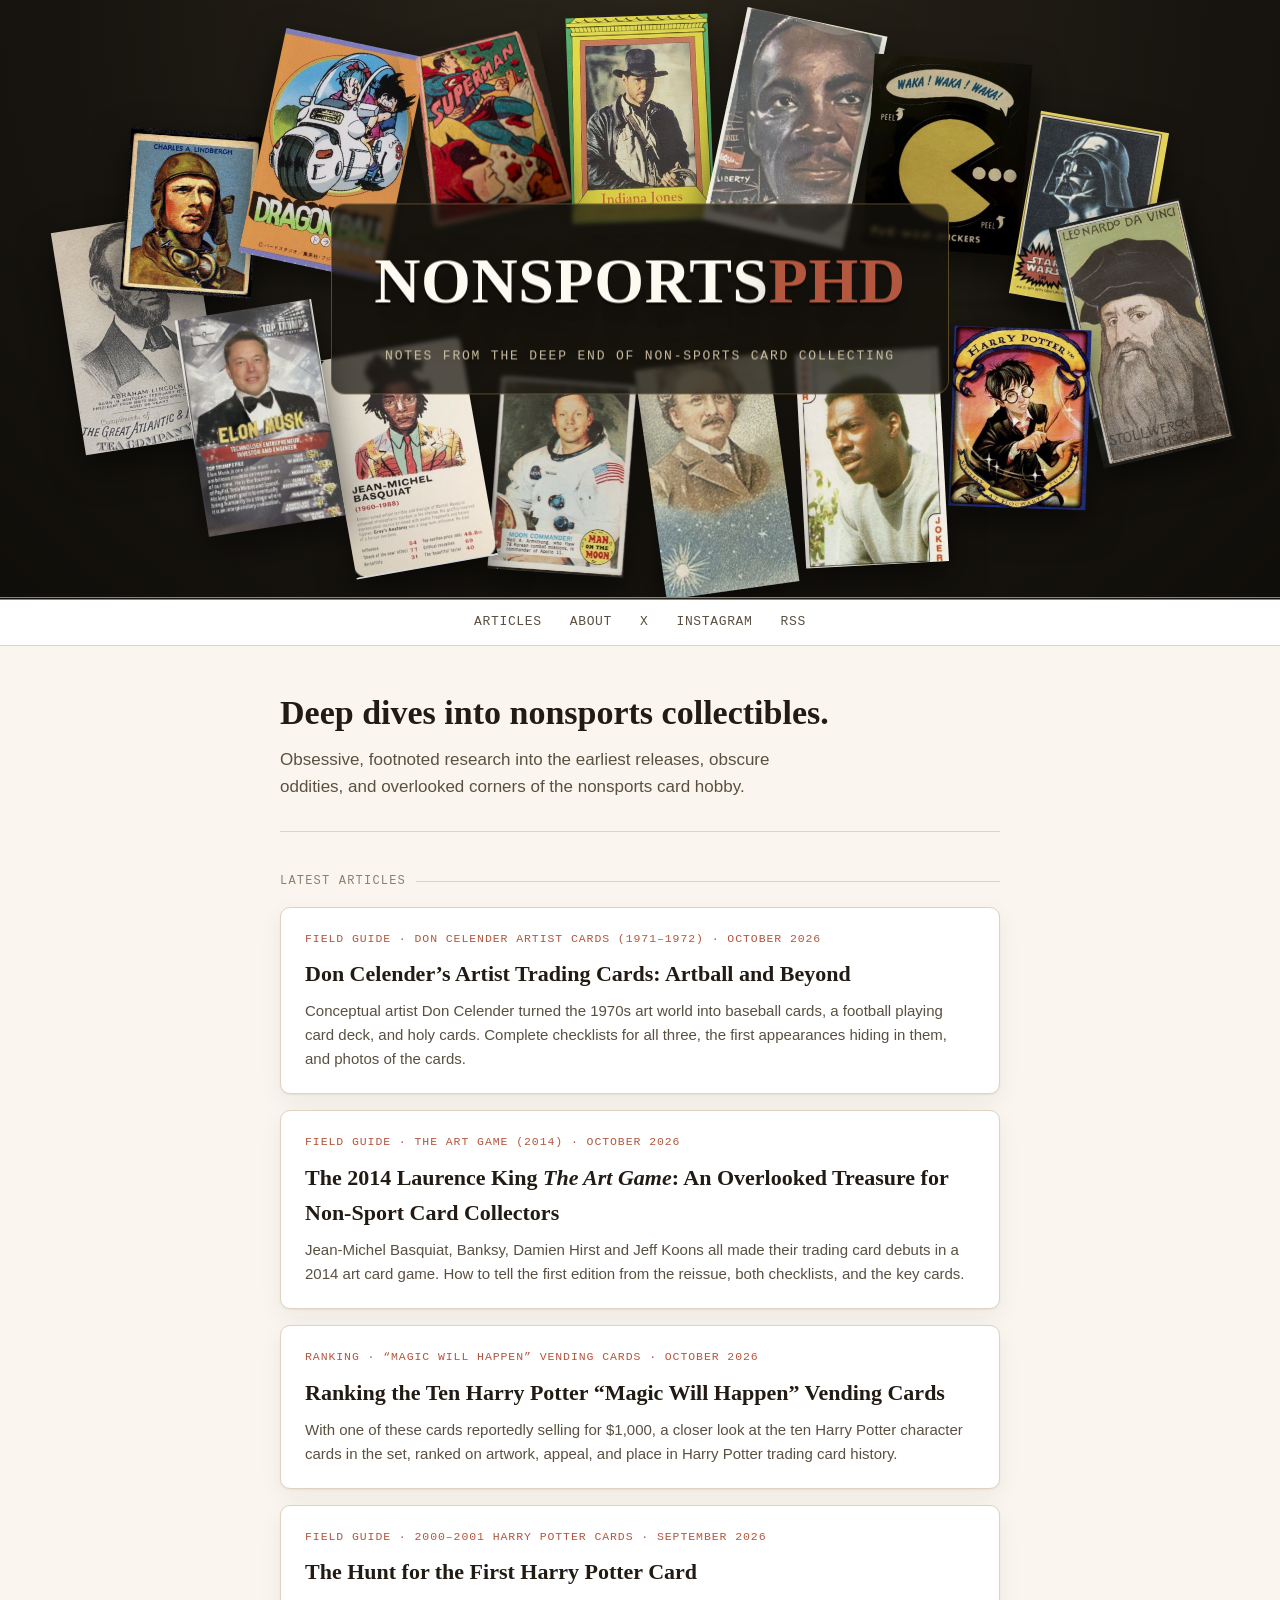
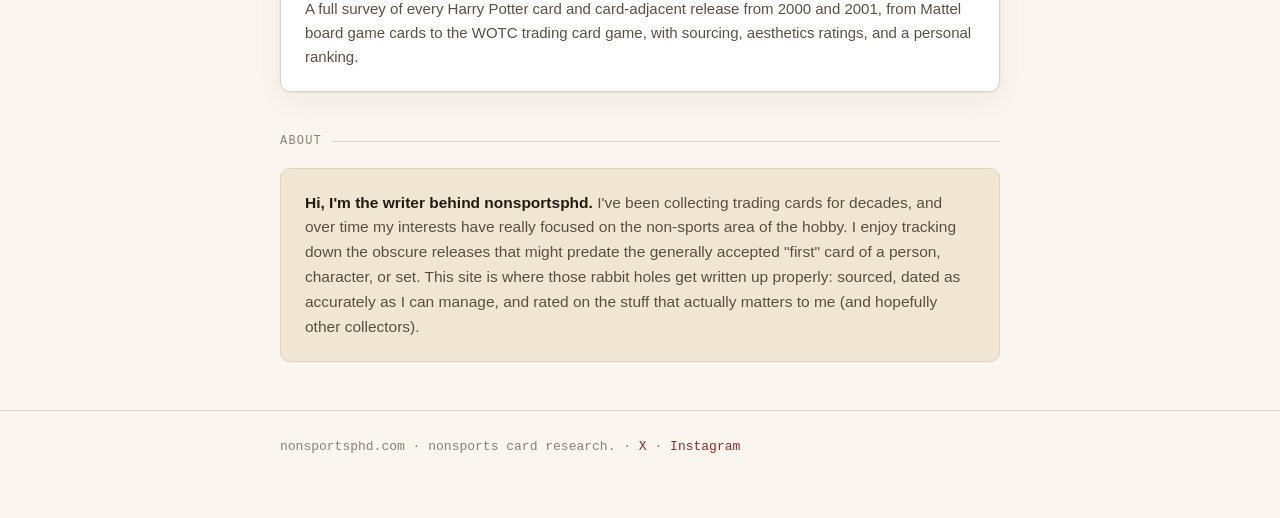
<file: index.html>
<!DOCTYPE html>
<html lang="en">
<head>
<meta charset="UTF-8">
<meta name="viewport" content="width=device-width, initial-scale=1.0">
<title>nonsportsphd &mdash; deep dives into nonsports collectibles</title>
<meta name="description" content="Obsessively researched deep dives into nonsports trading cards and collectibles: first appearances, obscure releases, and the stories behind them.">
<link rel="canonical" href="https://nonsportsphd.com/">
<meta name="robots" content="index, follow">
<link rel="alternate" type="application/rss+xml" title="nonsportsphd" href="/feed.xml">

<meta property="og:type" content="website">
<meta property="og:site_name" content="nonsportsphd">
<meta property="og:title" content="nonsportsphd &mdash; deep dives into nonsports collectibles">
<meta property="og:description" content="Obsessively researched deep dives into nonsports trading cards and collectibles: first appearances, obscure releases, and the stories behind them.">
<meta property="og:url" content="https://nonsportsphd.com/">
<meta property="og:image" content="https://nonsportsphd.com/images/og-image.jpg">
<meta property="og:image:width" content="1200">
<meta property="og:image:height" content="630">

<meta name="twitter:card" content="summary_large_image">
<meta name="twitter:site" content="@nonsportsphd">
<meta name="twitter:title" content="nonsportsphd &mdash; deep dives into nonsports collectibles">
<meta name="twitter:description" content="Obsessively researched deep dives into nonsports trading cards and collectibles: first appearances, obscure releases, and the stories behind them.">
<meta name="twitter:image" content="https://nonsportsphd.com/images/og-image.jpg">

<link rel="icon" href="data:image/svg+xml,<svg xmlns=%22http://www.w3.org/2000/svg%22 viewBox=%220 0 100 100%22><rect width=%22100%22 height=%22100%22 rx=%2218%22 fill=%22%238a2f2f%22/><text x=%2250%22 y=%2266%22 font-size=%2255%22 text-anchor=%22middle%22 fill=%22%23faf6ef%22 font-family=%22Georgia,serif%22>N</text></svg>">
<link rel="stylesheet" href="css/style.css">

<script type="application/ld+json">
{
  "@context": "https://schema.org",
  "@type": "WebSite",
  "name": "nonsportsphd",
  "url": "https://nonsportsphd.com/",
  "description": "Obsessively researched deep dives into nonsports trading cards and collectibles: first appearances, obscure releases, and the stories behind them.",
  "sameAs": [
    "https://x.com/nonsportsphd",
    "https://instagram.com/nonsportsphd"
  ]
}
</script>
</head>
<body>

<header class="collage-hero">
  <div class="cards">
    <img class="card-1" src="images/hero/indiana-jones.jpg" alt="Indiana Jones freelance adventurer card">
    <img class="card-2" src="images/hero/mlk.jpg" alt="Martin Luther King Jr. card">
    <img class="card-3" src="images/hero/pacman-sticker.jpg" alt="Pac-Man waka waka waka sticker">
    <img class="card-4" src="images/hero/vader.jpg" alt="Star Wars Lord Darth Vader card">
    <img class="card-5" src="images/hero/davinci.jpg" alt="Leonardo da Vinci Stollwerck chocolate card">
    <img class="card-6" src="images/hero/mystery-hogwarts.jpg" alt="Harry Potter Mystery at Hogwarts suspect card">
    <img class="card-7" src="images/hero/eddie-murphy.jpg" alt="Eddie Murphy joker playing card">
    <img class="card-8" src="images/hero/einstein.jpg" alt="Professor Albert Einstein card">
    <img class="card-9" src="images/hero/armstrong.jpg" alt="Neil Armstrong Man on the Moon card">
    <img class="card-10" src="images/hero/basquiat.jpg" alt="Jean-Michel Basquiat card">
    <img class="card-11" src="images/hero/musk.jpg" alt="Elon Musk Top Trumps card">
    <img class="card-12" src="images/hero/lincoln.jpg" alt="Abraham Lincoln tea company card">
    <img class="card-13" src="images/hero/lindbergh.jpg" alt="Charles A. Lindbergh card">
    <img class="card-14" src="images/hero/dragonball.jpg" alt="Dragon Ball card">
    <img class="card-15" src="images/hero/superman.png" alt="Superman comic card">
  </div>
  <div class="hero-copy">
    <div class="hero-plate">
      <h1 class="site-title">NONSPORTS<span>PHD</span></h1>
      <div class="hero-tagline">Notes from the deep end of non-sports card collecting</div>
    </div>
  </div>
</header>

<nav class="site-nav-secondary">
  <div class="wrap">
    <a href="index.html">Articles</a>
    <a href="index.html#about">About</a>
    <a href="https://x.com/nonsportsphd" target="_blank" rel="noopener">X</a>
    <a href="https://instagram.com/nonsportsphd" target="_blank" rel="noopener">Instagram</a>
    <a href="feed.xml">RSS</a>
  </div>
</nav>

<div class="wrap">

  <section class="hero">
    <h1>Deep dives into nonsports collectibles.</h1>
    <p>Obsessive, footnoted research into the earliest releases, obscure oddities, and overlooked corners of the nonsports card hobby.</p>
  </section>

  <div class="section-label">Latest articles</div>

  <ul class="post-list">
    <li>
      <a class="post-card" href="articles/don-celender-artball-artist-trading-cards.html">
        <div class="post-kicker">Field Guide &middot; Don Celender Artist Cards (1971&ndash;1972) &middot; October 2026</div>
        <h3>Don Celender&rsquo;s Artist Trading Cards: Artball and Beyond</h3>
        <p>Conceptual artist Don Celender turned the 1970s art world into baseball cards, a football playing card deck, and holy cards. Complete checklists for all three, the first appearances hiding in them, and photos of the cards.</p>
      </a>
    </li>
    <li>
      <a class="post-card" href="articles/the-art-game-2014-first-appearances.html">
        <div class="post-kicker">Field Guide &middot; The Art Game (2014) &middot; October 2026</div>
        <h3>The 2014 Laurence King <em>The Art Game</em>: An Overlooked Treasure for Non-Sport Card Collectors</h3>
        <p>Jean-Michel Basquiat, Banksy, Damien Hirst and Jeff Koons all made their trading card debuts in a 2014 art card game. How to tell the first edition from the reissue, both checklists, and the key cards.</p>
      </a>
    </li>
    <li>
      <a class="post-card" href="articles/ranking-magic-will-happen-harry-cards.html">
        <div class="post-kicker">Ranking &middot; &ldquo;Magic Will Happen&rdquo; Vending Cards &middot; October 2026</div>
        <h3>Ranking the Ten Harry Potter &ldquo;Magic Will Happen&rdquo; Vending Cards</h3>
        <p>With one of these cards reportedly selling for $1,000, a closer look at the ten Harry Potter character cards in the set, ranked on artwork, appeal, and place in Harry Potter trading card history.</p>
      </a>
    </li>
    <li>
      <a class="post-card" href="articles/first-harry-potter-cards-2000-2001.html">
        <div class="post-kicker">Field Guide &middot; 2000&ndash;2001 Harry Potter Cards &middot; September 2026</div>
        <h3>The Hunt for the First Harry Potter Card</h3>
        <p>A full survey of every Harry Potter card and card-adjacent release from 2000 and 2001, from Mattel board game cards to the WOTC trading card game, with sourcing, aesthetics ratings, and a personal ranking.</p>
      </a>
    </li>
  </ul>

  <div class="section-label" id="about">About</div>
  <div class="about-box">
    <strong>Hi, I'm the writer behind nonsportsphd.</strong> I've been collecting trading cards for decades, and over time my interests have really focused on the non-sports area of the hobby. I enjoy tracking down the obscure releases that might predate the generally accepted "first" card of a person, character, or set. This site is where those rabbit holes get written up properly: sourced, dated as accurately as I can manage, and rated on the stuff that actually matters to me (and hopefully other collectors).
  </div>

</div>

<footer class="site-footer">
  <div class="wrap">
    nonsportsphd.com &middot; nonsports card research. &middot; <a href="https://x.com/nonsportsphd" target="_blank" rel="noopener">X</a> &middot; <a href="https://instagram.com/nonsportsphd" target="_blank" rel="noopener">Instagram</a>
  </div>
</footer>

</body>
</html>
</file>
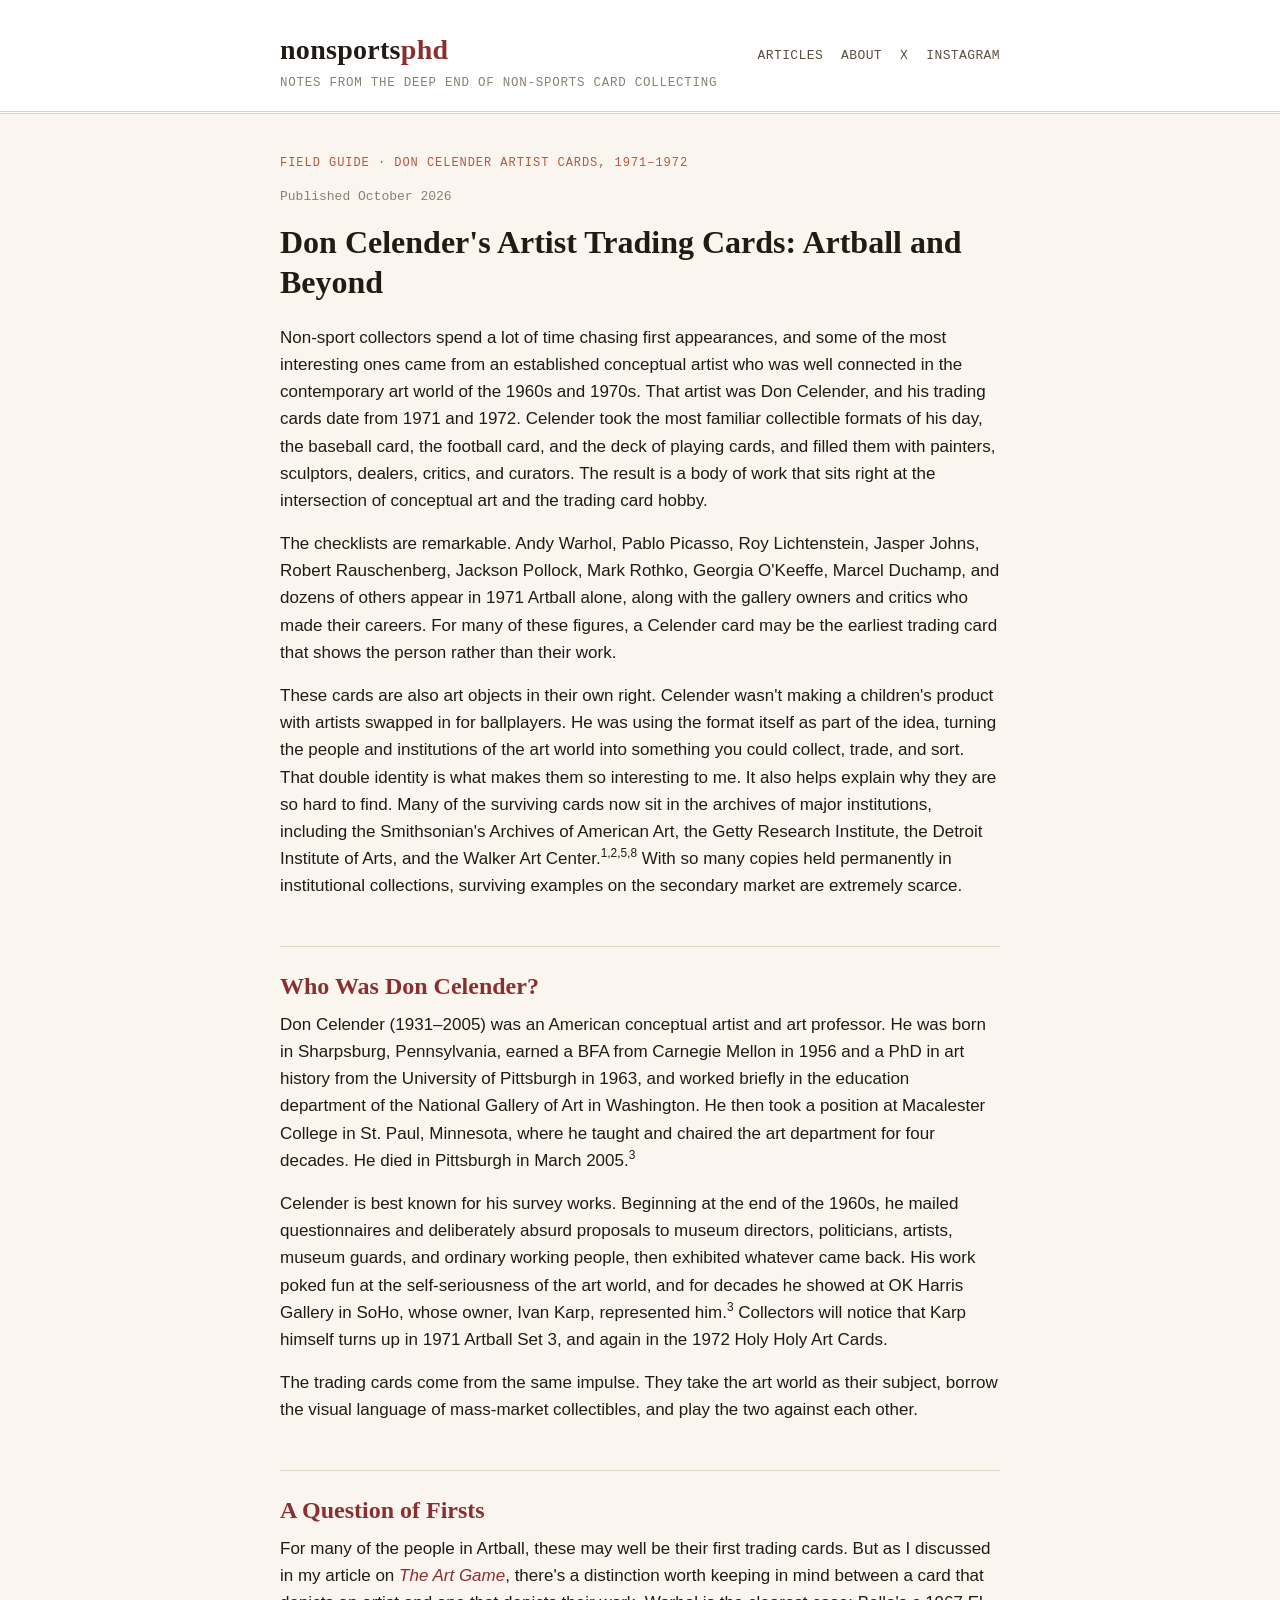
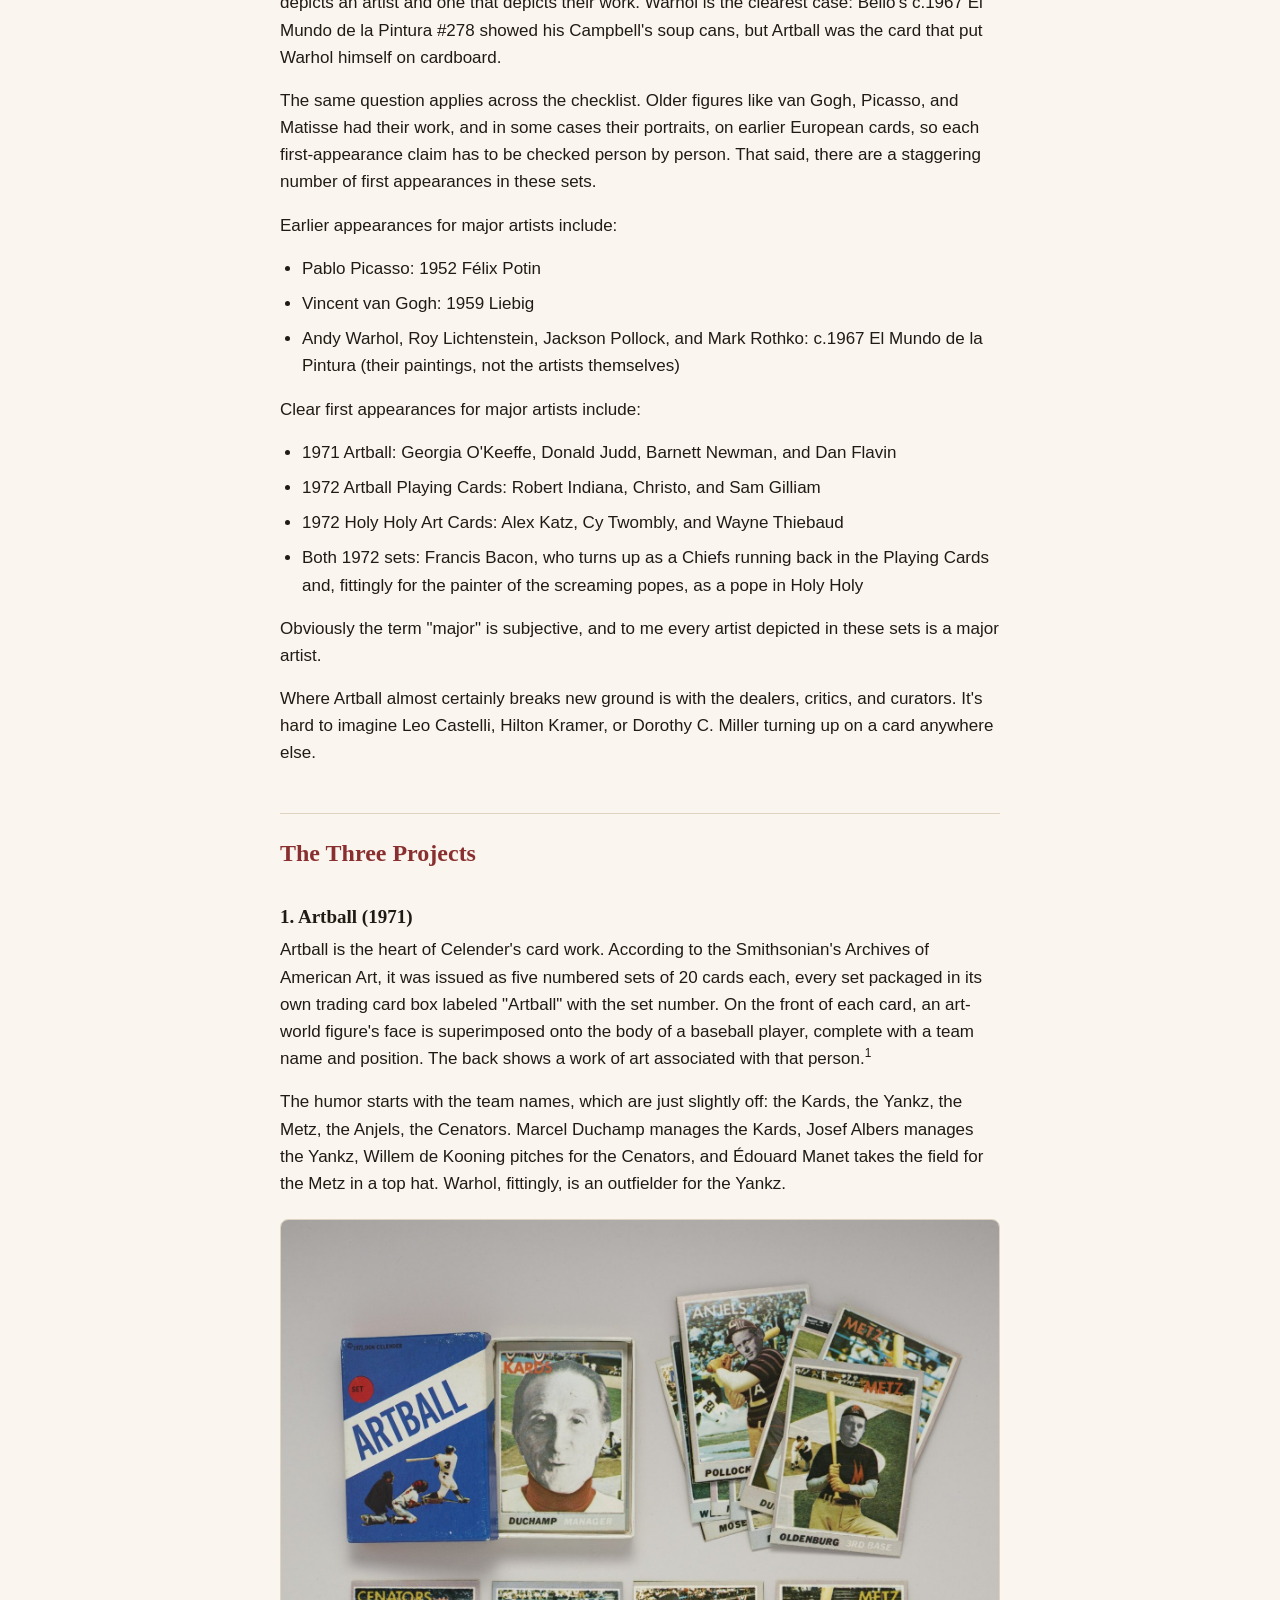
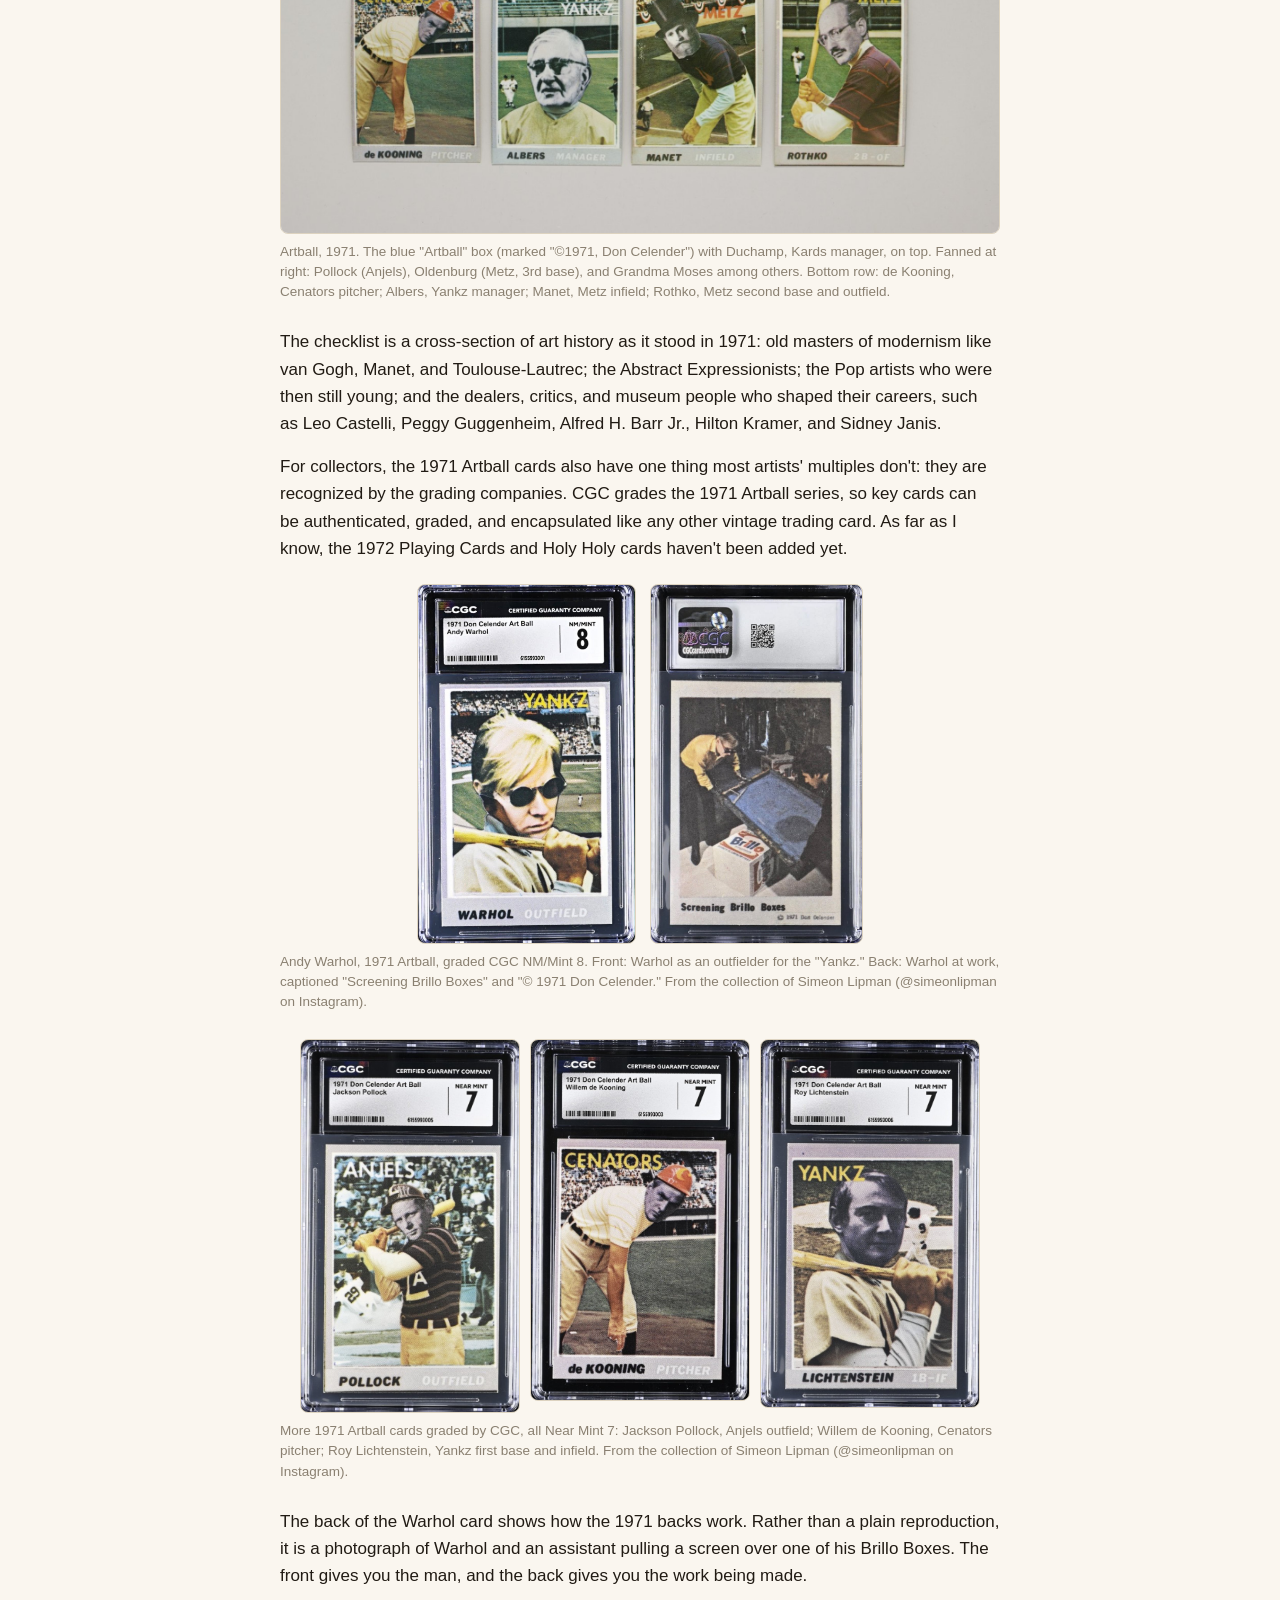
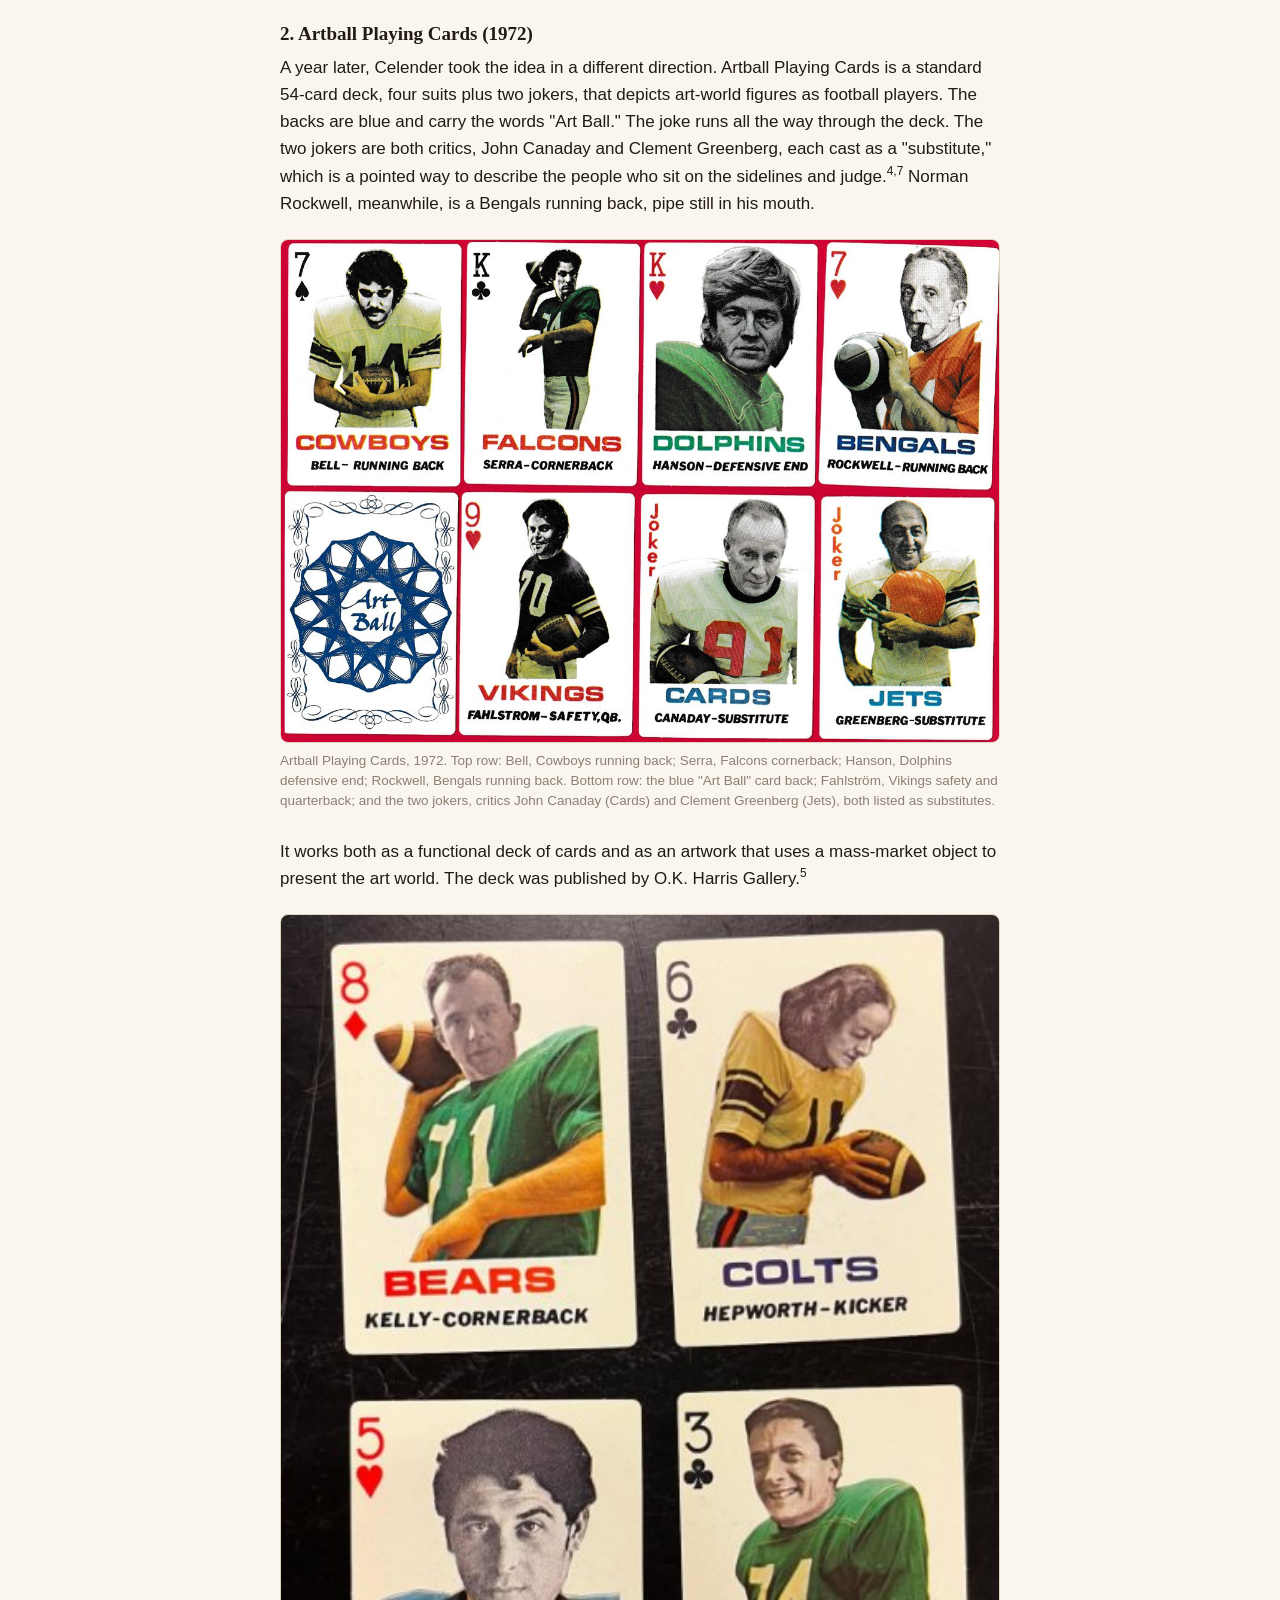
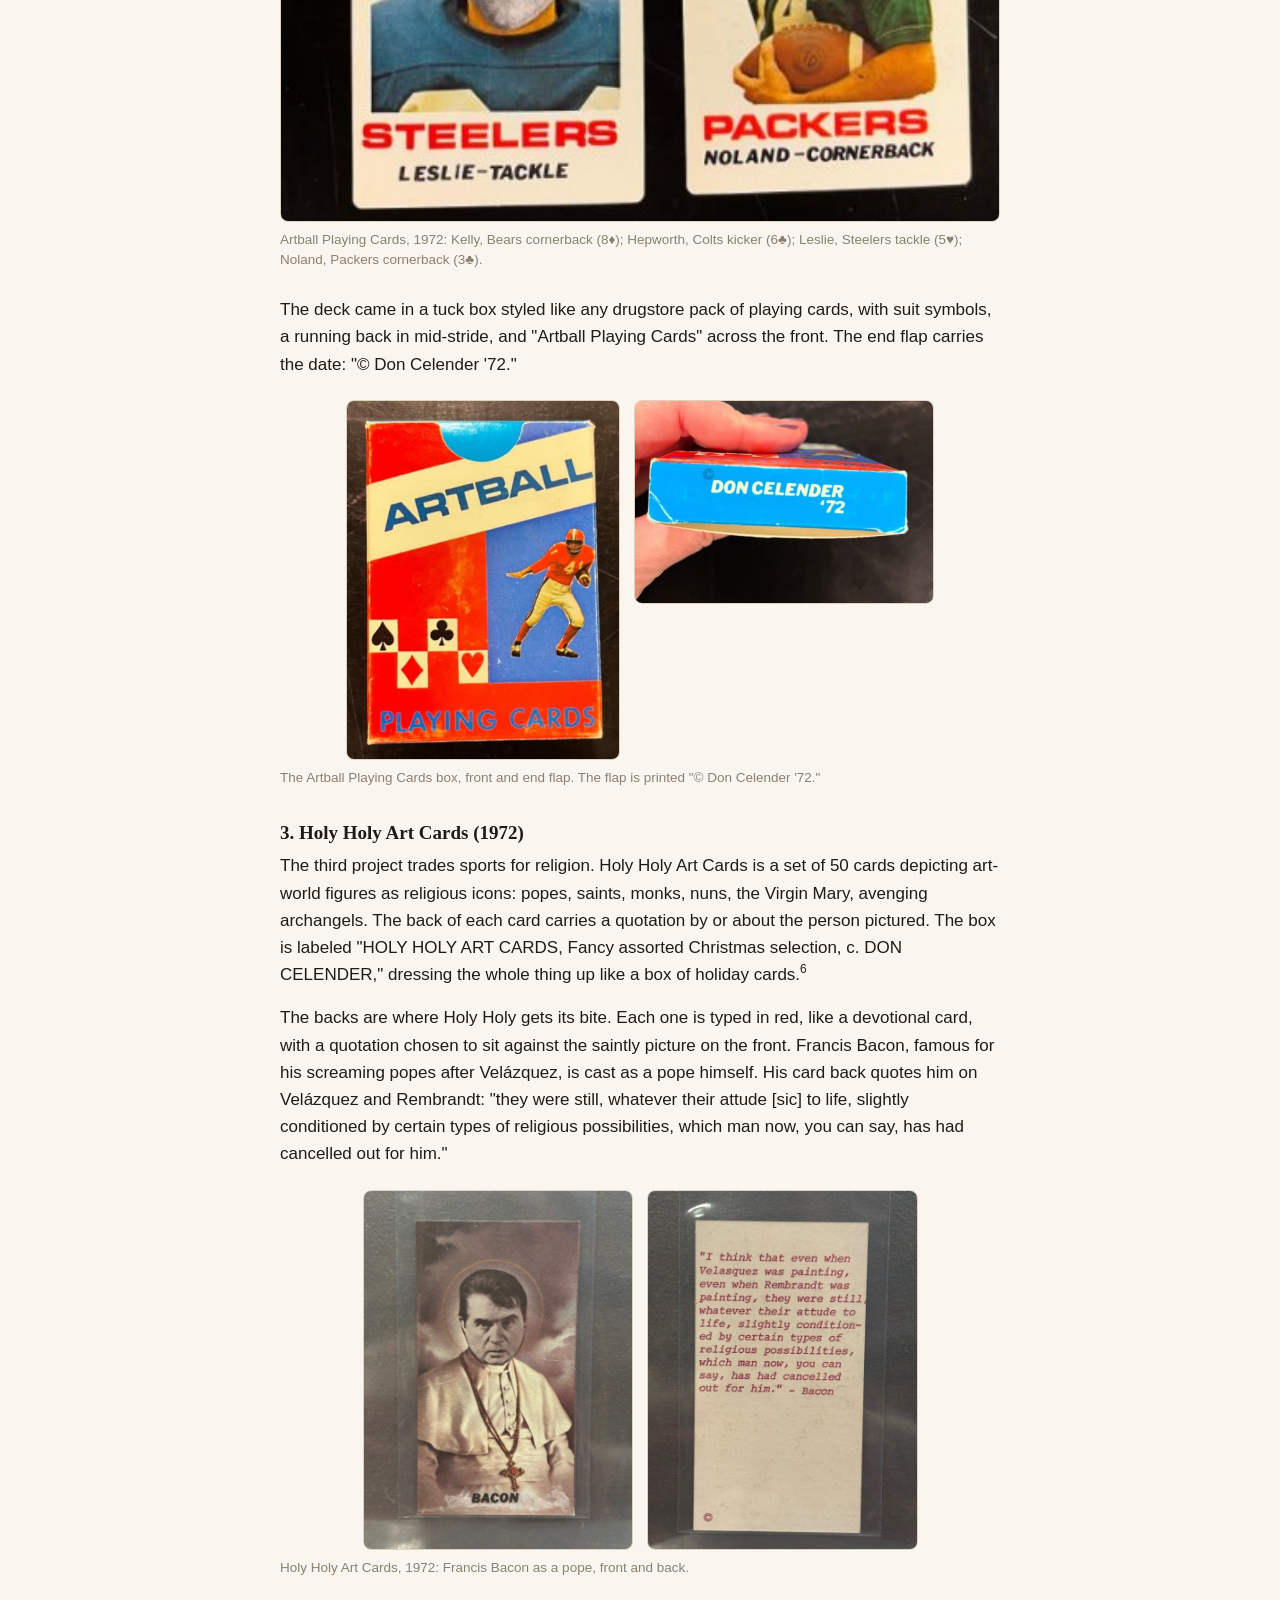
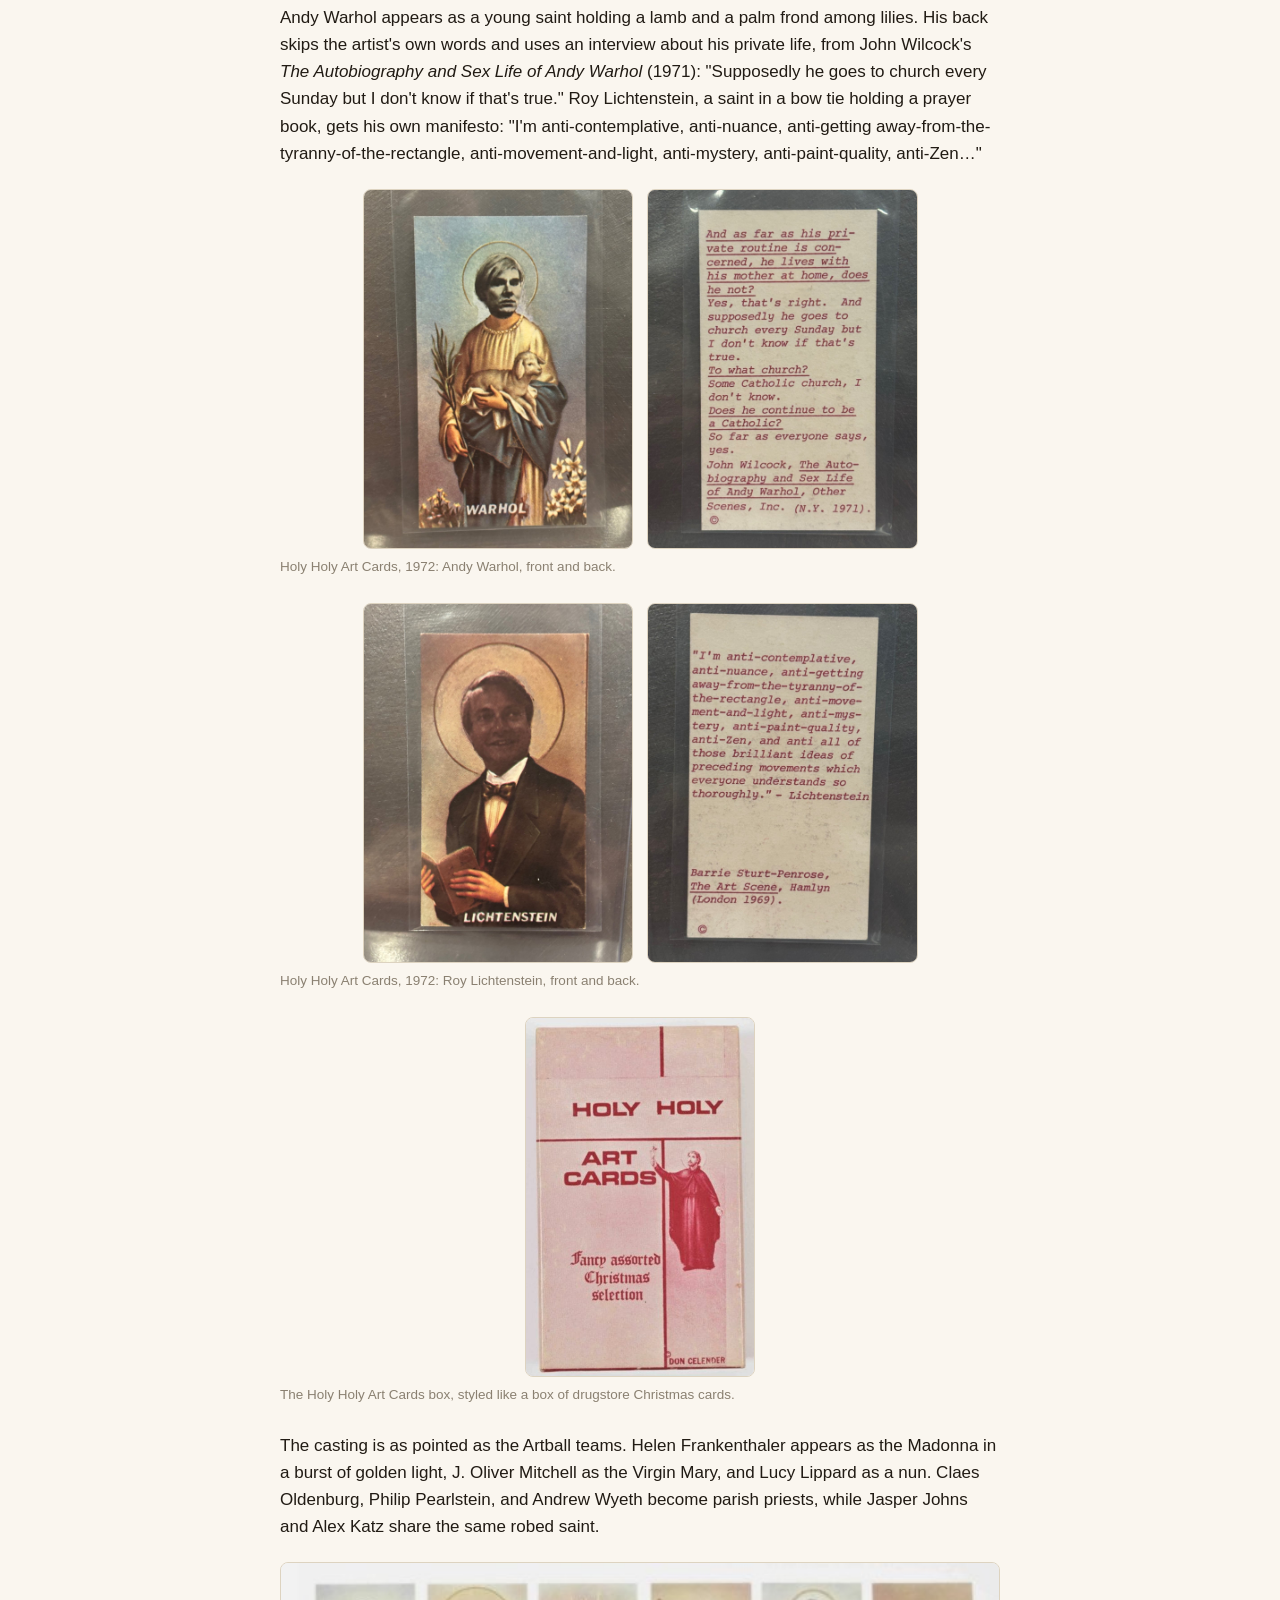
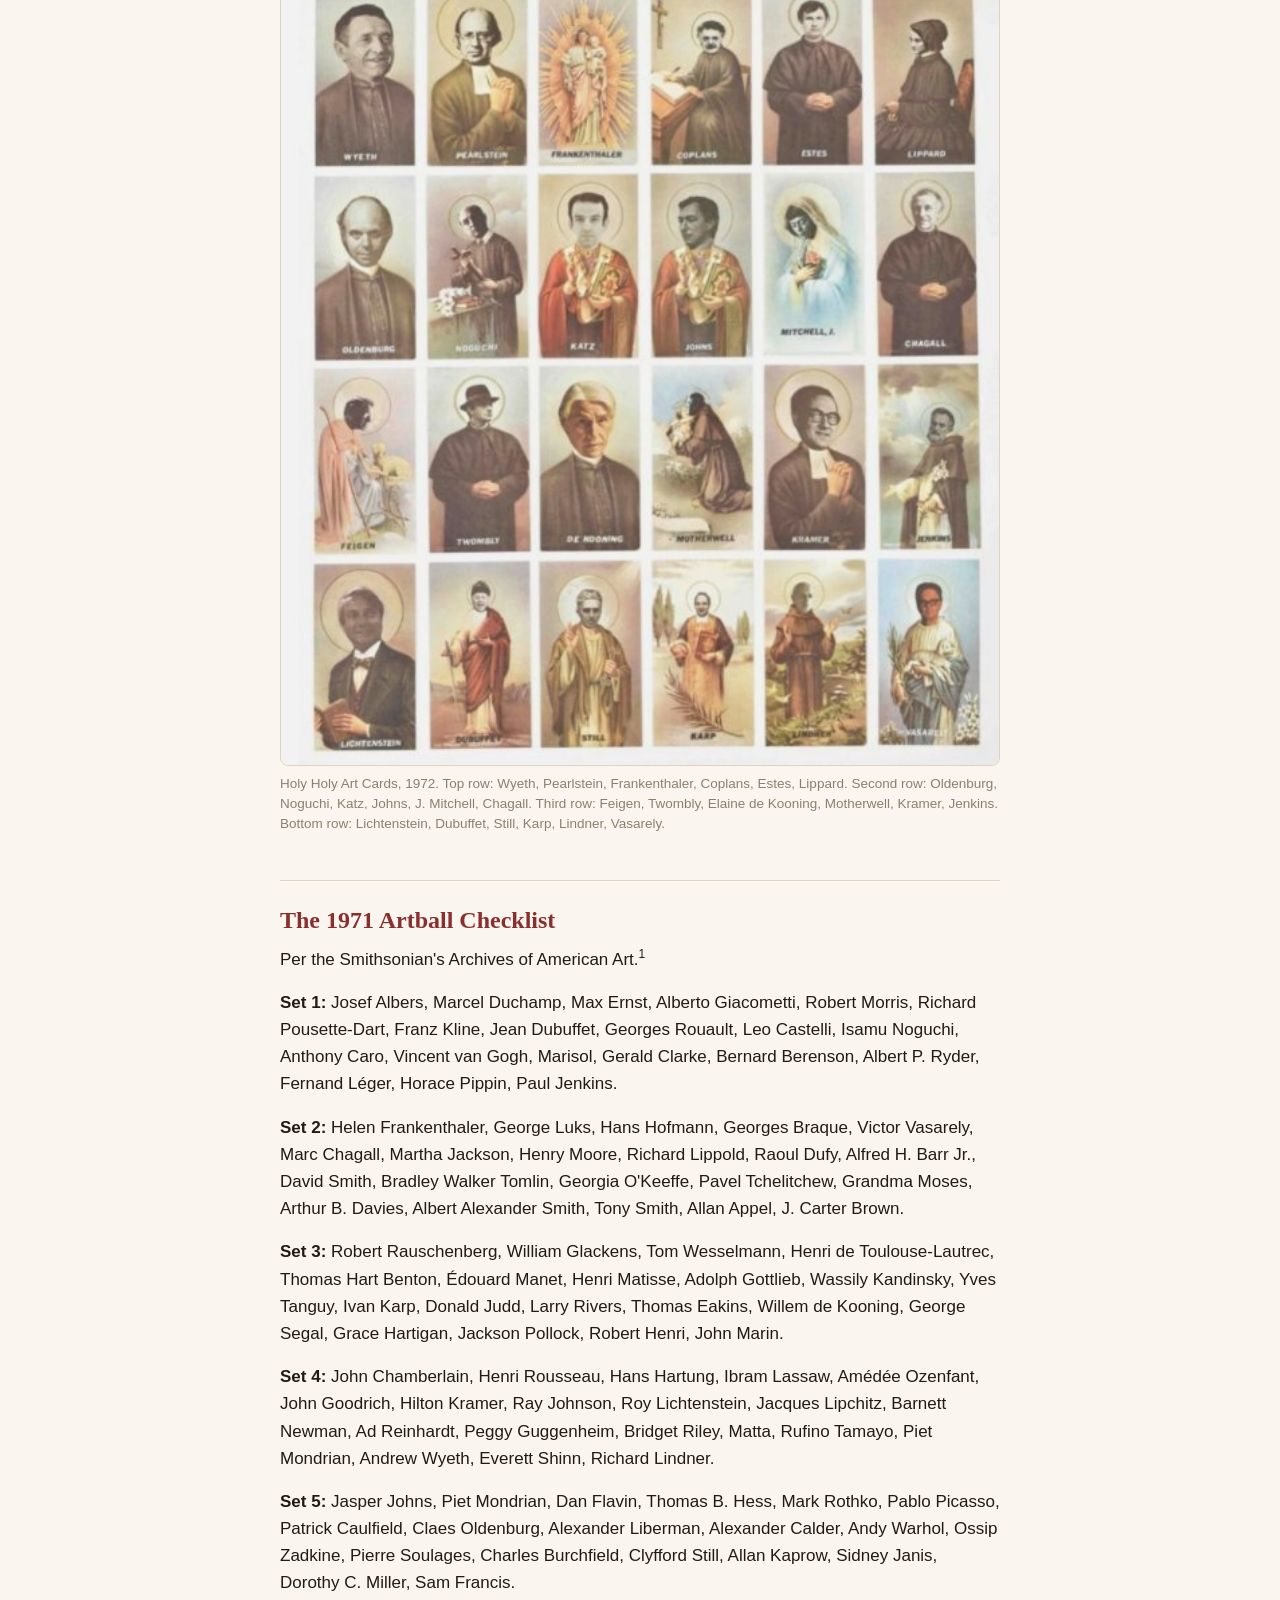
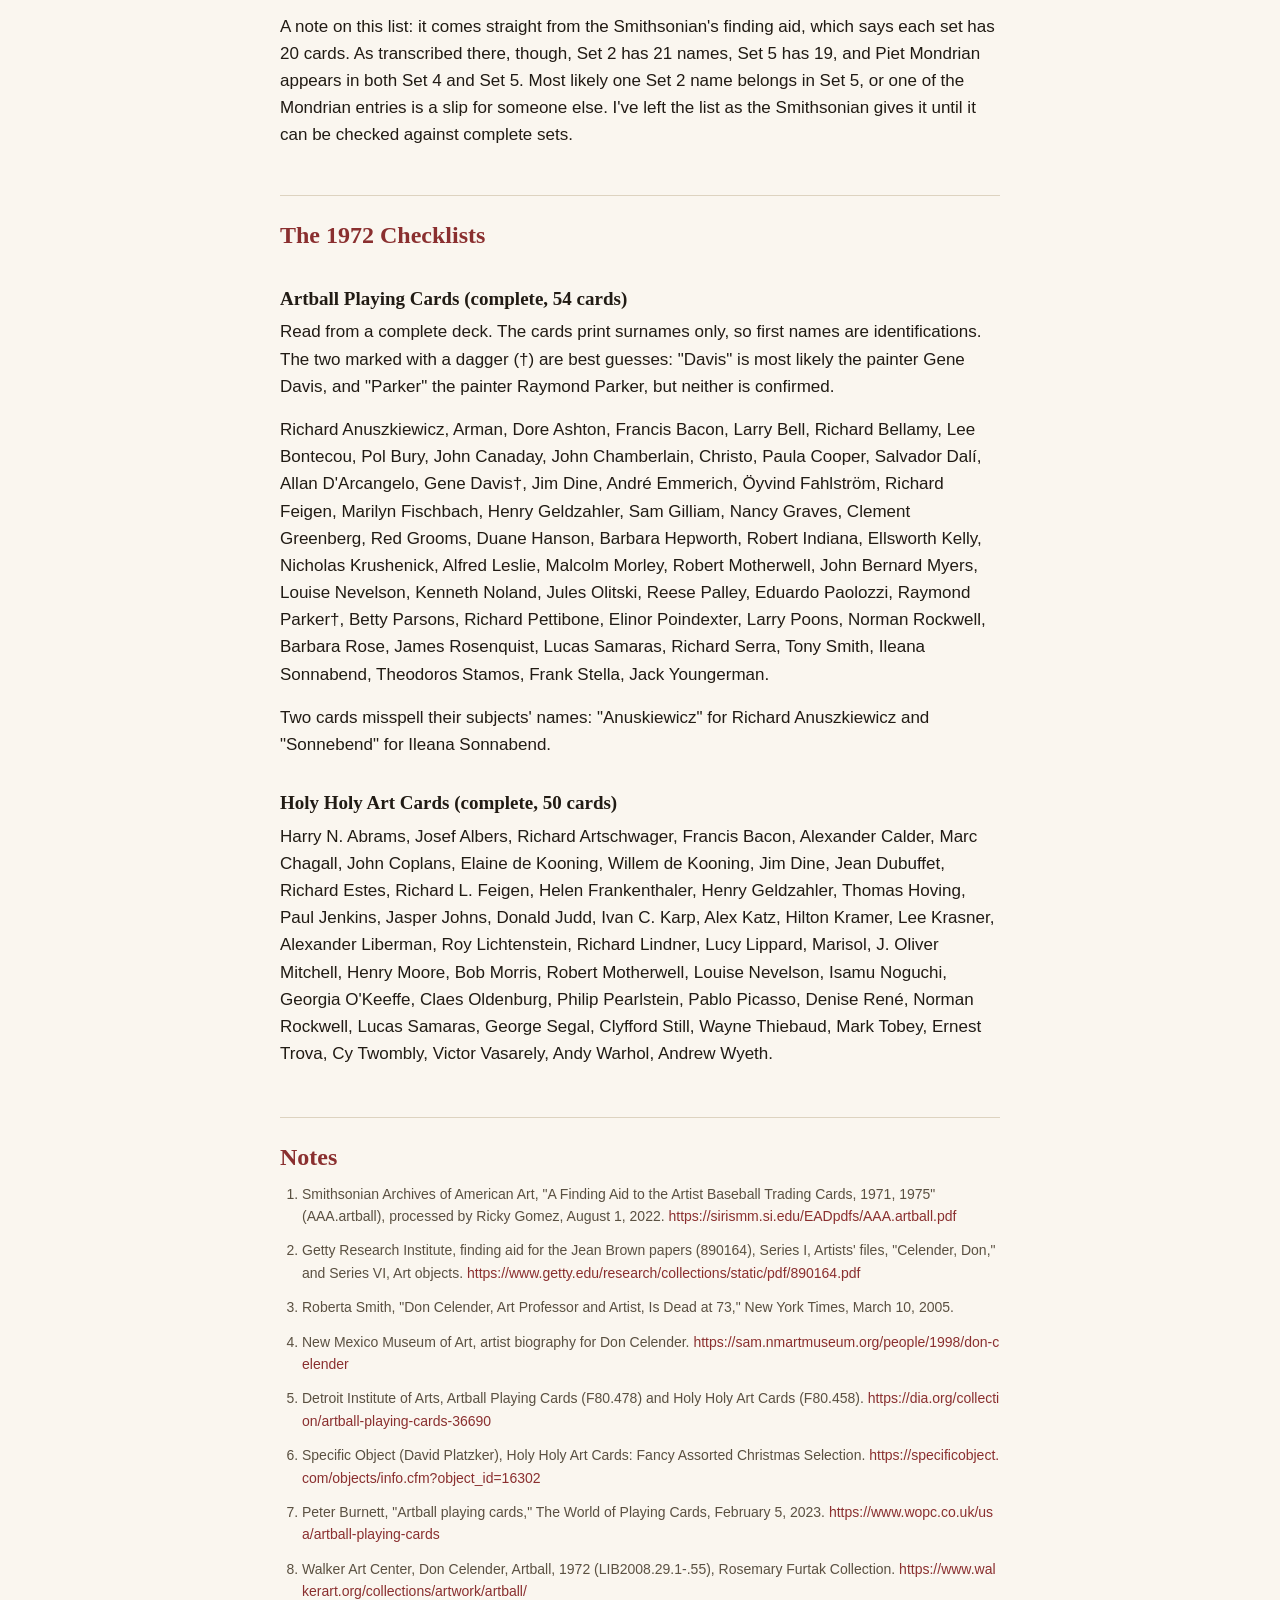
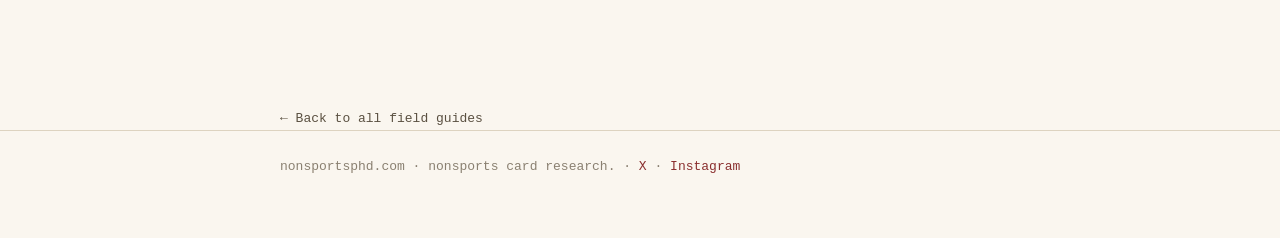
<file: articles/don-celender-artball-artist-trading-cards.html>
<!DOCTYPE html>
<html lang="en">
<head>
<meta charset="UTF-8">
<meta name="viewport" content="width=device-width, initial-scale=1.0">
<title>Don Celender's Artist Trading Cards: Artball and Beyond &mdash; nonsportsphd</title>
<meta name="description" content="Don Celender's 1971 Artball baseball cards, 1972 Artball football playing cards, and 1972 Holy Holy Art Cards: complete checklists, first appearances, and photos.">
<link rel="canonical" href="https://nonsportsphd.com/articles/don-celender-artball-artist-trading-cards.html">
<meta name="robots" content="index, follow">

<meta property="og:type" content="article">
<meta property="og:site_name" content="nonsportsphd">
<meta property="og:title" content="Don Celender's Artist Trading Cards: Artball and Beyond">
<meta property="og:description" content="Don Celender's 1971 Artball baseball cards, 1972 Artball football playing cards, and 1972 Holy Holy Art Cards: complete checklists, first appearances, and photos.">
<meta property="og:url" content="https://nonsportsphd.com/articles/don-celender-artball-artist-trading-cards.html">
<meta property="og:image" content="https://nonsportsphd.com/images/og-image.jpg">
<meta property="og:image:width" content="1200">
<meta property="og:image:height" content="630">

<meta name="twitter:card" content="summary_large_image">
<meta name="twitter:site" content="@nonsportsphd">
<meta name="twitter:title" content="Don Celender's Artist Trading Cards: Artball and Beyond">
<meta name="twitter:description" content="Don Celender's 1971 Artball baseball cards, 1972 Artball football playing cards, and 1972 Holy Holy Art Cards: complete checklists, first appearances, and photos.">
<meta name="twitter:image" content="https://nonsportsphd.com/images/og-image.jpg">

<link rel="icon" href="data:image/svg+xml,<svg xmlns=%22http://www.w3.org/2000/svg%22 viewBox=%220 0 100 100%22><rect width=%22100%22 height=%22100%22 rx=%2218%22 fill=%22%238a2f2f%22/><text x=%2250%22 y=%2266%22 font-size=%2255%22 text-anchor=%22middle%22 fill=%22%23faf6ef%22 font-family=%22Georgia,serif%22>N</text></svg>">
<link rel="alternate" type="application/rss+xml" title="nonsportsphd" href="/feed.xml">
<link rel="stylesheet" href="../css/style.css">
<style>
article.post-body figure{margin:22px 0 26px;text-align:center}
article.post-body img.img-full{max-width:100%;max-height:none;width:100%}
article.post-body .pair{display:flex;gap:14px;justify-content:center;flex-wrap:wrap;align-items:flex-start}
article.post-body .pair img{margin:0 auto}
article.post-body .trio{gap:10px}
article.post-body .trio img{max-width:220px;max-height:none}
@media (max-width:600px){article.post-body .trio img{max-width:160px}}
article.post-body figcaption{font-size:13.5px;line-height:1.5;color:var(--ink-faint);margin-top:8px;text-align:left}
article.post-body i{font-style:italic}
article.post-body sup{font-size:.7em;line-height:0}
article.post-body h2#notes ~ ol a{word-break:break-all}
</style>

<script type="application/ld+json">
{
  "@context": "https://schema.org",
  "@type": "Article",
  "headline": "Don Celender's Artist Trading Cards: Artball and Beyond",
  "description": "Don Celender's 1971 Artball baseball cards, 1972 Artball football playing cards, and 1972 Holy Holy Art Cards: complete checklists, first appearances, and photos.",
  "author": {"@type": "Person", "name": "nonsportsphd"},
  "publisher": {"@type": "Organization", "name": "nonsportsphd"},
  "mainEntityOfPage": "https://nonsportsphd.com/articles/don-celender-artball-artist-trading-cards.html",
  "image": "https://nonsportsphd.com/images/og-image.jpg",
  "datePublished": "2026-10-21"
}
</script>
</head>
<body>

<header class="masthead">
  <div class="wrap">
    <div>
      <div class="wordmark"><a href="../index.html">nonsports<span>phd</span></a></div>
      <div class="tagline">Notes from the deep end of non-sports card collecting</div>
    </div>
    <nav class="site-nav">
      <a href="../index.html">Articles</a>
      <a href="../index.html#about">About</a>
      <a href="https://x.com/nonsportsphd" target="_blank" rel="noopener">X</a>
      <a href="https://instagram.com/nonsportsphd" target="_blank" rel="noopener">Instagram</a>
    </nav>
  </div>
</header>

<div class="wrap">

  <div class="article-header">
    <div class="article-kicker">Field Guide &middot; Don Celender Artist Cards, 1971&ndash;1972</div>
    <div class="article-meta">Published October 2026</div>
  </div>

  <article class="post-body">
<h1>Don Celender's Artist Trading Cards: Artball and Beyond</h1>
<p>Non-sport collectors spend a lot of time chasing first appearances, and some of the most interesting ones came from an established conceptual artist who was well connected in the contemporary art world of the 1960s and 1970s. That artist was Don Celender, and his trading cards date from 1971 and 1972. Celender took the most familiar collectible formats of his day, the baseball card, the football card, and the deck of playing cards, and filled them with painters, sculptors, dealers, critics, and curators. The result is a body of work that sits right at the intersection of conceptual art and the trading card hobby.</p>
<p>The checklists are remarkable. Andy Warhol, Pablo Picasso, Roy Lichtenstein, Jasper Johns, Robert Rauschenberg, Jackson Pollock, Mark Rothko, Georgia O'Keeffe, Marcel Duchamp, and dozens of others appear in 1971 Artball alone, along with the gallery owners and critics who made their careers. For many of these figures, a Celender card may be the earliest trading card that shows the person rather than their work.</p>
<p>These cards are also art objects in their own right. Celender wasn't making a children's product with artists swapped in for ballplayers. He was using the format itself as part of the idea, turning the people and institutions of the art world into something you could collect, trade, and sort. That double identity is what makes them so interesting to me. It also helps explain why they are so hard to find. Many of the surviving cards now sit in the archives of major institutions, including the Smithsonian's Archives of American Art, the Getty Research Institute, the Detroit Institute of Arts, and the Walker Art Center.<sup>1,2,5,8</sup> With so many copies held permanently in institutional collections, surviving examples on the secondary market are extremely scarce.</p>
<h2 id="who-was-don-celender">Who Was Don Celender?</h2>
<p>Don Celender (1931–2005) was an American conceptual artist and art professor. He was born in Sharpsburg, Pennsylvania, earned a BFA from Carnegie Mellon in 1956 and a PhD in art history from the University of Pittsburgh in 1963, and worked briefly in the education department of the National Gallery of Art in Washington. He then took a position at Macalester College in St. Paul, Minnesota, where he taught and chaired the art department for four decades. He died in Pittsburgh in March 2005.<sup>3</sup></p>
<p>Celender is best known for his survey works. Beginning at the end of the 1960s, he mailed questionnaires and deliberately absurd proposals to museum directors, politicians, artists, museum guards, and ordinary working people, then exhibited whatever came back. His work poked fun at the self-seriousness of the art world, and for decades he showed at OK Harris Gallery in SoHo, whose owner, Ivan Karp, represented him.<sup>3</sup> Collectors will notice that Karp himself turns up in 1971 Artball Set 3, and again in the 1972 Holy Holy Art Cards.</p>
<p>The trading cards come from the same impulse. They take the art world as their subject, borrow the visual language of mass-market collectibles, and play the two against each other.</p>
<h2 id="a-question-of-firsts">A Question of Firsts</h2>
<p>For many of the people in Artball, these may well be their first trading cards. But as I discussed in my article on <a href="the-art-game-2014-first-appearances.html"><i>The Art Game</i></a>, there's a distinction worth keeping in mind between a card that depicts an artist and one that depicts their work. Warhol is the clearest case: Bello's c.1967 El Mundo de la Pintura #278 showed his Campbell's soup cans, but Artball was the card that put Warhol himself on cardboard.</p>
<p>The same question applies across the checklist. Older figures like van Gogh, Picasso, and Matisse had their work, and in some cases their portraits, on earlier European cards, so each first-appearance claim has to be checked person by person. That said, there are a staggering number of first appearances in these sets.</p>
<p>Earlier appearances for major artists include:</p>
<ul>
<li>Pablo Picasso: 1952 Félix Potin</li>
<li>Vincent van Gogh: 1959 Liebig</li>
<li>Andy Warhol, Roy Lichtenstein, Jackson Pollock, and Mark Rothko: c.1967 El Mundo de la Pintura (their paintings, not the artists themselves)</li>
</ul>
<p>Clear first appearances for major artists include:</p>
<ul>
<li>1971 Artball: Georgia O'Keeffe, Donald Judd, Barnett Newman, and Dan Flavin</li>
<li>1972 Artball Playing Cards: Robert Indiana, Christo, and Sam Gilliam</li>
<li>1972 Holy Holy Art Cards: Alex Katz, Cy Twombly, and Wayne Thiebaud</li>
<li>Both 1972 sets: Francis Bacon, who turns up as a Chiefs running back in the Playing Cards and, fittingly for the painter of the screaming popes, as a pope in Holy Holy</li>
</ul>
<p>Obviously the term "major" is subjective, and to me every artist depicted in these sets is a major artist.</p>
<p>Where Artball almost certainly breaks new ground is with the dealers, critics, and curators. It's hard to imagine Leo Castelli, Hilton Kramer, or Dorothy C. Miller turning up on a card anywhere else.</p>
<h2 id="the-three-projects">The Three Projects</h2>
<h3 id="1-artball-1971">1. Artball (1971)</h3>
<p>Artball is the heart of Celender's card work. According to the Smithsonian's Archives of American Art, it was issued as five numbered sets of 20 cards each, every set packaged in its own trading card box labeled "Artball" with the set number. On the front of each card, an art-world figure's face is superimposed onto the body of a baseball player, complete with a team name and position. The back shows a work of art associated with that person.<sup>1</sup></p>
<p>The humor starts with the team names, which are just slightly off: the Kards, the Yankz, the Metz, the Anjels, the Cenators. Marcel Duchamp manages the Kards, Josef Albers manages the Yankz, Willem de Kooning pitches for the Cenators, and Édouard Manet takes the field for the Metz in a top hat. Warhol, fittingly, is an outfielder for the Yankz.</p>
<figure><img class="img-full" src="./images/artball-1971-box-and-cards.jpg" alt="The 1971 Artball box, marked &quot;©1971, Don Celender,&quot; with cards including Duchamp, Pollock, Oldenburg, de Kooning, Albers, Manet, and Rothko." loading="lazy" /><figcaption>Artball, 1971. The blue "Artball" box (marked "©1971, Don Celender") with Duchamp, Kards manager, on top. Fanned at right: Pollock (Anjels), Oldenburg (Metz, 3rd base), and Grandma Moses among others. Bottom row: de Kooning, Cenators pitcher; Albers, Yankz manager; Manet, Metz infield; Rothko, Metz second base and outfield.</figcaption></figure>
<p>The checklist is a cross-section of art history as it stood in 1971: old masters of modernism like van Gogh, Manet, and Toulouse-Lautrec; the Abstract Expressionists; the Pop artists who were then still young; and the dealers, critics, and museum people who shaped their careers, such as Leo Castelli, Peggy Guggenheim, Alfred H. Barr Jr., Hilton Kramer, and Sidney Janis.</p>
<p>For collectors, the 1971 Artball cards also have one thing most artists' multiples don't: they are recognized by the grading companies. CGC grades the 1971 Artball series, so key cards can be authenticated, graded, and encapsulated like any other vintage trading card. As far as I know, the 1972 Playing Cards and Holy Holy cards haven't been added yet.</p>
<figure><div class="pair"><div><img class="img-lg" src="./images/artball-1971-warhol-cgc8-front.jpg" alt="Andy Warhol 1971 Artball card graded CGC NM/Mint 8: Warhol in dark glasses holding a bat, &quot;YANKZ&quot; across the top, &quot;WARHOL OUTFIELD&quot; at the bottom." loading="lazy" /></div><div><img class="img-lg" src="./images/artball-1971-warhol-cgc8-back.jpg" alt="Back of the CGC-graded Warhol Artball card: a photo of Warhol at work, captioned &quot;Screening Brillo Boxes, © 1971 Don Celender.&quot;" loading="lazy" /></div></div><figcaption>Andy Warhol, 1971 Artball, graded CGC NM/Mint 8. Front: Warhol as an outfielder for the "Yankz." Back: Warhol at work, captioned "Screening Brillo Boxes" and "© 1971 Don Celender." From the collection of Simeon Lipman (@simeonlipman on Instagram).</figcaption></figure>
<figure><div class="pair trio"><div><img class="img-lg" src="./images/artball-1971-pollock-cgc7.jpg" alt="Jackson Pollock 1971 Artball card graded CGC Near Mint 7: Pollock batting for the &quot;Anjels,&quot; &quot;POLLOCK OUTFIELD&quot; at the bottom." loading="lazy" /></div><div><img class="img-lg" src="./images/artball-1971-dekooning-cgc7.jpg" alt="Willem de Kooning 1971 Artball card graded CGC Near Mint 7: de Kooning in a batting helmet for the &quot;Cenators,&quot; &quot;de KOONING PITCHER&quot; at the bottom." loading="lazy" /></div><div><img class="img-lg" src="./images/artball-1971-lichtenstein-cgc7.jpg" alt="Roy Lichtenstein 1971 Artball card graded CGC Near Mint 7: Lichtenstein with a bat for the &quot;Yankz,&quot; &quot;LICHTENSTEIN 1B-IF&quot; at the bottom." loading="lazy" /></div></div><figcaption>More 1971 Artball cards graded by CGC, all Near Mint 7: Jackson Pollock, Anjels outfield; Willem de Kooning, Cenators pitcher; Roy Lichtenstein, Yankz first base and infield. From the collection of Simeon Lipman (@simeonlipman on Instagram).</figcaption></figure>
<p>The back of the Warhol card shows how the 1971 backs work. Rather than a plain reproduction, it is a photograph of Warhol and an assistant pulling a screen over one of his Brillo Boxes. The front gives you the man, and the back gives you the work being made.</p>
<h3 id="2-artball-playing-cards-1972">2. Artball Playing Cards (1972)</h3>
<p>A year later, Celender took the idea in a different direction. Artball Playing Cards is a standard 54-card deck, four suits plus two jokers, that depicts art-world figures as football players. The backs are blue and carry the words "Art Ball." The joke runs all the way through the deck. The two jokers are both critics, John Canaday and Clement Greenberg, each cast as a "substitute," which is a pointed way to describe the people who sit on the sidelines and judge.<sup>4,7</sup> Norman Rockwell, meanwhile, is a Bengals running back, pipe still in his mouth.</p>
<figure><img class="img-full" src="./images/artball-1972-jokers-and-back.jpg" alt="Seven Artball Playing Cards and the blue &quot;Art Ball&quot; card back: Bell (Cowboys), Serra (Falcons), Hanson (Dolphins), Rockwell (Bengals), Fahlström (Vikings), and the two jokers, Canaday (Cards) and Greenberg (Jets)." loading="lazy" /><figcaption>Artball Playing Cards, 1972. Top row: Bell, Cowboys running back; Serra, Falcons cornerback; Hanson, Dolphins defensive end; Rockwell, Bengals running back. Bottom row: the blue "Art Ball" card back; Fahlström, Vikings safety and quarterback; and the two jokers, critics John Canaday (Cards) and Clement Greenberg (Jets), both listed as substitutes.</figcaption></figure>
<p>It works both as a functional deck of cards and as an artwork that uses a mass-market object to present the art world. The deck was published by O.K. Harris Gallery.<sup>5</sup></p>
<figure><img class="img-full" src="./images/artball-1972-kelly-hepworth-leslie-noland.jpg" alt="Four Artball Playing Cards: Kelly (Bears), Hepworth (Colts), Leslie (Steelers), and Noland (Packers)." loading="lazy" /><figcaption>Artball Playing Cards, 1972: Kelly, Bears cornerback (8♦); Hepworth, Colts kicker (6♣); Leslie, Steelers tackle (5♥); Noland, Packers cornerback (3♣).</figcaption></figure>
<p>The deck came in a tuck box styled like any drugstore pack of playing cards, with suit symbols, a running back in mid-stride, and "Artball Playing Cards" across the front. The end flap carries the date: "© Don Celender '72."</p>
<figure><div class="pair"><div><img class="img-lg" src="./images/artball-1972-box-front.jpg" alt="Front of the Artball Playing Cards box: &quot;ARTBALL&quot; across a white band, four suit symbols, a football player in a red uniform, and &quot;PLAYING CARDS&quot; at the bottom." loading="lazy" /></div><div><img class="img-lg" src="./images/artball-1972-box-side.jpg" alt="End of the Artball Playing Cards box, printed &quot;© DON CELENDER '72.&quot;" loading="lazy" /></div></div><figcaption>The Artball Playing Cards box, front and end flap. The flap is printed "© Don Celender '72."</figcaption></figure>
<h3 id="3-holy-holy-art-cards-1972">3. Holy Holy Art Cards (1972)</h3>
<p>The third project trades sports for religion. Holy Holy Art Cards is a set of 50 cards depicting art-world figures as religious icons: popes, saints, monks, nuns, the Virgin Mary, avenging archangels. The back of each card carries a quotation by or about the person pictured. The box is labeled "HOLY HOLY ART CARDS, Fancy assorted Christmas selection, c. DON CELENDER," dressing the whole thing up like a box of holiday cards.<sup>6</sup></p>
<p>The backs are where Holy Holy gets its bite. Each one is typed in red, like a devotional card, with a quotation chosen to sit against the saintly picture on the front. Francis Bacon, famous for his screaming popes after Velázquez, is cast as a pope himself. His card back quotes him on Velázquez and Rembrandt: "they were still, whatever their attude [sic] to life, slightly conditioned by certain types of religious possibilities, which man now, you can say, has had cancelled out for him."</p>
<figure><div class="pair"><div><img class="img-lg" src="./images/holy-holy-bacon-front.jpg" alt="Holy Holy Art Card of Francis Bacon as a pope, with a gold halo and pectoral cross, captioned &quot;BACON.&quot;" loading="lazy" /></div><div><img class="img-lg" src="./images/holy-holy-bacon-back.jpg" alt="Back of the Bacon card: a typed red quotation from Bacon about Velázquez, Rembrandt, and &quot;religious possibilities.&quot;" loading="lazy" /></div></div><figcaption>Holy Holy Art Cards, 1972: Francis Bacon as a pope, front and back.</figcaption></figure>
<p>Andy Warhol appears as a young saint holding a lamb and a palm frond among lilies. His back skips the artist's own words and uses an interview about his private life, from John Wilcock's <i>The Autobiography and Sex Life of Andy Warhol</i> (1971): "Supposedly he goes to church every Sunday but I don't know if that's true." Roy Lichtenstein, a saint in a bow tie holding a prayer book, gets his own manifesto: "I'm anti-contemplative, anti-nuance, anti-getting away-from-the-tyranny-of-the-rectangle, anti-movement-and-light, anti-mystery, anti-paint-quality, anti-Zen…"</p>
<figure><div class="pair"><div><img class="img-lg" src="./images/holy-holy-warhol-front.jpg" alt="Holy Holy Art Card of Andy Warhol as a haloed young saint holding a lamb and a palm frond, captioned &quot;WARHOL.&quot;" loading="lazy" /></div><div><img class="img-lg" src="./images/holy-holy-warhol-back.jpg" alt="Back of the Warhol card: a typed red interview excerpt about Warhol living with his mother and going to church, credited to John Wilcock, The Autobiography and Sex Life of Andy Warhol, Other Scenes, 1971." loading="lazy" /></div></div><figcaption>Holy Holy Art Cards, 1972: Andy Warhol, front and back.</figcaption></figure>
<figure><div class="pair"><div><img class="img-lg" src="./images/holy-holy-lichtenstein-front.jpg" alt="Holy Holy Art Card of Roy Lichtenstein as a haloed saint in a bow tie holding a book, captioned &quot;LICHTENSTEIN.&quot;" loading="lazy" /></div><div><img class="img-lg" src="./images/holy-holy-lichtenstein-back.jpg" alt="Back of the Lichtenstein card: his typed &quot;I'm anti-contemplative…&quot; quotation, credited to Barrie Sturt-Penrose, The Art Scene, Hamlyn, London 1969." loading="lazy" /></div></div><figcaption>Holy Holy Art Cards, 1972: Roy Lichtenstein, front and back.</figcaption></figure>
<figure><img class="img-lg" src="./images/holy-holy-box.jpg" alt="The Holy Holy Art Cards box: &quot;HOLY HOLY ART CARDS, Fancy assorted Christmas selection,&quot; with a red-tinted saint and &quot;© Don Celender.&quot;" loading="lazy" /><figcaption>The Holy Holy Art Cards box, styled like a box of drugstore Christmas cards.</figcaption></figure>
<p>The casting is as pointed as the Artball teams. Helen Frankenthaler appears as the Madonna in a burst of golden light, J. Oliver Mitchell as the Virgin Mary, and Lucy Lippard as a nun. Claes Oldenburg, Philip Pearlstein, and Andrew Wyeth become parish priests, while Jasper Johns and Alex Katz share the same robed saint.</p>
<figure><img class="img-full" src="./images/holy-holy-cards.jpg" alt="Twenty-four Holy Holy Art Cards showing art-world figures as saints, priests, nuns, and the Madonna." loading="lazy" /><figcaption>Holy Holy Art Cards, 1972. Top row: Wyeth, Pearlstein, Frankenthaler, Coplans, Estes, Lippard. Second row: Oldenburg, Noguchi, Katz, Johns, J. Mitchell, Chagall. Third row: Feigen, Twombly, Elaine de Kooning, Motherwell, Kramer, Jenkins. Bottom row: Lichtenstein, Dubuffet, Still, Karp, Lindner, Vasarely.</figcaption></figure>
<h2 id="the-1971-artball-checklist">The 1971 Artball Checklist</h2>
<p>Per the Smithsonian's Archives of American Art.<sup>1</sup></p>
<p><strong>Set 1:</strong> Josef Albers, Marcel Duchamp, Max Ernst, Alberto Giacometti, Robert Morris, Richard Pousette-Dart, Franz Kline, Jean Dubuffet, Georges Rouault, Leo Castelli, Isamu Noguchi, Anthony Caro, Vincent van Gogh, Marisol, Gerald Clarke, Bernard Berenson, Albert P. Ryder, Fernand Léger, Horace Pippin, Paul Jenkins.</p>
<p><strong>Set 2:</strong> Helen Frankenthaler, George Luks, Hans Hofmann, Georges Braque, Victor Vasarely, Marc Chagall, Martha Jackson, Henry Moore, Richard Lippold, Raoul Dufy, Alfred H. Barr Jr., David Smith, Bradley Walker Tomlin, Georgia O'Keeffe, Pavel Tchelitchew, Grandma Moses, Arthur B. Davies, Albert Alexander Smith, Tony Smith, Allan Appel, J. Carter Brown.</p>
<p><strong>Set 3:</strong> Robert Rauschenberg, William Glackens, Tom Wesselmann, Henri de Toulouse-Lautrec, Thomas Hart Benton, Édouard Manet, Henri Matisse, Adolph Gottlieb, Wassily Kandinsky, Yves Tanguy, Ivan Karp, Donald Judd, Larry Rivers, Thomas Eakins, Willem de Kooning, George Segal, Grace Hartigan, Jackson Pollock, Robert Henri, John Marin.</p>
<p><strong>Set 4:</strong> John Chamberlain, Henri Rousseau, Hans Hartung, Ibram Lassaw, Amédée Ozenfant, John Goodrich, Hilton Kramer, Ray Johnson, Roy Lichtenstein, Jacques Lipchitz, Barnett Newman, Ad Reinhardt, Peggy Guggenheim, Bridget Riley, Matta, Rufino Tamayo, Piet Mondrian, Andrew Wyeth, Everett Shinn, Richard Lindner.</p>
<p><strong>Set 5:</strong> Jasper Johns, Piet Mondrian, Dan Flavin, Thomas B. Hess, Mark Rothko, Pablo Picasso, Patrick Caulfield, Claes Oldenburg, Alexander Liberman, Alexander Calder, Andy Warhol, Ossip Zadkine, Pierre Soulages, Charles Burchfield, Clyfford Still, Allan Kaprow, Sidney Janis, Dorothy C. Miller, Sam Francis.</p>
<p>A note on this list: it comes straight from the Smithsonian's finding aid, which says each set has 20 cards. As transcribed there, though, Set 2 has 21 names, Set 5 has 19, and Piet Mondrian appears in both Set 4 and Set 5. Most likely one Set 2 name belongs in Set 5, or one of the Mondrian entries is a slip for someone else. I've left the list as the Smithsonian gives it until it can be checked against complete sets.</p>
<h2 id="the-1972-checklists">The 1972 Checklists</h2>
<h3 id="artball-playing-cards-complete-54-cards">Artball Playing Cards (complete, 54 cards)</h3>
<p>Read from a complete deck. The cards print surnames only, so first names are identifications. The two marked with a dagger (†) are best guesses: "Davis" is most likely the painter Gene Davis, and "Parker" the painter Raymond Parker, but neither is confirmed.</p>
<p>Richard Anuszkiewicz, Arman, Dore Ashton, Francis Bacon, Larry Bell, Richard Bellamy, Lee Bontecou, Pol Bury, John Canaday, John Chamberlain, Christo, Paula Cooper, Salvador Dalí, Allan D'Arcangelo, Gene Davis†, Jim Dine, André Emmerich, Öyvind Fahlström, Richard Feigen, Marilyn Fischbach, Henry Geldzahler, Sam Gilliam, Nancy Graves, Clement Greenberg, Red Grooms, Duane Hanson, Barbara Hepworth, Robert Indiana, Ellsworth Kelly, Nicholas Krushenick, Alfred Leslie, Malcolm Morley, Robert Motherwell, John Bernard Myers, Louise Nevelson, Kenneth Noland, Jules Olitski, Reese Palley, Eduardo Paolozzi, Raymond Parker†, Betty Parsons, Richard Pettibone, Elinor Poindexter, Larry Poons, Norman Rockwell, Barbara Rose, James Rosenquist, Lucas Samaras, Richard Serra, Tony Smith, Ileana Sonnabend, Theodoros Stamos, Frank Stella, Jack Youngerman.</p>
<p>Two cards misspell their subjects' names: "Anuskiewicz" for Richard Anuszkiewicz and "Sonnebend" for Ileana Sonnabend.</p>
<h3 id="holy-holy-art-cards-complete-50-cards">Holy Holy Art Cards (complete, 50 cards)</h3>
<p>Harry N. Abrams, Josef Albers, Richard Artschwager, Francis Bacon, Alexander Calder, Marc Chagall, John Coplans, Elaine de Kooning, Willem de Kooning, Jim Dine, Jean Dubuffet, Richard Estes, Richard L. Feigen, Helen Frankenthaler, Henry Geldzahler, Thomas Hoving, Paul Jenkins, Jasper Johns, Donald Judd, Ivan C. Karp, Alex Katz, Hilton Kramer, Lee Krasner, Alexander Liberman, Roy Lichtenstein, Richard Lindner, Lucy Lippard, Marisol, J. Oliver Mitchell, Henry Moore, Bob Morris, Robert Motherwell, Louise Nevelson, Isamu Noguchi, Georgia O'Keeffe, Claes Oldenburg, Philip Pearlstein, Pablo Picasso, Denise René, Norman Rockwell, Lucas Samaras, George Segal, Clyfford Still, Wayne Thiebaud, Mark Tobey, Ernest Trova, Cy Twombly, Victor Vasarely, Andy Warhol, Andrew Wyeth.</p>
<h2 id="notes">Notes</h2>
<ol>
<li>Smithsonian Archives of American Art, "A Finding Aid to the Artist Baseball Trading Cards, 1971, 1975" (AAA.artball), processed by Ricky Gomez, August 1, 2022. <a href="https://sirismm.si.edu/EADpdfs/AAA.artball.pdf" target="_blank" rel="noopener">https://sirismm.si.edu/EADpdfs/AAA.artball.pdf</a></li>
<li>Getty Research Institute, finding aid for the Jean Brown papers (890164), Series I, Artists' files, "Celender, Don," and Series VI, Art objects. <a href="https://www.getty.edu/research/collections/static/pdf/890164.pdf" target="_blank" rel="noopener">https://www.getty.edu/research/collections/static/pdf/890164.pdf</a></li>
<li>Roberta Smith, "Don Celender, Art Professor and Artist, Is Dead at 73," New York Times, March 10, 2005.</li>
<li>New Mexico Museum of Art, artist biography for Don Celender. <a href="https://sam.nmartmuseum.org/people/1998/don-celender" target="_blank" rel="noopener">https://sam.nmartmuseum.org/people/1998/don-celender</a></li>
<li>Detroit Institute of Arts, Artball Playing Cards (F80.478) and Holy Holy Art Cards (F80.458). <a href="https://dia.org/collection/artball-playing-cards-36690" target="_blank" rel="noopener">https://dia.org/collection/artball-playing-cards-36690</a></li>
<li>Specific Object (David Platzker), Holy Holy Art Cards: Fancy Assorted Christmas Selection. <a href="https://specificobject.com/objects/info.cfm?object_id=16302" target="_blank" rel="noopener">https://specificobject.com/objects/info.cfm?object_id=16302</a></li>
<li>Peter Burnett, "Artball playing cards," The World of Playing Cards, February 5, 2023. <a href="https://www.wopc.co.uk/usa/artball-playing-cards" target="_blank" rel="noopener">https://www.wopc.co.uk/usa/artball-playing-cards</a></li>
<li>Walker Art Center, Don Celender, Artball, 1972 (LIB2008.29.1-.55), Rosemary Furtak Collection. <a href="https://www.walkerart.org/collections/artwork/artball/" target="_blank" rel="noopener">https://www.walkerart.org/collections/artwork/artball/</a></li>
</ol>
  </article>

  <a class="back-link" href="../index.html">&larr; Back to all field guides</a>

</div>

<footer class="site-footer">
  <div class="wrap">
    nonsportsphd.com &middot; nonsports card research. &middot; <a href="https://x.com/nonsportsphd" target="_blank" rel="noopener">X</a> &middot; <a href="https://instagram.com/nonsportsphd" target="_blank" rel="noopener">Instagram</a>
  </div>
</footer>

</body>
</html>
</file>
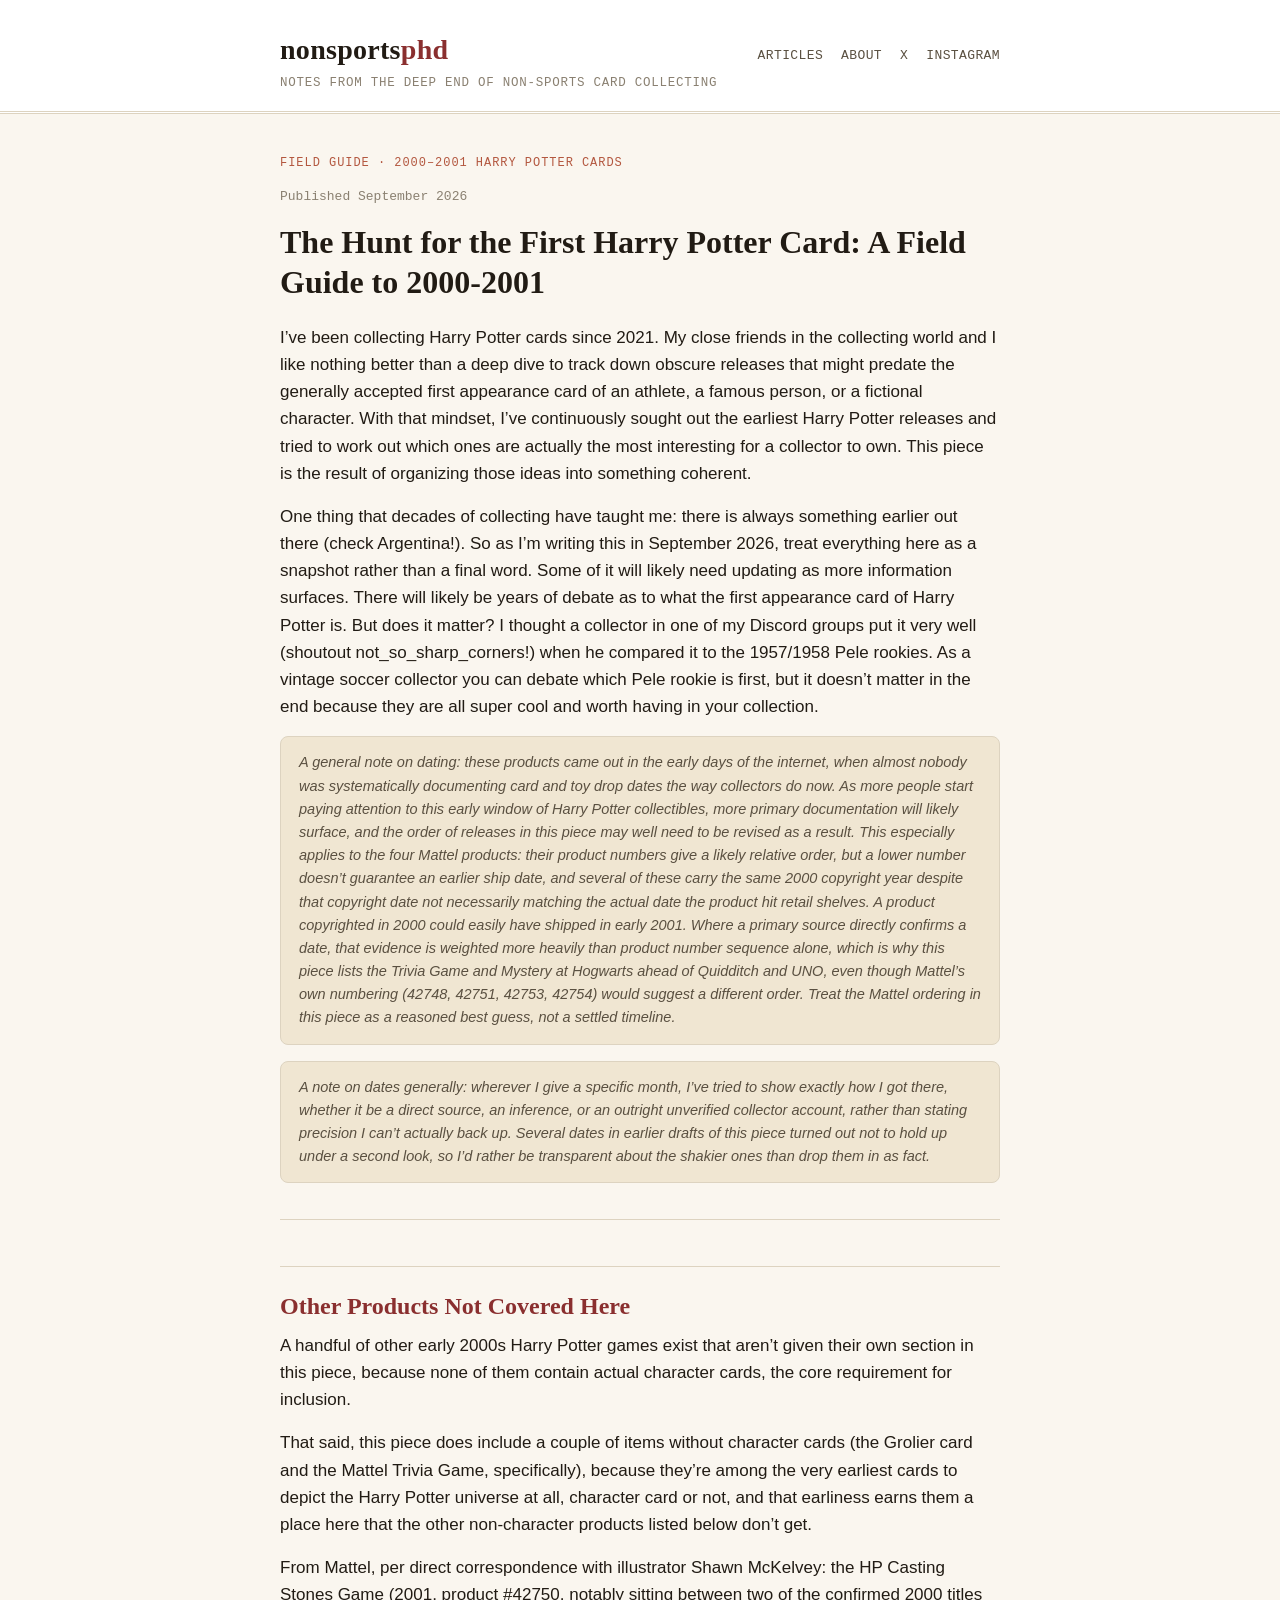
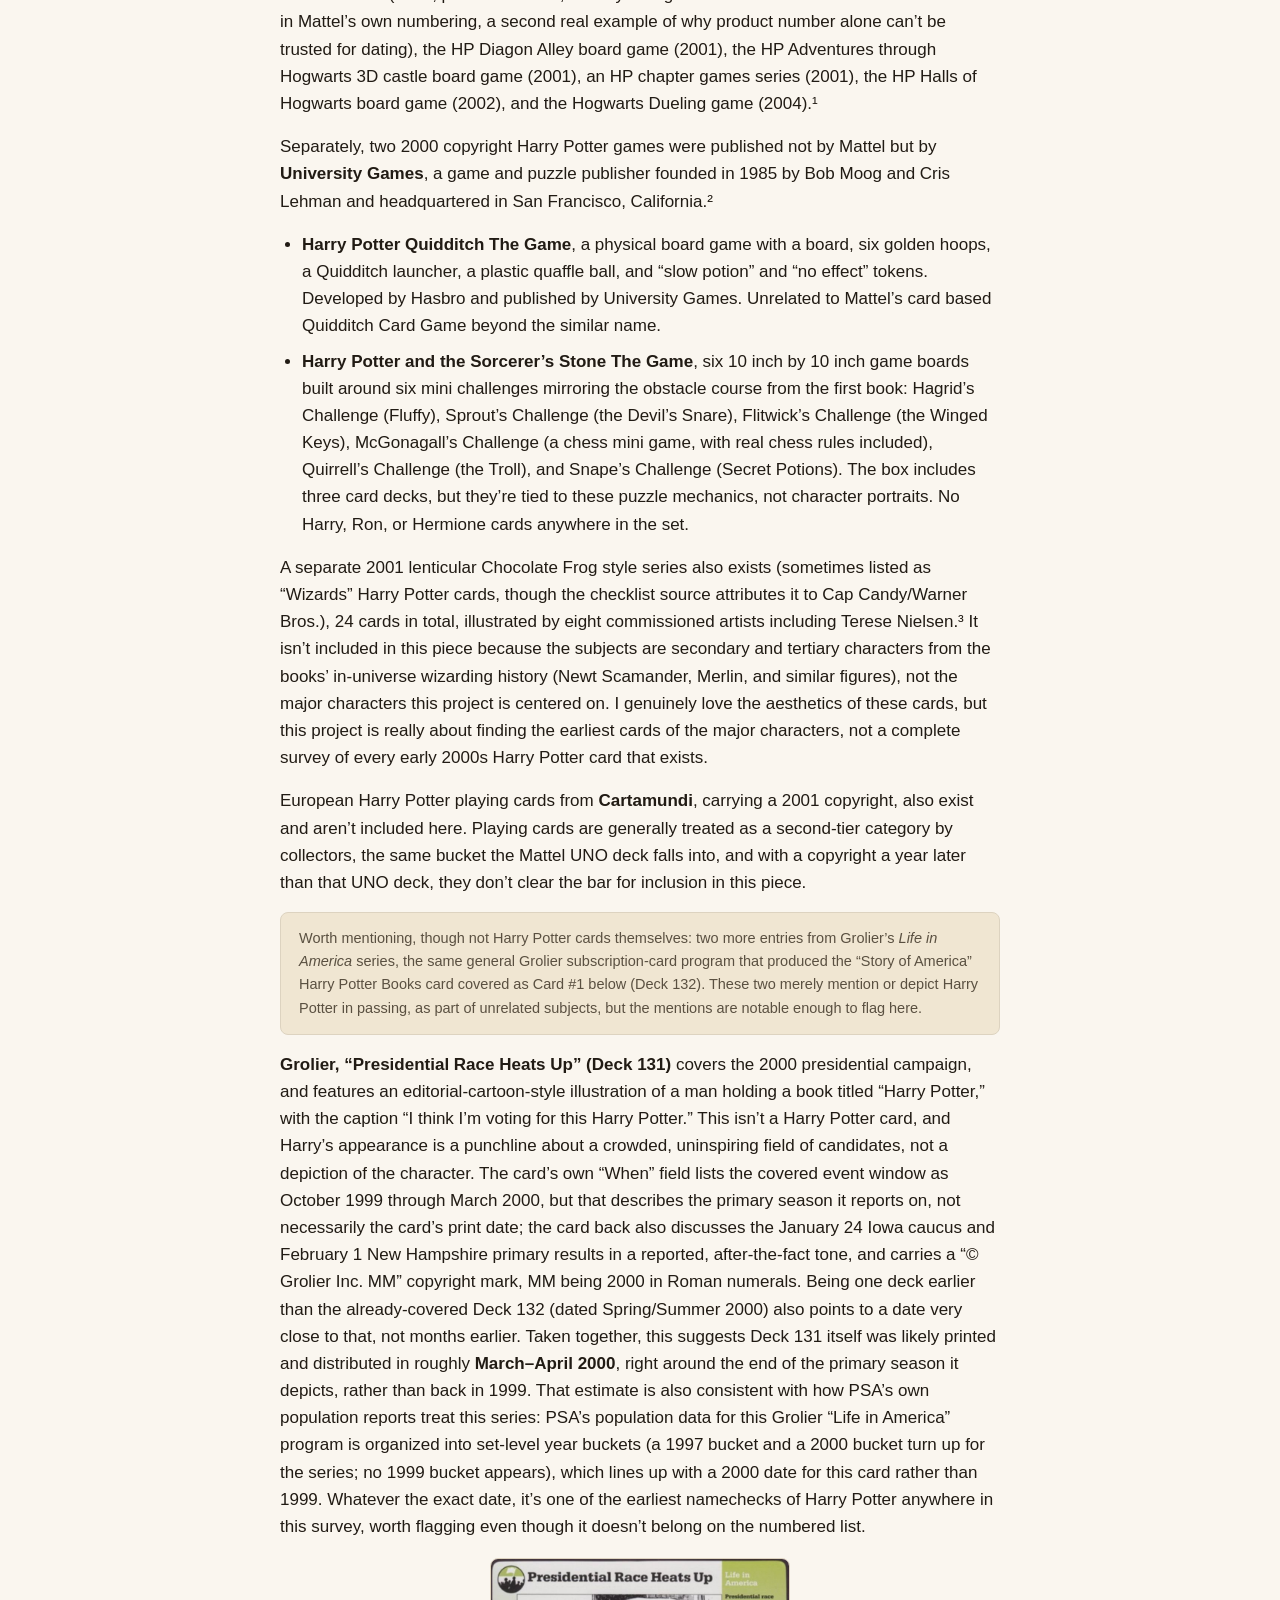
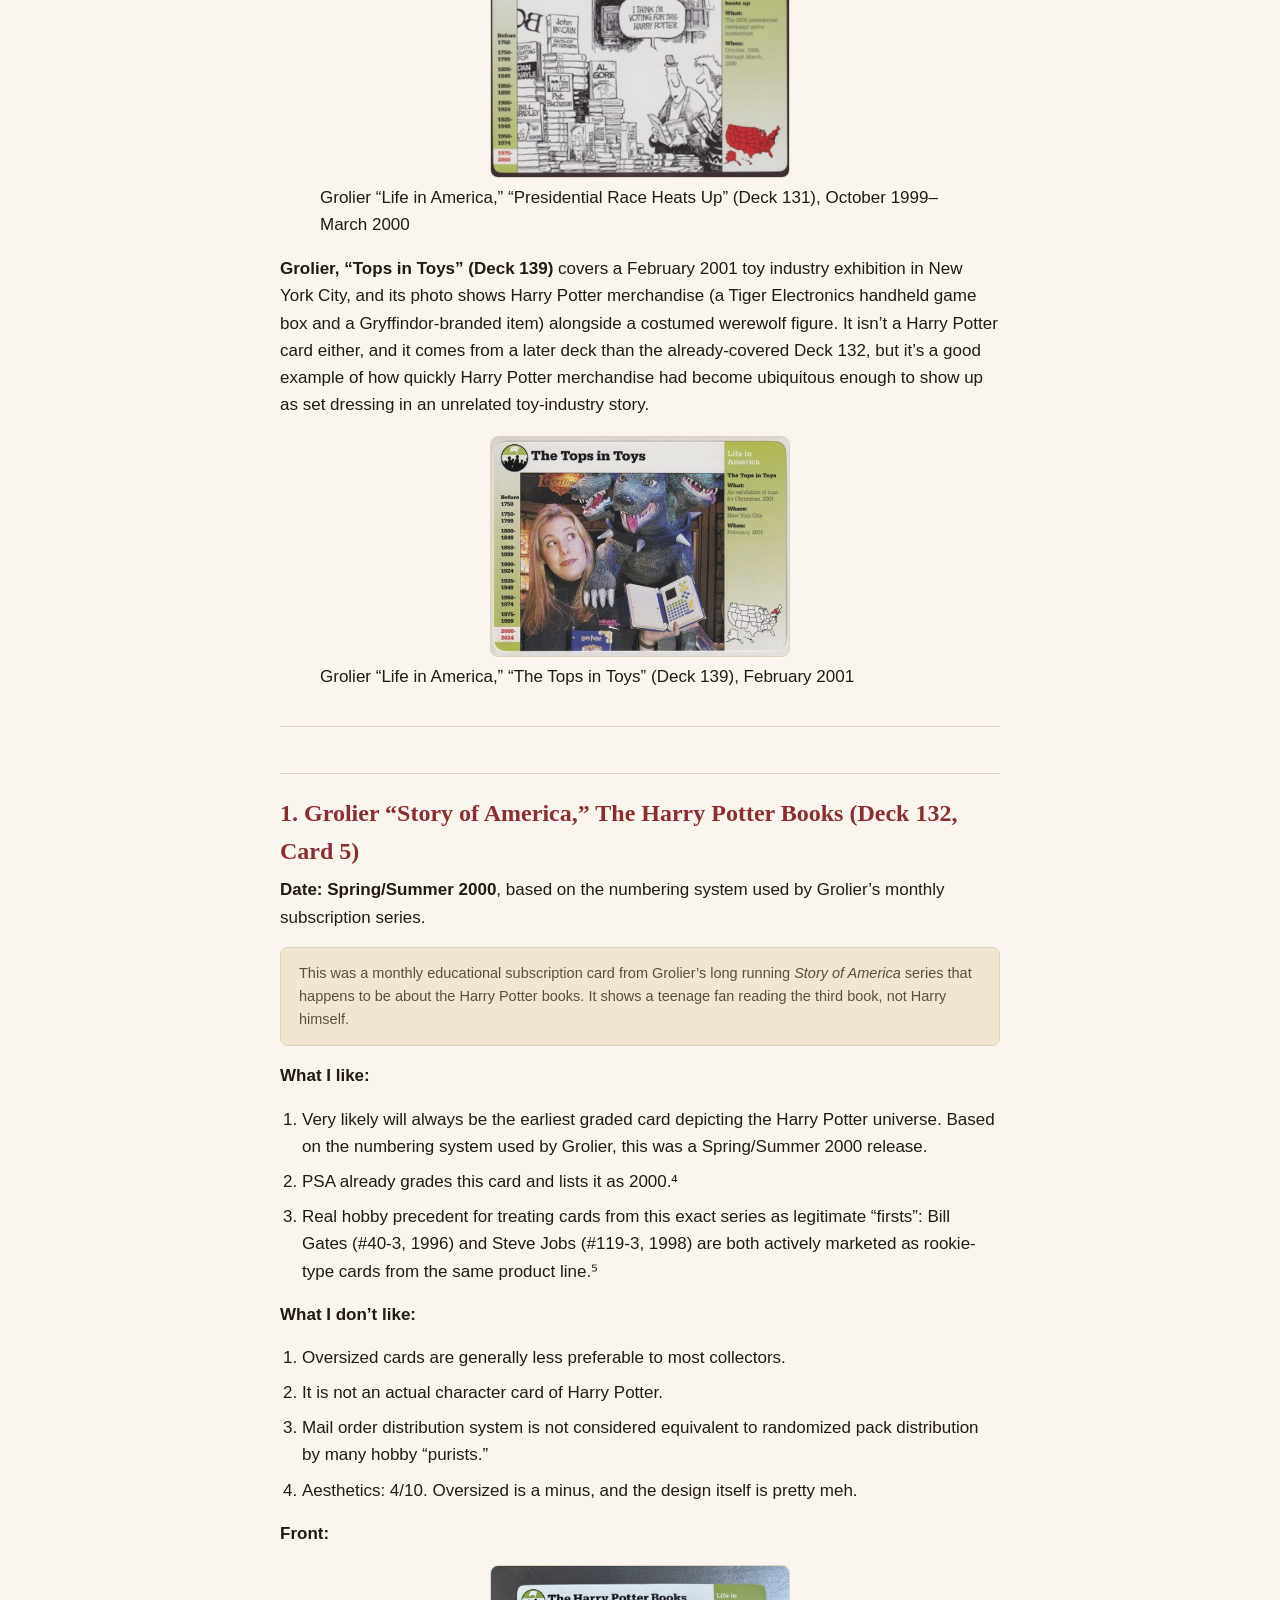
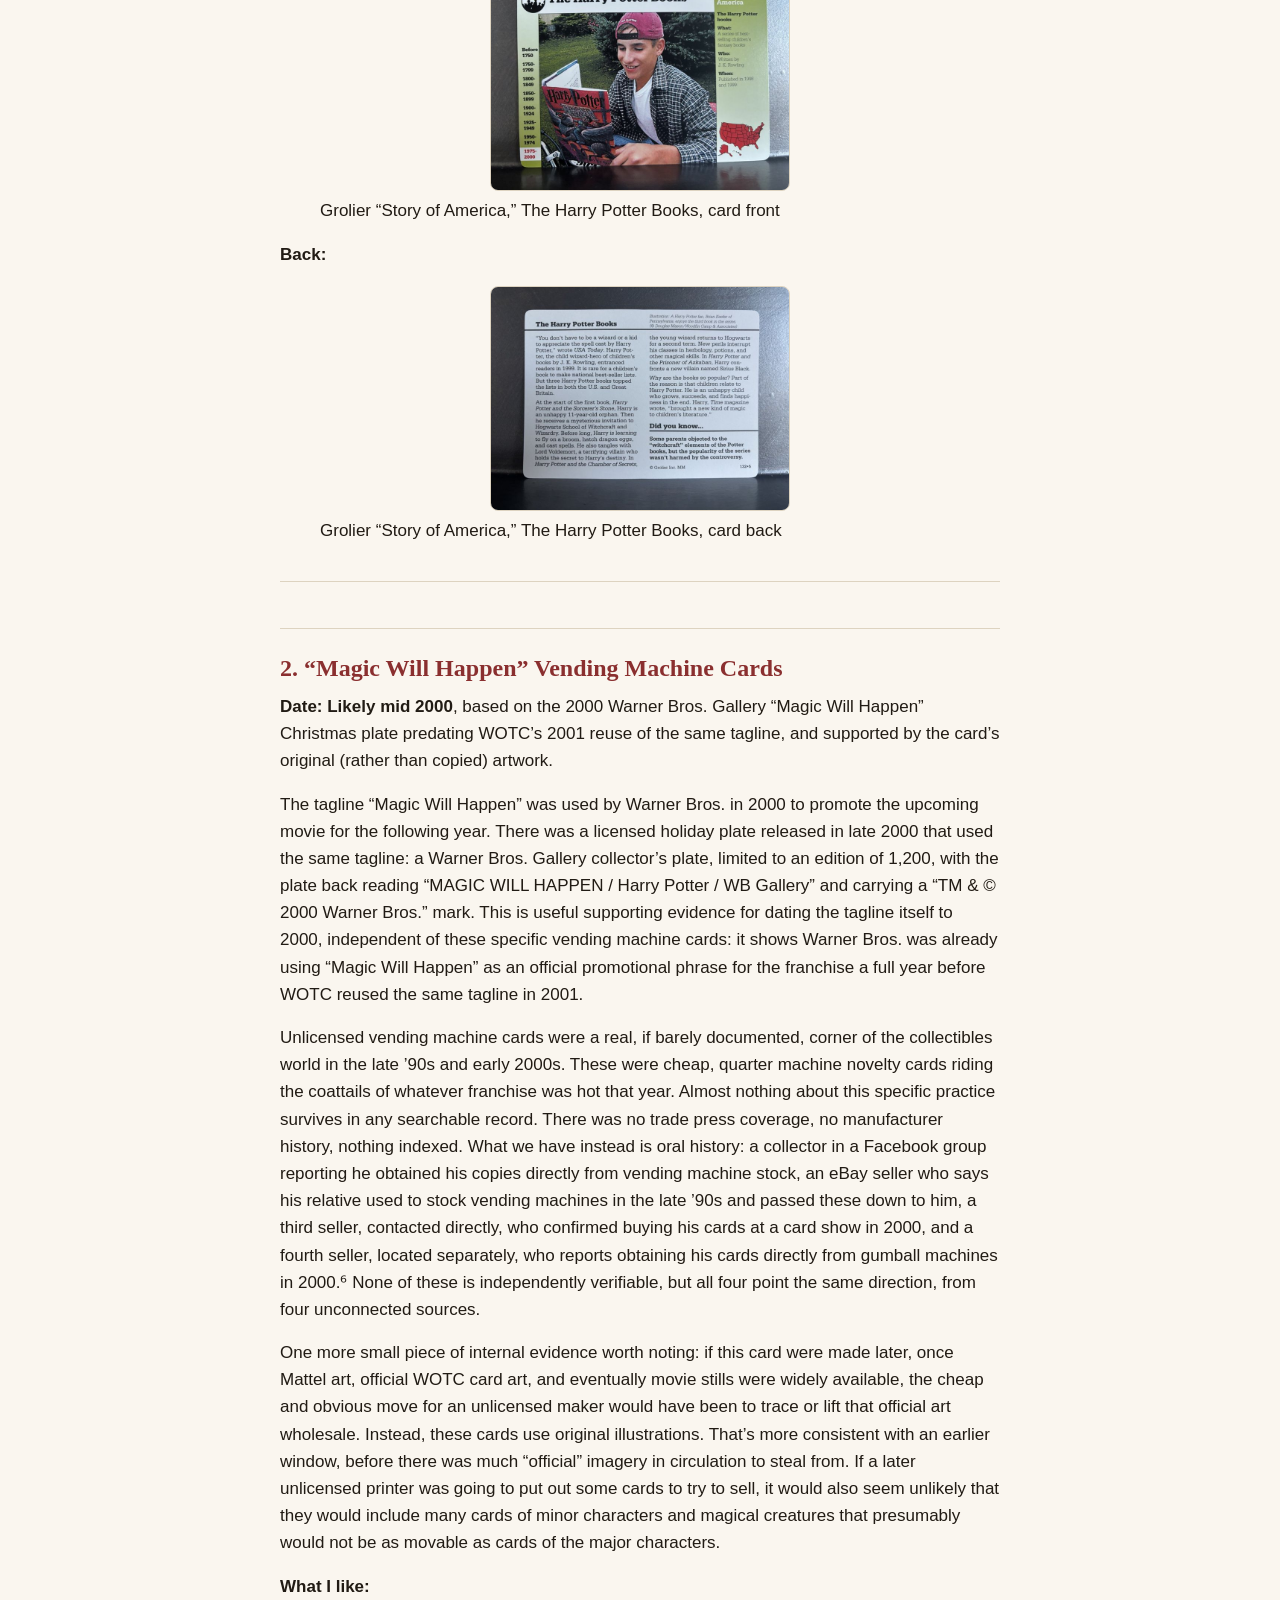
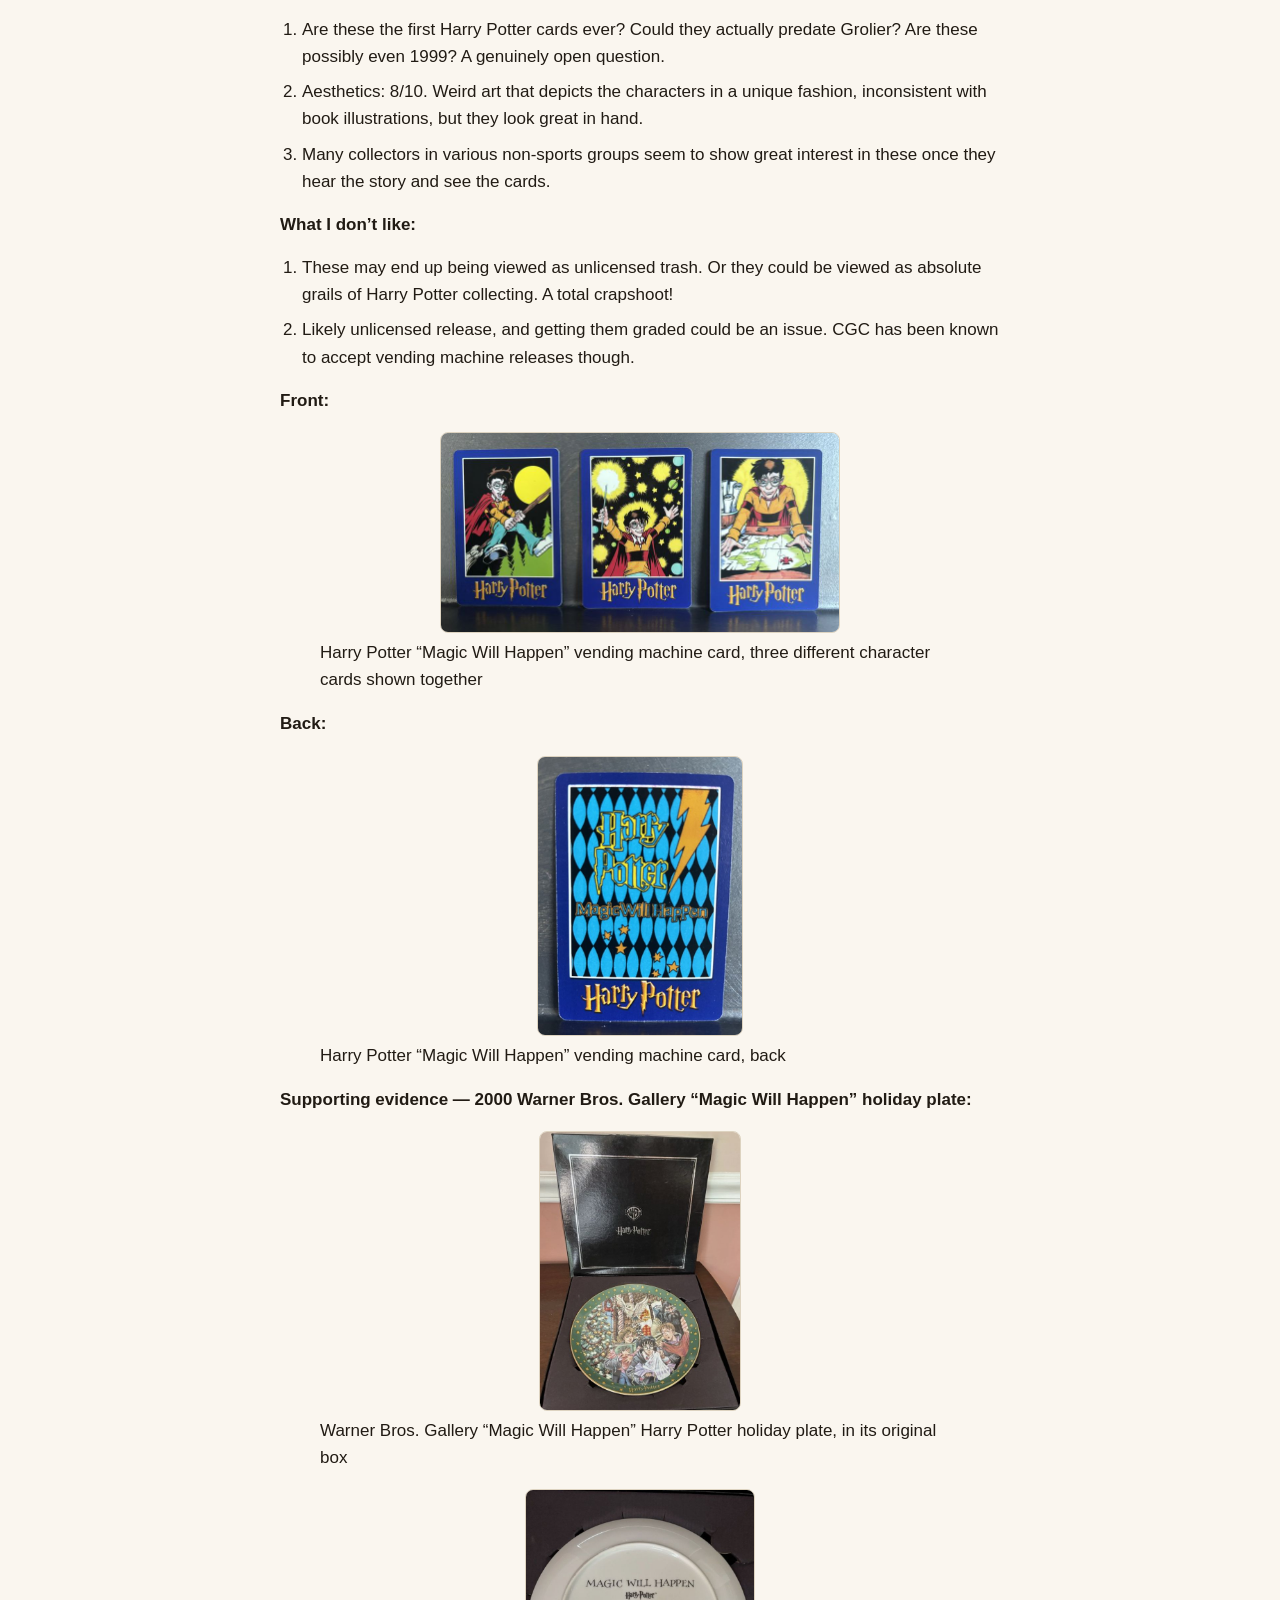
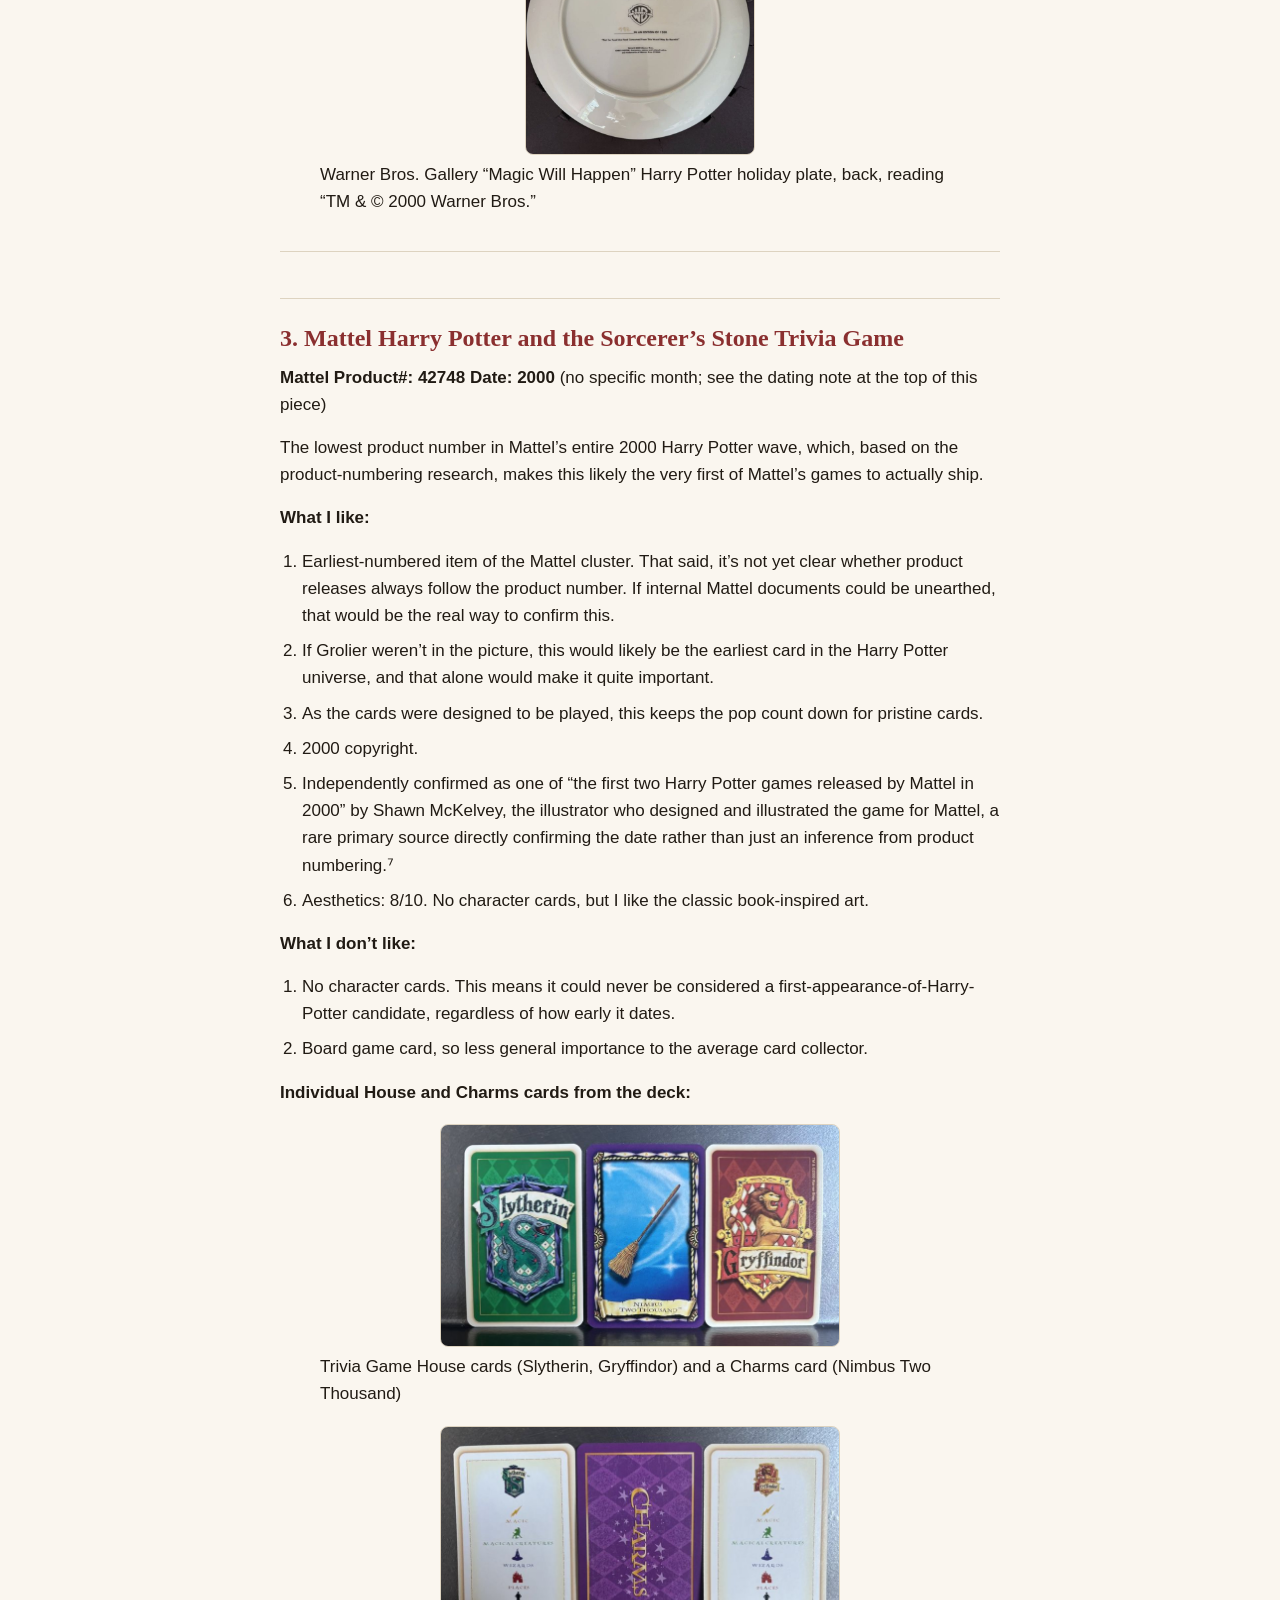
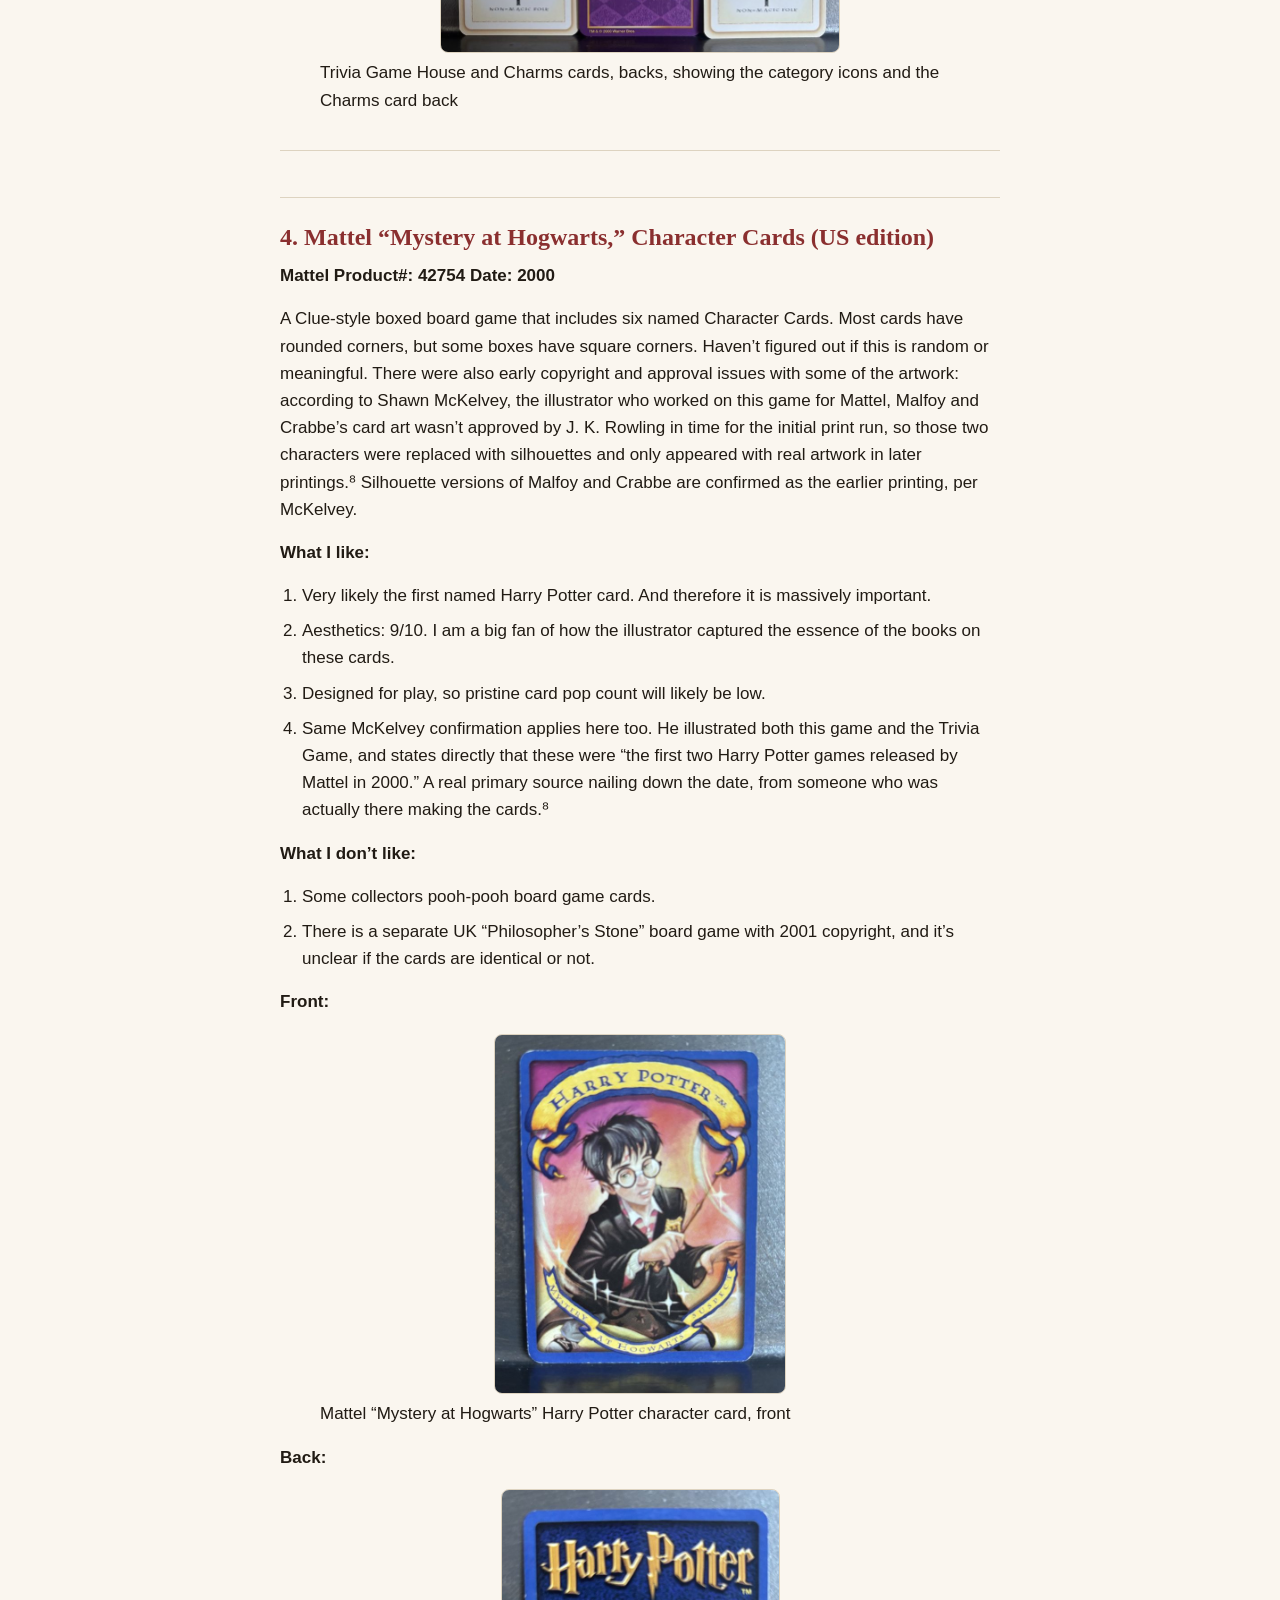
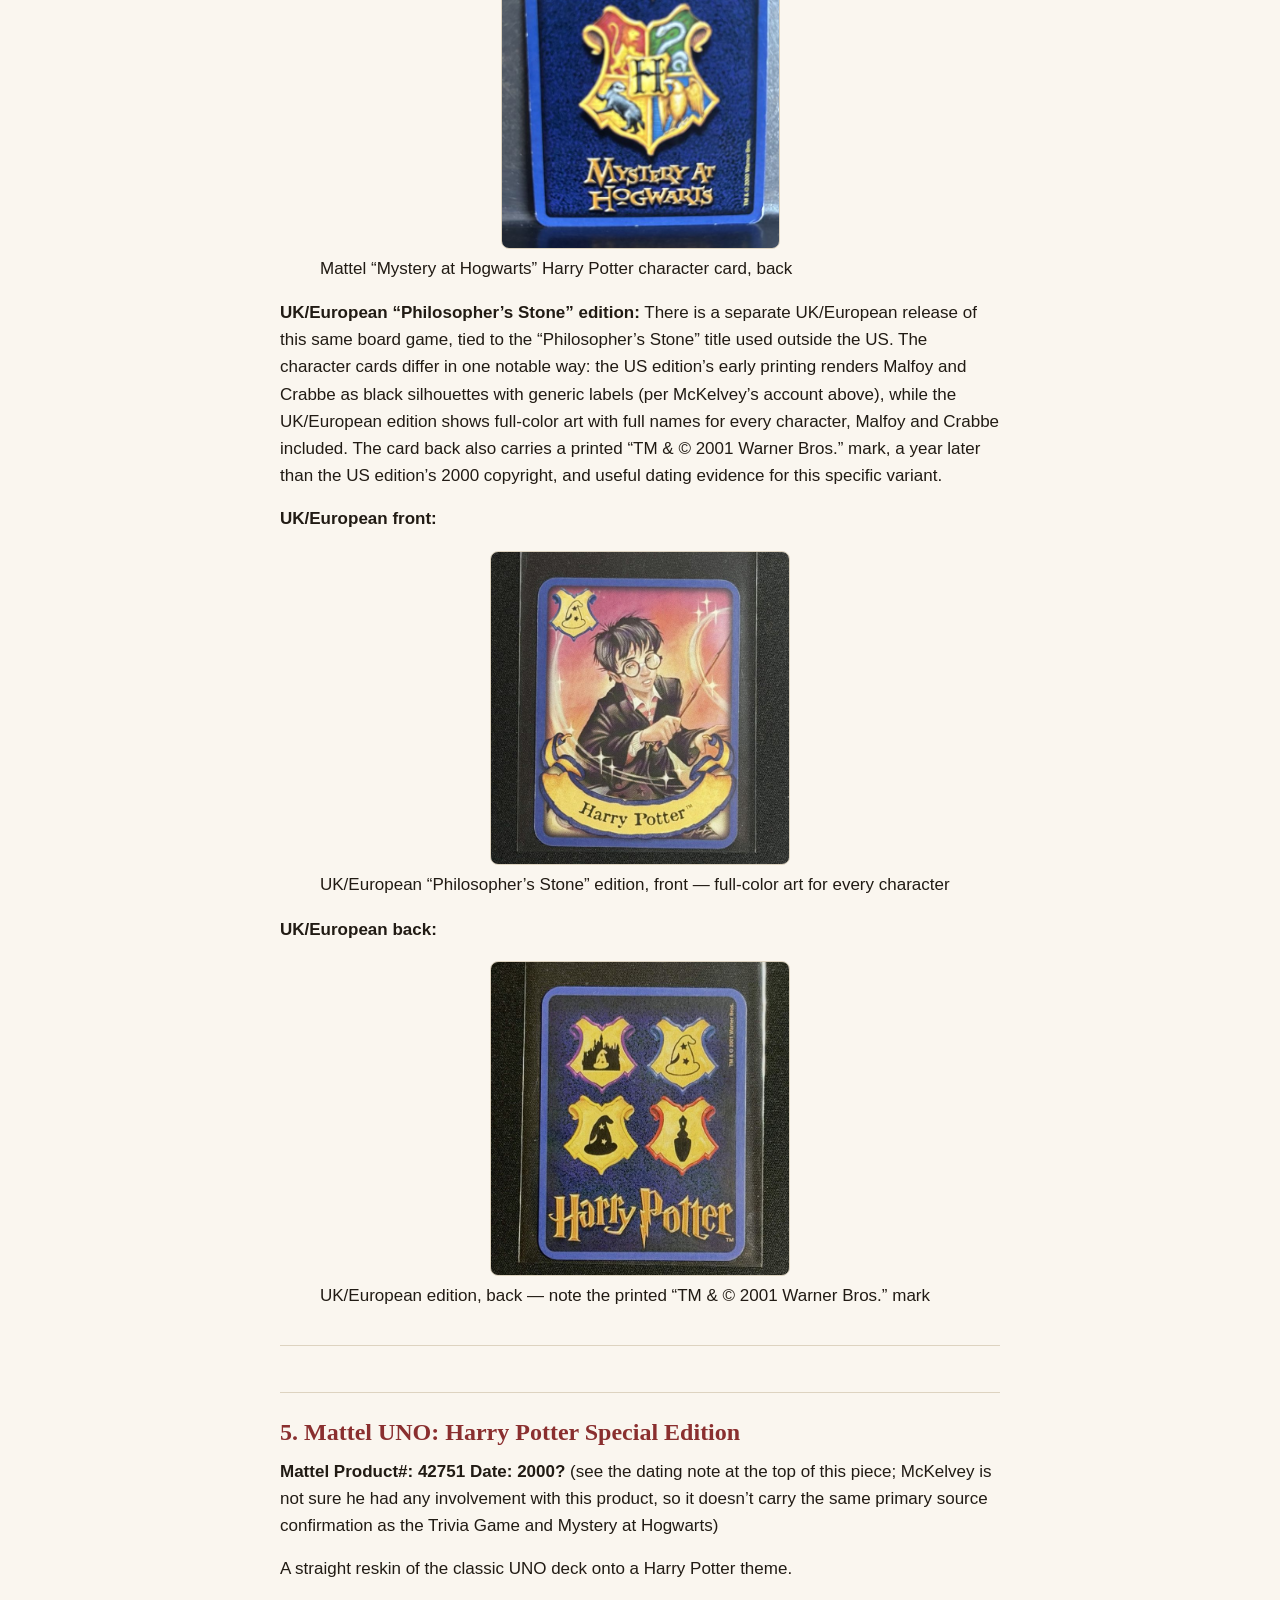
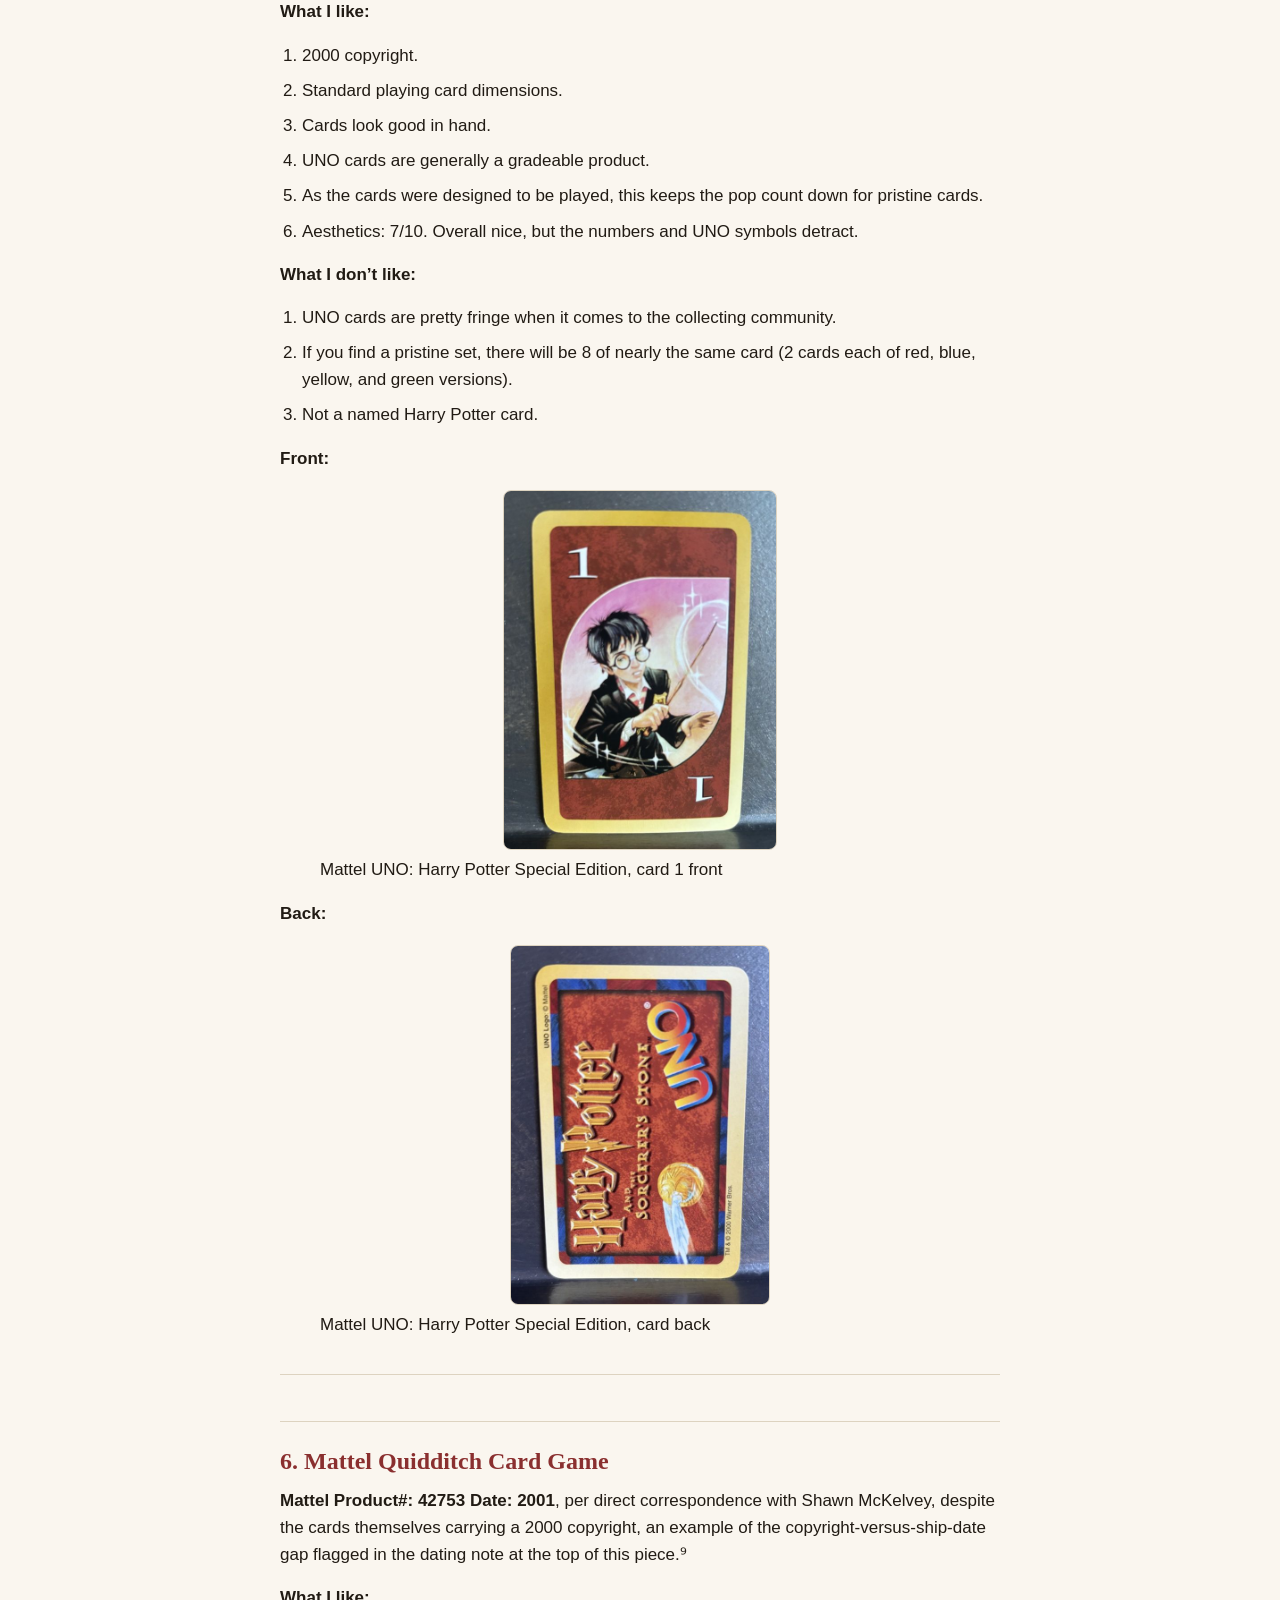
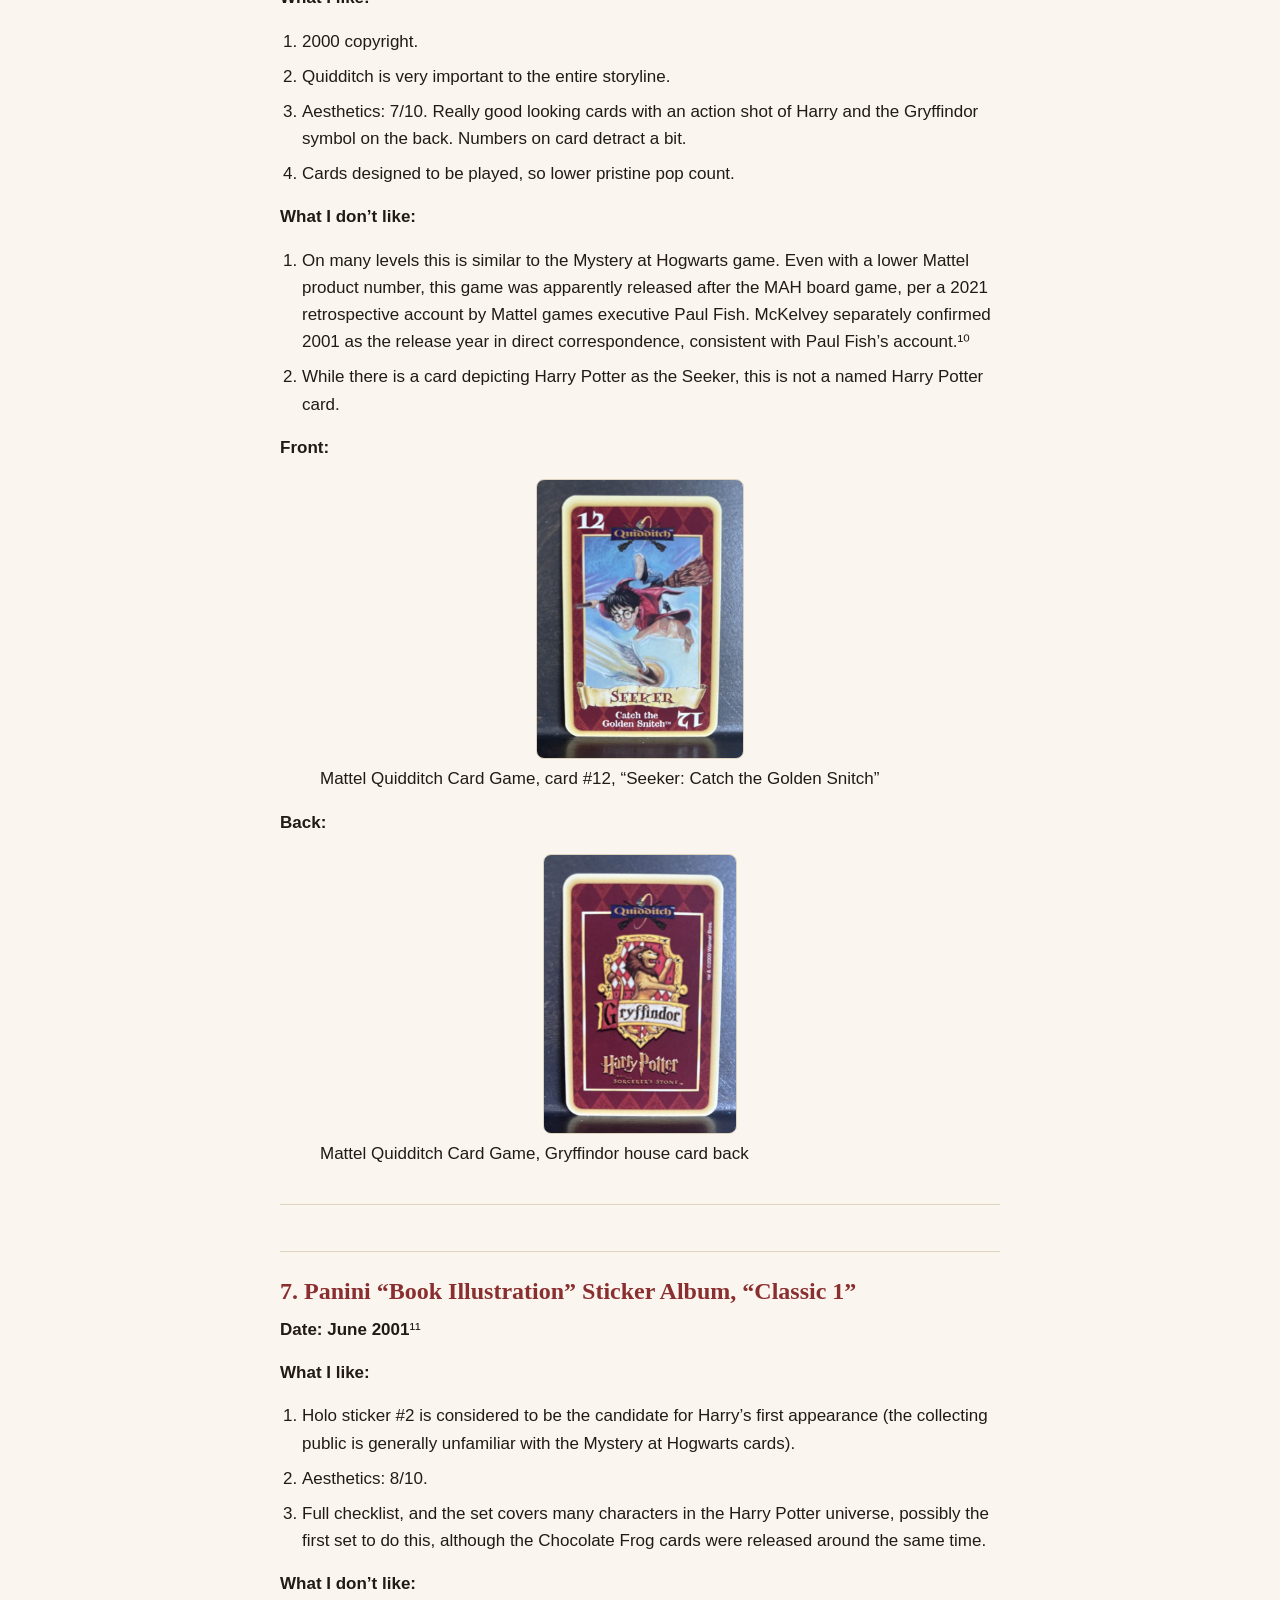
<file: articles/first-harry-potter-cards-2000-2001.html>
<!DOCTYPE html>
<html lang="en">
<head>
<meta charset="UTF-8">
<meta name="viewport" content="width=device-width, initial-scale=1.0">
<title>The Hunt for the First Harry Potter Card: A Field Guide to 2000-2001 &mdash; nonsportsphd</title>
<meta name="description" content="A full survey of every Harry Potter card and card-adjacent release from 2000 and 2001, with sourcing, aesthetics ratings, and a personal ranking.">
<link rel="canonical" href="https://nonsportsphd.com/articles/first-harry-potter-cards-2000-2001.html">
<meta name="robots" content="index, follow">
<meta name="author" content="nonsportsphd">
<link rel="alternate" type="application/rss+xml" title="nonsportsphd" href="/feed.xml">

<meta property="og:type" content="article">
<meta property="og:site_name" content="nonsportsphd">
<meta property="og:title" content="The Hunt for the First Harry Potter Card: A Field Guide to 2000-2001">
<meta property="og:description" content="A full survey of every Harry Potter card and card-adjacent release from 2000 and 2001, with sourcing, aesthetics ratings, and a personal ranking.">
<meta property="og:url" content="https://nonsportsphd.com/articles/first-harry-potter-cards-2000-2001.html">
<meta property="og:image" content="https://nonsportsphd.com/images/og/og-first-harry-potter-cards.jpg">
<meta property="og:image:width" content="1200">
<meta property="og:image:height" content="630">

<meta name="twitter:card" content="summary_large_image">
<meta name="twitter:site" content="@nonsportsphd">
<meta name="twitter:title" content="The Hunt for the First Harry Potter Card: A Field Guide to 2000-2001">
<meta name="twitter:description" content="A full survey of every Harry Potter card and card-adjacent release from 2000 and 2001, with sourcing, aesthetics ratings, and a personal ranking.">
<meta name="twitter:image" content="https://nonsportsphd.com/images/og/og-first-harry-potter-cards.jpg">

<link rel="icon" href="data:image/svg+xml,<svg xmlns=%22http://www.w3.org/2000/svg%22 viewBox=%220 0 100 100%22><rect width=%22100%22 height=%22100%22 rx=%2218%22 fill=%22%238a2f2f%22/><text x=%2250%22 y=%2266%22 font-size=%2255%22 text-anchor=%22middle%22 fill=%22%23faf6ef%22 font-family=%22Georgia,serif%22>N</text></svg>">
<link rel="stylesheet" href="../css/style.css">

<script type="application/ld+json">
{
  "@context": "https://schema.org",
  "@type": "Article",
  "headline": "The Hunt for the First Harry Potter Card: A Field Guide to 2000-2001",
  "description": "A full survey of every Harry Potter card and card-adjacent release from 2000 and 2001, with sourcing, aesthetics ratings, and a personal ranking.",
  "author": {
    "@type": "Person",
    "name": "nonsportsphd",
    "url": "https://nonsportsphd.com/",
    "sameAs": ["https://x.com/nonsportsphd", "https://instagram.com/nonsportsphd"]
  },
  "publisher": {
    "@type": "Organization",
    "name": "nonsportsphd"
  },
  "mainEntityOfPage": "https://nonsportsphd.com/articles/first-harry-potter-cards-2000-2001.html",
  "image": "https://nonsportsphd.com/images/og/og-first-harry-potter-cards.jpg",
  "datePublished": "2026-09-19",
  "dateModified": "2026-10-15"
}
</script>
</head>
<body>

<header class="masthead">
  <div class="wrap">
    <div>
      <div class="wordmark"><a href="../index.html">nonsports<span>phd</span></a></div>
      <div class="tagline">Notes from the deep end of non-sports card collecting</div>
    </div>
    <nav class="site-nav">
      <a href="../index.html">Articles</a>
      <a href="../index.html#about">About</a>
      <a href="https://x.com/nonsportsphd" target="_blank" rel="noopener">X</a>
      <a href="https://instagram.com/nonsportsphd" target="_blank" rel="noopener">Instagram</a>
    </nav>
  </div>
</header>

<div class="wrap">

  <div class="article-header">
    <div class="article-kicker">Field Guide &middot; 2000&ndash;2001 Harry Potter Cards</div>
    <div class="article-meta">Published September 2026</div>
  </div>

  <article class="post-body">
<h1 id="the-hunt-for-the-first-harry-potter-card-a-field-guide-to-2000-2001">The Hunt for the First Harry Potter Card: A Field Guide to 2000-2001</h1>
<p>I’ve been collecting Harry Potter cards since 2021. My close friends in the collecting world and I like nothing better than a deep dive to track down obscure releases that might predate the generally accepted first appearance card of an athlete, a famous person, or a fictional character. With that mindset, I’ve continuously sought out the earliest Harry Potter releases and tried to work out which ones are actually the most interesting for a collector to own. This piece is the result of organizing those ideas into something coherent.</p>
<p>One thing that decades of collecting have taught me: there is always something earlier out there (check Argentina!). So as I’m writing this in September 2026, treat everything here as a snapshot rather than a final word. Some of it will likely need updating as more information surfaces. There will likely be years of debate as to what the first appearance card of Harry Potter is. But does it matter? I thought a collector in one of my Discord groups put it very well (shoutout not_so_sharp_corners!) when he compared it to the 1957/1958 Pele rookies. As a vintage soccer collector you can debate which Pele rookie is first, but it doesn’t matter in the end because they are all super cool and worth having in your collection.</p>
<p><em>A general note on dating: these products came out in the early days of the internet, when almost nobody was systematically documenting card and toy drop dates the way collectors do now. As more people start paying attention to this early window of Harry Potter collectibles, more primary documentation will likely surface, and the order of releases in this piece may well need to be revised as a result. This especially applies to the four Mattel products: their product numbers give a likely relative order, but a lower number doesn’t guarantee an earlier ship date, and several of these carry the same 2000 copyright year despite that copyright date not necessarily matching the actual date the product hit retail shelves. A product copyrighted in 2000 could easily have shipped in early 2001. Where a primary source directly confirms a date, that evidence is weighted more heavily than product number sequence alone, which is why this piece lists the Trivia Game and Mystery at Hogwarts ahead of Quidditch and UNO, even though Mattel’s own numbering (42748, 42751, 42753, 42754) would suggest a different order. Treat the Mattel ordering in this piece as a reasoned best guess, not a settled timeline.</em></p>
<p><em>A note on dates generally: wherever I give a specific month, I’ve tried to show exactly how I got there, whether it be a direct source, an inference, or an outright unverified collector account, rather than stating precision I can’t actually back up. Several dates in earlier drafts of this piece turned out not to hold up under a second look, so I’d rather be transparent about the shakier ones than drop them in as fact.</em></p>
<hr />
<h2 id="other-products-not-covered-here">Other Products Not Covered Here</h2>
<p>A handful of other early 2000s Harry Potter games exist that aren’t given their own section in this piece, because none of them contain actual character cards, the core requirement for inclusion.</p>
<p>That said, this piece does include a couple of items without character cards (the Grolier card and the Mattel Trivia Game, specifically), because they’re among the very earliest cards to depict the Harry Potter universe at all, character card or not, and that earliness earns them a place here that the other non-character products listed below don’t get.</p>
<p>From Mattel, per direct correspondence with illustrator Shawn McKelvey: the HP Casting Stones Game (2001, product #42750, notably sitting between two of the confirmed 2000 titles in Mattel’s own numbering, a second real example of why product number alone can’t be trusted for dating), the HP Diagon Alley board game (2001), the HP Adventures through Hogwarts 3D castle board game (2001), an HP chapter games series (2001), the HP Halls of Hogwarts board game (2002), and the Hogwarts Dueling game (2004).¹</p>
<p>Separately, two 2000 copyright Harry Potter games were published not by Mattel but by <strong>University Games</strong>, a game and puzzle publisher founded in 1985 by Bob Moog and Cris Lehman and headquartered in San Francisco, California.²</p>
<ul>
<li><strong>Harry Potter Quidditch The Game</strong>, a physical board game with a board, six golden hoops, a Quidditch launcher, a plastic quaffle ball, and “slow potion” and “no effect” tokens. Developed by Hasbro and published by University Games. Unrelated to Mattel’s card based Quidditch Card Game beyond the similar name.</li>
<li><strong>Harry Potter and the Sorcerer’s Stone The Game</strong>, six 10 inch by 10 inch game boards built around six mini challenges mirroring the obstacle course from the first book: Hagrid’s Challenge (Fluffy), Sprout’s Challenge (the Devil’s Snare), Flitwick’s Challenge (the Winged Keys), McGonagall’s Challenge (a chess mini game, with real chess rules included), Quirrell’s Challenge (the Troll), and Snape’s Challenge (Secret Potions). The box includes three card decks, but they’re tied to these puzzle mechanics, not character portraits. No Harry, Ron, or Hermione cards anywhere in the set.</li>
</ul>
<p>A separate 2001 lenticular Chocolate Frog style series also exists (sometimes listed as “Wizards” Harry Potter cards, though the checklist source attributes it to Cap Candy/Warner Bros.), 24 cards in total, illustrated by eight commissioned artists including Terese Nielsen.³ It isn’t included in this piece because the subjects are secondary and tertiary characters from the books’ in-universe wizarding history (Newt Scamander, Merlin, and similar figures), not the major characters this project is centered on. I genuinely love the aesthetics of these cards, but this project is really about finding the earliest cards of the major characters, not a complete survey of every early 2000s Harry Potter card that exists.</p>
<p>European Harry Potter playing cards from <strong>Cartamundi</strong>, carrying a 2001 copyright, also exist and aren’t included here. Playing cards are generally treated as a second-tier category by collectors, the same bucket the Mattel UNO deck falls into, and with a copyright a year later than that UNO deck, they don’t clear the bar for inclusion in this piece.</p>
<p>Worth mentioning, though not Harry Potter cards themselves: two more entries from Grolier’s <em>Life in America</em> series, the same general Grolier subscription-card program that produced the “Story of America” Harry Potter Books card covered as Card #1 below (Deck 132). These two merely mention or depict Harry Potter in passing, as part of unrelated subjects, but the mentions are notable enough to flag here.</p>
<p><strong>Grolier, “Presidential Race Heats Up” (Deck 131)</strong> covers the 2000 presidential campaign, and features an editorial-cartoon-style illustration of a man holding a book titled “Harry Potter,” with the caption “I think I’m voting for this Harry Potter.” This isn’t a Harry Potter card, and Harry’s appearance is a punchline about a crowded, uninspiring field of candidates, not a depiction of the character. The card’s own “When” field lists the covered event window as October 1999 through March 2000, but that describes the primary season it reports on, not necessarily the card’s print date; the card back also discusses the January 24 Iowa caucus and February 1 New Hampshire primary results in a reported, after-the-fact tone, and carries a “&copy; Grolier Inc. MM” copyright mark, MM being 2000 in Roman numerals. Being one deck earlier than the already-covered Deck 132 (dated Spring/Summer 2000) also points to a date very close to that, not months earlier. Taken together, this suggests Deck 131 itself was likely printed and distributed in roughly <strong>March&ndash;April 2000</strong>, right around the end of the primary season it depicts, rather than back in 1999. That estimate is also consistent with how PSA’s own population reports treat this series: PSA’s population data for this Grolier “Life in America” program is organized into set-level year buckets (a 1997 bucket and a 2000 bucket turn up for the series; no 1999 bucket appears), which lines up with a 2000 date for this card rather than 1999. Whatever the exact date, it’s one of the earliest namechecks of Harry Potter anywhere in this survey, worth flagging even though it doesn’t belong on the numbered list.</p>
<figure>
<img width="800" height="584" loading="lazy" decoding="async" class="img-lg" src="./images/grolier-presidential-race.jpg" alt="Grolier &quot;Life in America&quot; card, &quot;Presidential Race Heats Up,&quot; October 1999 through March 2000, featuring a cartoon mentioning Harry Potter" />
<figcaption aria-hidden="true">Grolier “Life in America,” “Presidential Race Heats Up” (Deck 131), October 1999&ndash;March 2000</figcaption>
</figure>
<p><strong>Grolier, “Tops in Toys” (Deck 139)</strong> covers a February 2001 toy industry exhibition in New York City, and its photo shows Harry Potter merchandise (a Tiger Electronics handheld game box and a Gryffindor-branded item) alongside a costumed werewolf figure. It isn’t a Harry Potter card either, and it comes from a later deck than the already-covered Deck 132, but it’s a good example of how quickly Harry Potter merchandise had become ubiquitous enough to show up as set dressing in an unrelated toy-industry story.</p>
<figure>
<img width="538" height="394" loading="lazy" decoding="async" class="img-lg" src="./images/grolier-tops-in-toys.jpg" alt="Grolier &quot;Life in America&quot; card, &quot;The Tops in Toys,&quot; February 2001 toy exhibition with visible Harry Potter merchandise" />
<figcaption aria-hidden="true">Grolier “Life in America,” “The Tops in Toys” (Deck 139), February 2001</figcaption>
</figure>
<hr />
<h2 id="grolier-story-of-america-the-harry-potter-books-deck-132-card-5">1. Grolier “Story of America,” The Harry Potter Books (Deck 132, Card 5)</h2>
<p><strong>Date: Spring/Summer 2000</strong>, based on the numbering system used by Grolier’s monthly subscription series.</p>
<p>This was a monthly educational subscription card from Grolier’s long running <em>Story of America</em> series that happens to be about the Harry Potter books. It shows a teenage fan reading the third book, not Harry himself.</p>
<p><strong>What I like:</strong></p>
<ol type="1">
<li>Very likely will always be the earliest graded card depicting the Harry Potter universe. Based on the numbering system used by Grolier, this was a Spring/Summer 2000 release.</li>
<li>PSA already grades this card and lists it as 2000.⁴</li>
<li>Real hobby precedent for treating cards from this exact series as legitimate “firsts”: Bill Gates (#40-3, 1996) and Steve Jobs (#119-3, 1998) are both actively marketed as rookie-type cards from the same product line.⁵</li>
</ol>
<p><strong>What I don’t like:</strong></p>
<ol type="1">
<li>Oversized cards are generally less preferable to most collectors.</li>
<li>It is not an actual character card of Harry Potter.</li>
<li>Mail order distribution system is not considered equivalent to randomized pack distribution by many hobby “purists.”</li>
<li>Aesthetics: 4/10. Oversized is a minus, and the design itself is pretty meh.</li>
</ol>
<p><strong>Front:</strong></p>
<figure>
<img width="800" height="600" loading="lazy" decoding="async" class="img-lg" src="./images/grolier-front.jpg" alt="Grolier “Story of America,” The Harry Potter Books, card front" />
<figcaption aria-hidden="true">Grolier “Story of America,” The Harry Potter Books, card front</figcaption>
</figure>
<p><strong>Back:</strong></p>
<figure>
<img width="800" height="600" loading="lazy" decoding="async" class="img-lg" src="./images/grolier-back.jpg" alt="Grolier “Story of America,” The Harry Potter Books, card back" />
<figcaption aria-hidden="true">Grolier “Story of America,” The Harry Potter Books, card back</figcaption>
</figure>
<hr />
<h2 id="magic-will-happen-vending-machine-cardsstickers">2. “Magic Will Happen” Vending Machine Cards</h2>
<p><strong>Date: Likely mid 2000</strong>, based on the 2000 Warner Bros. Gallery “Magic Will Happen” Christmas plate predating WOTC’s 2001 reuse of the same tagline, and supported by the card’s original (rather than copied) artwork.</p>
<p>The tagline “Magic Will Happen” was used by Warner Bros. in 2000 to promote the upcoming movie for the following year. There was a licensed holiday plate released in late 2000 that used the same tagline: a Warner Bros. Gallery collector’s plate, limited to an edition of 1,200, with the plate back reading “MAGIC WILL HAPPEN / Harry Potter / WB Gallery” and carrying a “TM &amp; © 2000 Warner Bros.” mark. This is useful supporting evidence for dating the tagline itself to 2000, independent of these specific vending machine cards: it shows Warner Bros. was already using “Magic Will Happen” as an official promotional phrase for the franchise a full year before WOTC reused the same tagline in 2001.</p>
<p>Unlicensed vending machine cards were a real, if barely documented, corner of the collectibles world in the late ’90s and early 2000s. These were cheap, quarter machine novelty cards riding the coattails of whatever franchise was hot that year. Almost nothing about this specific practice survives in any searchable record. There was no trade press coverage, no manufacturer history, nothing indexed. What we have instead is oral history: a collector in a Facebook group reporting he obtained his copies directly from vending machine stock, an eBay seller who says his relative used to stock vending machines in the late ’90s and passed these down to him, a third seller, contacted directly, who confirmed buying his cards at a card show in 2000, and a fourth seller, located separately, who reports obtaining his cards directly from gumball machines in 2000.⁶ None of these is independently verifiable, but all four point the same direction, from four unconnected sources.</p>
<p>One more small piece of internal evidence worth noting: if this card were made later, once Mattel art, official WOTC card art, and eventually movie stills were widely available, the cheap and obvious move for an unlicensed maker would have been to trace or lift that official art wholesale. Instead, these cards use original illustrations. That’s more consistent with an earlier window, before there was much “official” imagery in circulation to steal from. If a later unlicensed printer was going to put out some cards to try to sell, it would also seem unlikely that they would include many cards of minor characters and magical creatures that presumably would not be as movable as cards of the major characters.</p>
<p><strong>What I like:</strong></p>
<ol type="1">
<li>Are these the first Harry Potter cards ever? Could they actually predate Grolier? Are these possibly even 1999? A genuinely open question.</li>
<li>Aesthetics: 8/10. Weird art that depicts the characters in a unique fashion, inconsistent with book illustrations, but they look great in hand.</li>
<li>Many collectors in various non-sports groups seem to show great interest in these once they hear the story and see the cards.</li>
</ol>
<p><strong>What I don’t like:</strong></p>
<ol type="1">
<li>These may end up being viewed as unlicensed trash. Or they could be viewed as absolute grails of Harry Potter collecting. A total crapshoot!</li>
<li>Likely unlicensed release, and getting them graded could be an issue. CGC has been known to accept vending machine releases though.</li>
</ol>
<p><strong>Front:</strong></p>
<figure>
<img width="800" height="400" loading="lazy" decoding="async" class="img-lg img-wide" src="./images/magic-will-happen-front.jpg" alt="Harry Potter “Magic Will Happen” vending machine card, three different character cards shown together" />
<figcaption aria-hidden="true">Harry Potter “Magic Will Happen” vending machine card, three different character cards shown together</figcaption>
</figure>
<p><strong>Back:</strong></p>
<figure>
<img width="587" height="800" loading="lazy" decoding="async" src="./images/magic-will-happen-back.jpg" alt="Harry Potter “Magic Will Happen” vending machine card, back" />
<figcaption aria-hidden="true">Harry Potter “Magic Will Happen” vending machine card, back</figcaption>
</figure>
<p><strong>Supporting evidence — 2000 Warner Bros. Gallery “Magic Will Happen” holiday plate:</strong></p>
<figure>
<img width="575" height="800" loading="lazy" decoding="async" src="./images/magic-will-happen-plate-box.jpg" alt="Warner Bros. Gallery “Magic Will Happen” Harry Potter holiday plate, in its original box" />
<figcaption aria-hidden="true">Warner Bros. Gallery “Magic Will Happen” Harry Potter holiday plate, in its original box</figcaption>
</figure>
<figure>
<img width="692" height="800" loading="lazy" decoding="async" src="./images/magic-will-happen-plate-back.jpg" alt="Warner Bros. Gallery “Magic Will Happen” Harry Potter holiday plate, back, reading “TM &amp; © 2000 Warner Bros.”" />
<figcaption aria-hidden="true">Warner Bros. Gallery “Magic Will Happen” Harry Potter holiday plate, back, reading “TM &amp; © 2000 Warner Bros.”</figcaption>
</figure>
<hr />
<h2 id="mattel-harry-potter-and-the-sorcerers-stone-trivia-game">3. Mattel Harry Potter and the Sorcerer’s Stone Trivia Game</h2>
<p><strong>Mattel Product#: 42748</strong> <strong>Date: 2000</strong> (no specific month; see the dating note at the top of this piece)</p>
<p>The lowest product number in Mattel’s entire 2000 Harry Potter wave, which, based on the product-numbering research, makes this likely the very first of Mattel’s games to actually ship.</p>
<p><strong>What I like:</strong></p>
<ol type="1">
<li>Earliest-numbered item of the Mattel cluster. That said, it’s not yet clear whether product releases always follow the product number. If internal Mattel documents could be unearthed, that would be the real way to confirm this.</li>
<li>If Grolier weren’t in the picture, this would likely be the earliest card in the Harry Potter universe, and that alone would make it quite important.</li>
<li>As the cards were designed to be played, this keeps the pop count down for pristine cards.</li>
<li>2000 copyright.</li>
<li>Independently confirmed as one of “the first two Harry Potter games released by Mattel in 2000” by Shawn McKelvey, the illustrator who designed and illustrated the game for Mattel, a rare primary source directly confirming the date rather than just an inference from product numbering.⁷</li>
<li>Aesthetics: 8/10. No character cards, but I like the classic book-inspired art.</li>
</ol>
<p><strong>What I don’t like:</strong></p>
<ol type="1">
<li>No character cards. This means it could never be considered a first-appearance-of-Harry-Potter candidate, regardless of how early it dates.</li>
<li>Board game card, so less general importance to the average card collector.</li>
</ol>
<p><strong>Individual House and Charms cards from the deck:</strong></p>
<figure>
<img width="800" height="445" loading="lazy" decoding="async" class="img-lg img-wide" src="./images/trivia-cards-front.jpg" alt="Trivia Game House cards (Slytherin, Gryffindor) and a Charms card (Nimbus Two Thousand)" />
<figcaption aria-hidden="true">Trivia Game House cards (Slytherin, Gryffindor) and a Charms card (Nimbus Two Thousand)</figcaption>
</figure>
<figure>
<img width="800" height="454" loading="lazy" decoding="async" class="img-lg img-wide" src="./images/trivia-cards-back.jpg" alt="Trivia Game House and Charms cards, backs, showing the category icons and the Charms card back" />
<figcaption aria-hidden="true">Trivia Game House and Charms cards, backs, showing the category icons and the Charms card back</figcaption>
</figure>
<hr />
<h2 id="mattel-mystery-at-hogwarts-character-cards-us-edition">4. Mattel “Mystery at Hogwarts,” Character Cards (US edition)</h2>
<p><strong>Mattel Product#: 42754</strong> <strong>Date: 2000</strong></p>
<p>A Clue-style boxed board game that includes six named Character Cards. Most cards have rounded corners, but some boxes have square corners. Haven’t figured out if this is random or meaningful. There were also early copyright and approval issues with some of the artwork: according to Shawn McKelvey, the illustrator who worked on this game for Mattel, Malfoy and Crabbe’s card art wasn’t approved by J. K. Rowling in time for the initial print run, so those two characters were replaced with silhouettes and only appeared with real artwork in later printings.⁸ Silhouette versions of Malfoy and Crabbe are confirmed as the earlier printing, per McKelvey.</p>
<p><strong>What I like:</strong></p>
<ol type="1">
<li>Very likely the first named Harry Potter card. And therefore it is massively important.</li>
<li>Aesthetics: 9/10. I am a big fan of how the illustrator captured the essence of the books on these cards.</li>
<li>Designed for play, so pristine card pop count will likely be low.</li>
<li>Same McKelvey confirmation applies here too. He illustrated both this game and the Trivia Game, and states directly that these were “the first two Harry Potter games released by Mattel in 2000.” A real primary source nailing down the date, from someone who was actually there making the cards.⁸</li>
</ol>
<p><strong>What I don’t like:</strong></p>
<ol type="1">
<li>Some collectors pooh-pooh board game cards.</li>
<li>There is a separate UK “Philosopher’s Stone” board game with 2001 copyright, and it’s unclear if the cards are identical or not.</li>
</ol>
<p><strong>Front:</strong></p>
<figure>
<img width="650" height="800" loading="lazy" decoding="async" class="img-lg" src="./images/mystery-hogwarts-front.jpg" alt="Mattel “Mystery at Hogwarts” Harry Potter character card, front" />
<figcaption aria-hidden="true">Mattel “Mystery at Hogwarts” Harry Potter character card, front</figcaption>
</figure>
<p><strong>Back:</strong></p>
<figure>
<img width="619" height="800" loading="lazy" decoding="async" class="img-lg" src="./images/mystery-hogwarts-back.jpg" alt="Mattel “Mystery at Hogwarts” Harry Potter character card, back" />
<figcaption aria-hidden="true">Mattel “Mystery at Hogwarts” Harry Potter character card, back</figcaption>
</figure>
<p><strong>UK/European “Philosopher’s Stone” edition:</strong> There is a separate UK/European release of this same board game, tied to the “Philosopher’s Stone” title used outside the US. The character cards differ in one notable way: the US edition’s early printing renders Malfoy and Crabbe as black silhouettes with generic labels (per McKelvey’s account above), while the UK/European edition shows full-color art with full names for every character, Malfoy and Crabbe included. The card back also carries a printed “TM &amp; © 2001 Warner Bros.” mark, a year later than the US edition’s 2000 copyright, and useful dating evidence for this specific variant.</p>
<p><strong>UK/European front:</strong></p>
<figure>
<img width="762" height="800" loading="lazy" decoding="async" class="img-lg" src="./images/mystery-hogwarts-uk-front.jpg" alt="UK/European “Philosopher’s Stone” Mystery at Hogwarts character card, front, full-color art" />
<figcaption aria-hidden="true">UK/European “Philosopher’s Stone” edition, front &mdash; full-color art for every character</figcaption>
</figure>
<p><strong>UK/European back:</strong></p>
<figure>
<img width="761" height="800" loading="lazy" decoding="async" class="img-lg" src="./images/mystery-hogwarts-uk-back.jpg" alt="UK/European “Philosopher’s Stone” Mystery at Hogwarts character card, back, showing TM and copyright 2001 Warner Bros mark" />
<figcaption aria-hidden="true">UK/European edition, back &mdash; note the printed “TM &amp; © 2001 Warner Bros.” mark</figcaption>
</figure>
<hr />
<h2 id="mattel-uno-harry-potter-special-edition">5. Mattel UNO: Harry Potter Special Edition</h2>
<p><strong>Mattel Product#: 42751</strong> <strong>Date: 2000?</strong> (see the dating note at the top of this piece; McKelvey is not sure he had any involvement with this product, so it doesn’t carry the same primary source confirmation as the Trivia Game and Mystery at Hogwarts)</p>
<p>A straight reskin of the classic UNO deck onto a Harry Potter theme.</p>
<p><strong>What I like:</strong></p>
<ol type="1">
<li>2000 copyright.</li>
<li>Standard playing card dimensions.</li>
<li>Cards look good in hand.</li>
<li>UNO cards are generally a gradeable product.</li>
<li>As the cards were designed to be played, this keeps the pop count down for pristine cards.</li>
<li>Aesthetics: 7/10. Overall nice, but the numbers and UNO symbols detract.</li>
</ol>
<p><strong>What I don’t like:</strong></p>
<ol type="1">
<li>UNO cards are pretty fringe when it comes to the collecting community.</li>
<li>If you find a pristine set, there will be 8 of nearly the same card (2 cards each of red, blue, yellow, and green versions).</li>
<li>Not a named Harry Potter card.</li>
</ol>
<p><strong>Front:</strong></p>
<figure>
<img width="609" height="800" loading="lazy" decoding="async" class="img-lg" src="./images/uno-front.jpg" alt="Mattel UNO: Harry Potter Special Edition, card 1 front" />
<figcaption aria-hidden="true">Mattel UNO: Harry Potter Special Edition, card 1 front</figcaption>
</figure>
<p><strong>Back:</strong></p>
<figure>
<img width="578" height="800" loading="lazy" decoding="async" class="img-lg" src="./images/uno-back.jpg" alt="Mattel UNO: Harry Potter Special Edition, card back" />
<figcaption aria-hidden="true">Mattel UNO: Harry Potter Special Edition, card back</figcaption>
</figure>
<hr />
<h2 id="mattel-quidditch-card-game">6. Mattel Quidditch Card Game</h2>
<p><strong>Mattel Product#: 42753</strong> <strong>Date: 2001</strong>, per direct correspondence with Shawn McKelvey, despite the cards themselves carrying a 2000 copyright, an example of the copyright-versus-ship-date gap flagged in the dating note at the top of this piece.⁹</p>
<p><strong>What I like:</strong></p>
<ol type="1">
<li>2000 copyright.</li>
<li>Quidditch is very important to the entire storyline.</li>
<li>Aesthetics: 7/10. Really good looking cards with an action shot of Harry and the Gryffindor symbol on the back. Numbers on card detract a bit.</li>
<li>Cards designed to be played, so lower pristine pop count.</li>
</ol>
<p><strong>What I don’t like:</strong></p>
<ol type="1">
<li>On many levels this is similar to the Mystery at Hogwarts game. Even with a lower Mattel product number, this game was apparently released after the MAH board game, per a 2021 retrospective account by Mattel games executive Paul Fish. McKelvey separately confirmed 2001 as the release year in direct correspondence, consistent with Paul Fish’s account.¹⁰</li>
<li>While there is a card depicting Harry Potter as the Seeker, this is not a named Harry Potter card.</li>
</ol>
<p><strong>Front:</strong></p>
<figure>
<img width="591" height="800" loading="lazy" decoding="async" src="./images/quidditch-front.jpg" alt="Mattel Quidditch Card Game, card #12, “Seeker: Catch the Golden Snitch”" />
<figcaption aria-hidden="true">Mattel Quidditch Card Game, card #12, “Seeker: Catch the Golden Snitch”</figcaption>
</figure>
<p><strong>Back:</strong></p>
<figure>
<img width="552" height="800" loading="lazy" decoding="async" src="./images/quidditch-back.jpg" alt="Mattel Quidditch Card Game, Gryffindor house card back" />
<figcaption aria-hidden="true">Mattel Quidditch Card Game, Gryffindor house card back</figcaption>
</figure>
<hr />
<h2 id="panini-book-illustration-sticker-album-classic-1">7. Panini “Book Illustration” Sticker Album, “Classic 1”</h2>
<p><strong>Date: June 2001</strong>¹¹</p>
<p><strong>What I like:</strong></p>
<ol type="1">
<li>Holo sticker #2 is considered to be the candidate for Harry’s first appearance (the collecting public is generally unfamiliar with the Mystery at Hogwarts cards).</li>
<li>Aesthetics: 8/10.</li>
<li>Full checklist, and the set covers many characters in the Harry Potter universe, possibly the first set to do this, although the Chocolate Frog cards were released around the same time.</li>
</ol>
<p><strong>What I don’t like:</strong></p>
<ol type="1">
<li>In general, most collectors prefer cards to stickers.</li>
</ol>
<p><strong>Front:</strong></p>
<figure>
<img width="589" height="800" loading="lazy" decoding="async" src="./images/panini-illustration-front.jpg" alt="Panini “Book Illustration” holo sticker #2, Harry Potter, front" />
<figcaption aria-hidden="true">Panini “Book Illustration” holo sticker #2, Harry Potter, front</figcaption>
</figure>
<p><strong>Back:</strong></p>
<figure>
<img width="604" height="800" loading="lazy" decoding="async" src="./images/panini-illustration-back.jpg" alt="Panini “Book Illustration” sticker album, sticker #2 back" />
<figcaption aria-hidden="true">Panini “Book Illustration” sticker album, sticker #2 back</figcaption>
</figure>
<hr />
<h2 id="wizards-of-the-coast-harry-potter-tcg-base-set">8. Wizards of the Coast Harry Potter TCG, Base Set</h2>
<p><strong>Date: August 2001</strong>¹²</p>
<p>The default, consensus answer to “first Harry Potter trading card.”</p>
<p><strong>What I like:</strong></p>
<ol type="1">
<li>It’s WOTC and a holo, and both of these facts are exciting to many collectors.</li>
<li>Viewed by the vast majority of current collectors as THE Harry Potter card to have. Many consider this the “Harry Potter Rookie.”</li>
<li>Will likely always be the most valuable card on this list.</li>
<li>A true booster-pack TCG with 116 cards.</li>
</ol>
<p><strong>What I don’t like:</strong></p>
<ol type="1">
<li>Appreciation of art is subjective, but the art on this card is bad. Beyond that, the card design itself isn’t good. People love the look and design of first Pokemon TCG cards (1996 Japanese and 1999 English) and the art and design was well received. On the other hand, I have had many collectors tell me that they could never get into these Harry Potter TCG cards because they didn’t like how they looked.</li>
<li>Again, it’s an ugly card…</li>
<li>Holo is easily scratched (but this also keeps the pristine pop count low).</li>
<li>Aesthetics: 2/10 (did I mention that this card is ugly?)</li>
</ol>
<p><strong>Front (PSA-graded, NM 7):</strong></p>
<figure>
<img width="670" height="408" loading="lazy" decoding="async" src="./images/wotc-harry-front-psa.png" alt="WOTC Harry Potter TCG holo card #8, PSA graded NM 7, front" />
<figcaption aria-hidden="true">WOTC Harry Potter TCG holo card #8, PSA graded NM 7, front</figcaption>
</figure>
<p><strong>Back (PSA slab):</strong></p>
<figure>
<img width="303" height="479" loading="lazy" decoding="async" src="./images/wotc-harry-back-psa.png" alt="WOTC Harry Potter TCG, PSA slab back showing certification" />
<figcaption aria-hidden="true">WOTC Harry Potter TCG, PSA slab back showing certification</figcaption>
</figure>
<hr />
<h2 id="uk-chocolate-frog-cards-first-series">9. UK Chocolate Frog Cards, First Series</h2>
<p><strong>Date: Likely August/September, 2001</strong>¹³ (possibly as early as June, 2001, but further documentation needed)</p>
<p>There are three distinct regional versions of these lenticular cards, UK, Japan (clear card and lenticular variants), and Asia/Australia, and for collecting purposes I’d personally rank them UK much greater than Japan, which is greater than Asia/Australia.</p>
<p><strong>What I like:</strong></p>
<ol type="1">
<li>The UK version ties in great with the book given its UK origin — similar in spirit to why collectors prize Japanese Pokémon cards, a kind of authenticity of place: cultural/textual origin (Rowling’s Britain, the books’ setting). Interestingly, within Pokémon collecting, English cards are actually valued highest, with Japanese a close second and that gap seemingly closing — a real premium for origin, holding up even against the much larger English-speaking collector base. That gap would likely be far bigger if Pokémon were an American property instead of a Japanese one.</li>
<li>Massively strong scarcity story here. Cards were released with chocolates, and many of these were likely thrown away immediately.</li>
<li>Aesthetics: 9/10. These are great looking in hand.</li>
<li>Lenticular cards in general seem to be assigned great value by the general TCG-collecting community.</li>
</ol>
<p><strong>What I don’t like:</strong> Not much.</p>
<p><strong>UK front:</strong></p>
<figure>
<img width="553" height="800" loading="lazy" decoding="async" src="./images/choc-frog-uk-front.jpg" alt="UK Chocolate Frog Card, first series, Harry Potter, lenticular front" />
<figcaption aria-hidden="true">UK Chocolate Frog Card, first series, Harry Potter, lenticular front</figcaption>
</figure>
<p><strong>UK back:</strong></p>
<figure>
<img width="605" height="800" loading="lazy" decoding="async" src="./images/choc-frog-uk-back.jpg" alt="UK Chocolate Frog Card, back, Chocolate Frog wax-seal logo" />
<figcaption aria-hidden="true">UK Chocolate Frog Card, back, Chocolate Frog wax-seal logo</figcaption>
</figure>
<p><strong>Japan (clear variant) front:</strong></p>
<figure>
<img width="571" height="800" loading="lazy" decoding="async" src="./images/choc-frog-japan-clear-front.jpg" alt="Japan Chocolate Frog Card, clear variant, Harry Potter front" />
<figcaption aria-hidden="true">Japan Chocolate Frog Card, clear variant, Harry Potter front</figcaption>
</figure>
<p><strong>Japan (lenticular variant) front:</strong></p>
<figure>
<img width="530" height="800" loading="lazy" decoding="async" src="./images/choc-frog-japan-lenticular-front.jpg" alt="Japan Chocolate Frog Card, lenticular variant, Harry Potter front, still sealed" />
<figcaption aria-hidden="true">Japan Chocolate Frog Card, lenticular variant, Harry Potter front, still sealed</figcaption>
</figure>
<hr />
<h2 id="panini-philosophers-stone-movie-sticker-album">10. Panini “Philosopher’s Stone” Movie Sticker Album</h2>
<p><strong>Date: August to November 2001</strong> (exact date undetermined)¹⁴</p>
<p><strong>What I like:</strong></p>
<ol type="1">
<li>First release that depicts the well-known actors/actresses.</li>
<li>Aesthetics: 8/10 for Holos.</li>
<li>Aesthetics: 6/10 for Gold.</li>
<li>These actors became famous/popular.</li>
</ol>
<p><strong>What I don’t like:</strong></p>
<ol type="1">
<li>Stickers, not cards.</li>
<li>Personal preference for illustrations for this franchise rather than photos that tie a specific person to the role.</li>
<li>Aesthetics: 3/10 for base stickers.</li>
</ol>
<p><strong>Front (Holo, PSA-graded MINT 9):</strong></p>
<figure>
<img width="484" height="800" loading="lazy" decoding="async" src="./images/movie-stickers-holo-front.jpg" alt="2001 Panini Harry Potter Philosopher’s Stone sticker, holo #203, PSA graded MINT 9, front" />
<figcaption aria-hidden="true">2001 Panini Harry Potter Philosopher’s Stone sticker, holo #203, PSA graded MINT 9, front</figcaption>
</figure>
<p><strong>Back (PSA slab):</strong></p>
<figure>
<img width="485" height="800" loading="lazy" decoding="async" src="./images/movie-stickers-holo-back.jpg" alt="2001 Panini Harry Potter Philosopher’s Stone sticker, holo #203, PSA slab back" />
<figcaption aria-hidden="true">2001 Panini Harry Potter Philosopher’s Stone sticker, holo #203, PSA slab back</figcaption>
</figure>
<p><strong>Front (Gold, PSA-graded NM-MT 8):</strong></p>
<figure>
<img width="541" height="800" loading="lazy" decoding="async" src="./images/movie-stickers-gold-front.jpg" alt="2001 Panini Harry Potter Philosopher’s Stone sticker, gold #193, PSA graded NM-MT 8, front" />
<figcaption aria-hidden="true">2001 Panini Harry Potter Philosopher’s Stone sticker, gold #193, PSA graded NM-MT 8, front</figcaption>
</figure>
<p><strong>Back (PSA slab):</strong></p>
<figure>
<img width="564" height="800" loading="lazy" decoding="async" src="./images/movie-stickers-gold-back.jpg" alt="2001 Panini Harry Potter Philosopher’s Stone sticker, gold #193, PSA slab back" />
<figcaption aria-hidden="true">2001 Panini Harry Potter Philosopher’s Stone sticker, gold #193, PSA slab back</figcaption>
</figure>
<hr />
<h2 id="wizards-harry-potter-and-the-sorcerers-stone">11. 2001 Wizards Harry Potter and the Sorcerer’s Stone</h2>
<p><strong>Date: 2001</strong>¹⁵</p>
<p>An 81 card set in an unusual 2 1/2 inch by 4 1/2 inch widevision-style format, narrating the film scene by scene (card titles like “Caught!,” “Christmas Gift,” “Through the Barrier!”) rather than standard character portraits. Card #40 in this set is titled “Wingardium Leviosa!,” a different card from the Japan CoroCoro promo of the same name discussed in the next section. The two shouldn’t be confused for each other.</p>
<p><strong>What I like:</strong> Not a lot.</p>
<p><strong>What I don’t like:</strong></p>
<ol type="1">
<li>Aesthetics: 1/10. The long, rectangular card shape is awkward.</li>
<li>It really doesn’t have “the first” of anything.</li>
<li>Would rather collect any other set on this list.</li>
</ol>
<p><strong>Front:</strong></p>
<figure>
<img width="800" height="496" loading="lazy" decoding="async" src="./images/wizards-widevision-front.jpg" alt="2001 Wizards Harry Potter and the Sorcerer’s Stone widevision card #46, “Down for the Count”" />
<figcaption aria-hidden="true">2001 Wizards Harry Potter and the Sorcerer’s Stone widevision card #46, “Down for the Count”</figcaption>
</figure>
<p><strong>Back:</strong></p>
<figure>
<img width="800" height="492" loading="lazy" decoding="async" src="./images/wizards-widevision-back.jpg" alt="2001 Wizards Harry Potter and the Sorcerer’s Stone widevision card #46, back with scene description" />
<figcaption aria-hidden="true">2001 Wizards Harry Potter and the Sorcerer’s Stone widevision card #46, back with scene description</figcaption>
</figure>
<hr />
<h2 id="japan-wotc-tcg-promos-illegibilus-and-wingardium-leviosa">12. Japan WOTC TCG Promos, Illegibilus and Wingardium Leviosa!</h2>
<p><strong>Date: 2001</strong> (exact month unconfirmed)</p>
<p>Two confirmed Japan-market promo reprints of Base Set cards, each distributed through a different channel:</p>
<ul>
<li><strong>Illegibilus</strong> (#92/116, illustrated by James Bernardin), distributed as a promo bundled with the Sorcerer’s Stone PC game.¹⁶</li>
<li><strong>Wingardium Leviosa!</strong> (#111/116, illustrated by Ron Spencer), distributed as a magazine insert in CoroCoro Comic, a Japanese children’s manga magazine.¹⁷</li>
</ul>
<p><strong>What I like:</strong></p>
<ol type="1">
<li>Art is better on these than the basic TCG cards/holos.</li>
<li>Limited release.</li>
<li>Aesthetics: 8/10.</li>
</ol>
<p><strong>What I don’t like:</strong></p>
<ol type="1">
<li>Very likely a later release than all the others on this list.</li>
<li>English cards are generally more popular than foreign language cards despite Japan having a very strong collecting population.</li>
</ol>
<p><strong>Illegibilus front:</strong></p>
<figure>
<img width="580" height="791" loading="lazy" decoding="async" src="./images/illegibilus-front.jpg" alt="Japan WOTC TCG promo, Illegibilus #92/116, illustrated by James Bernardin" />
<figcaption aria-hidden="true">Japan WOTC TCG promo, Illegibilus #92/116, illustrated by James Bernardin</figcaption>
</figure>
<p><strong>Wingardium Leviosa! front:</strong></p>
<figure>
<img width="593" height="800" loading="lazy" decoding="async" src="./images/wingardium-leviosa-front.jpg" alt="Japan WOTC TCG promo, Wingardium Leviosa! #111/116, illustrated by Ron Spencer, CoroCoro Comic insert" />
<figcaption aria-hidden="true">Japan WOTC TCG promo, Wingardium Leviosa! #111/116, illustrated by Ron Spencer, CoroCoro Comic insert</figcaption>
</figure>
<hr />
<h2 id="my-personal-ranking-of-the-early-harry-potter-cards">My Personal Ranking of the Early Harry Potter Cards</h2>
<ol type="1">
<li><strong>UK Chocolate Frog Cards.</strong> These have everything I like for an early Harry Potter card, especially the UK version: scarcity, aesthetics, early release, and a shared origin with the books.</li>
<li><strong>Mystery at Hogwarts.</strong> Likely the earliest named Harry Potter card. Nice aesthetics as well.</li>
<li><strong>“Magic Will Happen” vending machine cards.</strong> So much depends on how the hobby comes to view these. Eventually they will end up either at #1 or near the bottom of the list.</li>
<li><strong>Grolier “Story of America.”</strong> Will likely turn out to be quite scarce, and being the earliest gradeable card in the HP universe holds great appeal to me. I’m struggling to not put this higher on the list…</li>
<li><strong>Panini “Book Illustration” Holo #2.</strong> For those collectors who ignore the game cards, many will view this as the first appearance of Harry Potter.</li>
<li><strong>WOTC TCG Holo.</strong> Despite the terrible aesthetics, many in the hobby will see this as the best Harry Potter card out there. Many (most…) collectors would have this at #1.</li>
<li><strong>Panini Movie Stickers.</strong> First depiction of the iconic actors/actresses.</li>
<li><strong>Quidditch Cards.</strong> Nice looking and Quidditch is cool.</li>
<li><strong>UNO Cards.</strong> Nice cards and 2000 copyright, but I’m not that into collecting UNO cards…</li>
<li><strong>Japanese TCG Promos.</strong> They look good and I love Japanese products, but later than these others.</li>
<li><strong>Trivia Game.</strong> Lack of character cards kills it for me.</li>
<li><strong>2001 Wizards Harry Potter and the Sorcerer’s Stone.</strong> As above, I would rather collect any other set on this list.</li>
</ol>
<hr />
<h2 id="notes">Notes</h2>
<ol type="1">
<li>Per direct correspondence with Shawn McKelvey, illustrator of several early Mattel Harry Potter products.</li>
<li>University Games company background per Wikipedia’s entry on University Games Corporation. Product details for Harry Potter Quidditch The Game per GameFAQs’ Harry Potter game franchise listing. Component and challenge details for Harry Potter and the Sorcerer’s Stone The Game per a Rooke Books inventory listing describing the game’s contents in full.</li>
<li>Per Terese Nielsen’s own account of being commissioned alongside seven other artists to illustrate this 24-card series, and per Trading Card Database and COMC listings and Jeff Allender’s House of Checklists, which attributes the product to Cap Candy/Warner Bros. The exact release date is contested. Nielsen recalls “around 2001,” while the checklist source dates the actual product to 2003.</li>
<li>PSA’s population database lists a “2000 Grolier Inc. Life in America” non-sport set, and individual cards from this same deck (132) have already been graded by PSA under that 2000 date.</li>
<li>Bill Gates (#40-3, 1996) and Steve Jobs (#119-3, 1998), both from Grolier’s <em>Story of America</em> series, are actively marketed and sold by dealers as rookie-type cards for their respective subjects.</li>
<li>Based on four independent, unverified collector accounts: a Facebook group member reporting he obtained his copies from vending machine stock, an eBay seller describing a relative who stocked vending machines in the late 1990s, a third seller, contacted directly, who confirmed buying his cards at a card show in 2000, and a fourth seller, located separately, who reports obtaining his cards directly from gumball machines in 2000. None of these accounts has been independently confirmed.</li>
<li>Per direct correspondence with Shawn McKelvey, the illustrator who designed and illustrated this game for Mattel, and per his own published account: “The first two Harry Potter games: Mystery at Hogwarts and Harry Potter and the Sorcerer’s Stone Trivia Game, released in 2000.” McKelvey Illustration blog, December 31, 2020: http://www.mckelveyillustration.com/new-blog/tag/Mystery+at+Hogwarts</li>
<li>Per Shawn McKelvey, the illustrator who designed and illustrated this game for Mattel, on the Malfoy/Crabbe silhouette substitution and the 2000 release date: “The art of Malfoy and Crabbe were not approved in time for the initial printing and were replaced by silhouettes. They were included in later printings.” McKelvey Illustration blog, December 31, 2020: http://www.mckelveyillustration.com/new-blog/tag/Mystery+at+Hogwarts</li>
<li>Per direct correspondence with Shawn McKelvey, who dated this product to 2001 in a list of early 2000s Mattel Harry Potter releases he could recall working on and around.</li>
<li>Per a 2021 retrospective account by Mattel games executive Paul Fish (People of Play), which lists the games in this order: “HP Trivia, Mystery At Hogwarts and the Quidditch Card Game.” This is a single sentence in an interview, not a documented release schedule.</li>
<li>Per Fonts In Use, a design history site documenting the album’s typography: “In June 2001 Italian company Panini Group published a 32-page sticker album to tie in with the release of the film…” Corroborated by a second source (Rooke Books) describing it as released “prior to the theatrical release of ‘Philosopher’s Stone.’”</li>
<li>Confirmed independently by multiple sources (Wikipedia, Fandom’s Harry Potter TCG Base Set entry, HobbyLark, and a Winter Is Coming retrospective), all agreeing without apparent reliance on each other, and consistently framed as timed ahead of the film’s November 2001 release. The specific day within August has not been independently verified.</li>
<li>The card backs themselves carry a printed copyright mark, “CE TM &amp; © 2001 Warner Bros,” confirming a 2001 release for this specific 20-card First Series (nslists.com’s documentation of the actual printed markings; later UK series drop the year from their markings entirely). No source found gives a specific month, so the August/September placement here is a conservative estimate rather than a confirmed date.</li>
<li>Sources consistently describe this album as released “for” or “to coincide with” the film’s November 2001 theatrical release, with no specific publication date found. The window has been widened to August as a conservative allowance for retail tie-in merchandise sometimes shipping ahead of a premiere, though no direct evidence places this specific product before November.</li>
<li>Checklist, card count, and physical dimensions per the Trading Card Database (tcdb.com) entry for this set.</li>
<li>Per PSA’s own auction-prices database, which lists this card as “Illegibilus #92 (SORCERER’S STONE PC GAME PROMO).”</li>
<li>Confirmed by multiple independent listings and a TCG collector guide (YamWax), which describes Wingardium Leviosa! as “one from the Japanese launch (an exclusive inserted in CoroCoro comics).”</li>
</ol>

  </article>

  <a class="back-link" href="../index.html">&larr; Back to all field guides</a>

</div>

<footer class="site-footer">
  <div class="wrap">
    nonsportsphd.com &middot; nonsports card research. &middot; <a href="https://x.com/nonsportsphd" target="_blank" rel="noopener">X</a> &middot; <a href="https://instagram.com/nonsportsphd" target="_blank" rel="noopener">Instagram</a>
  </div>
</footer>

</body>
</html>
</file>
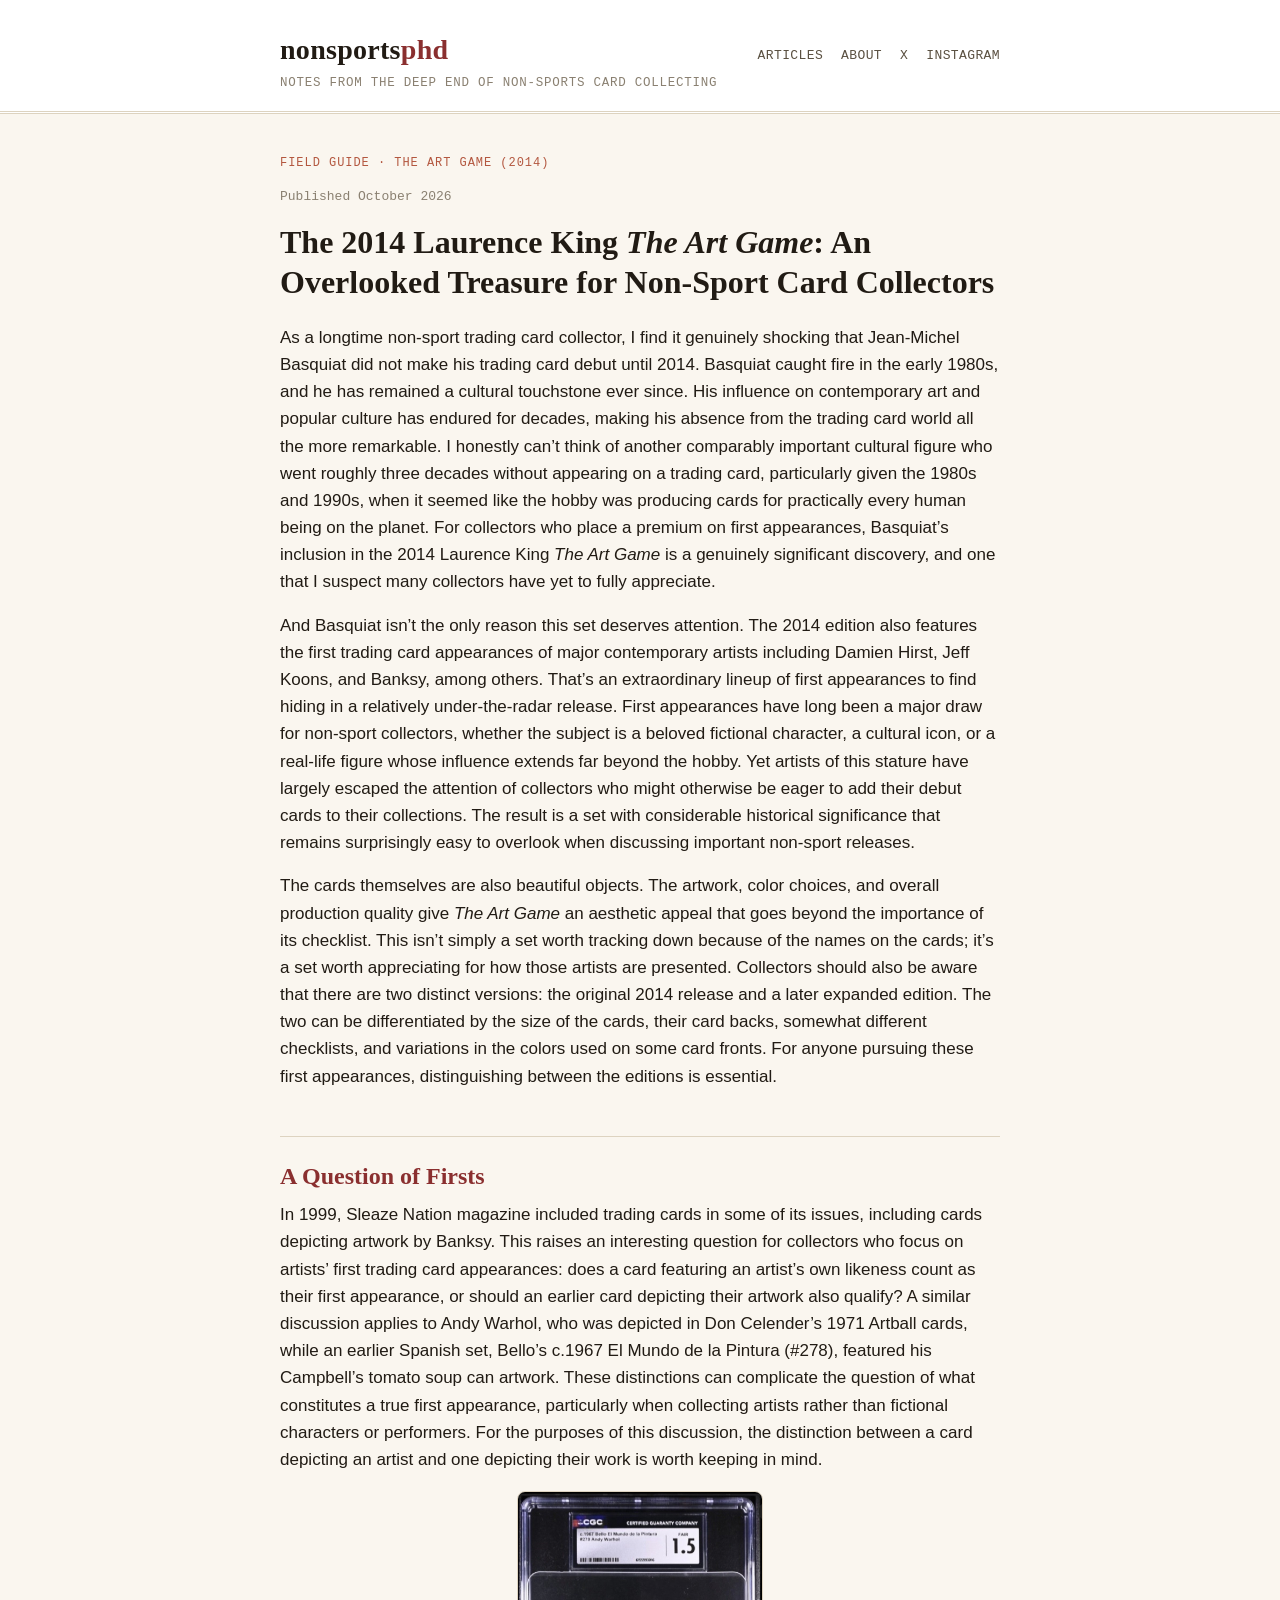
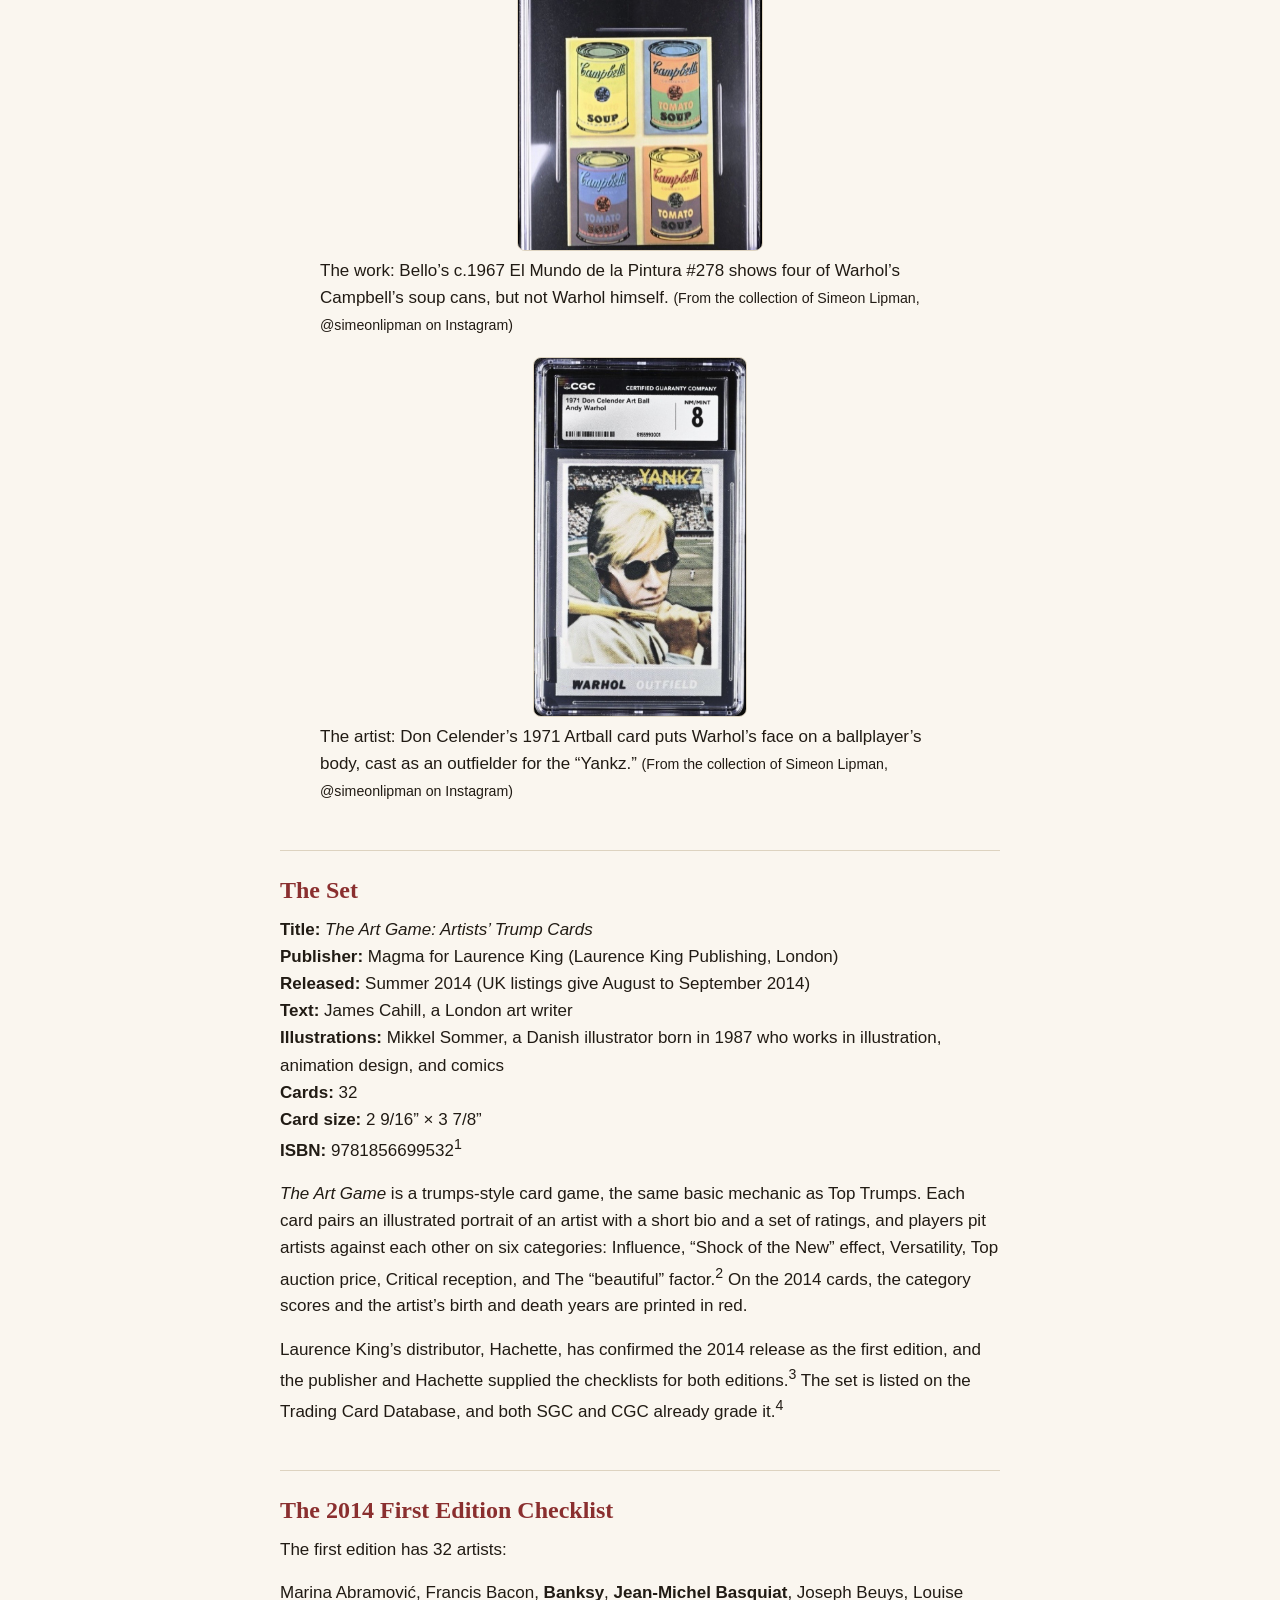
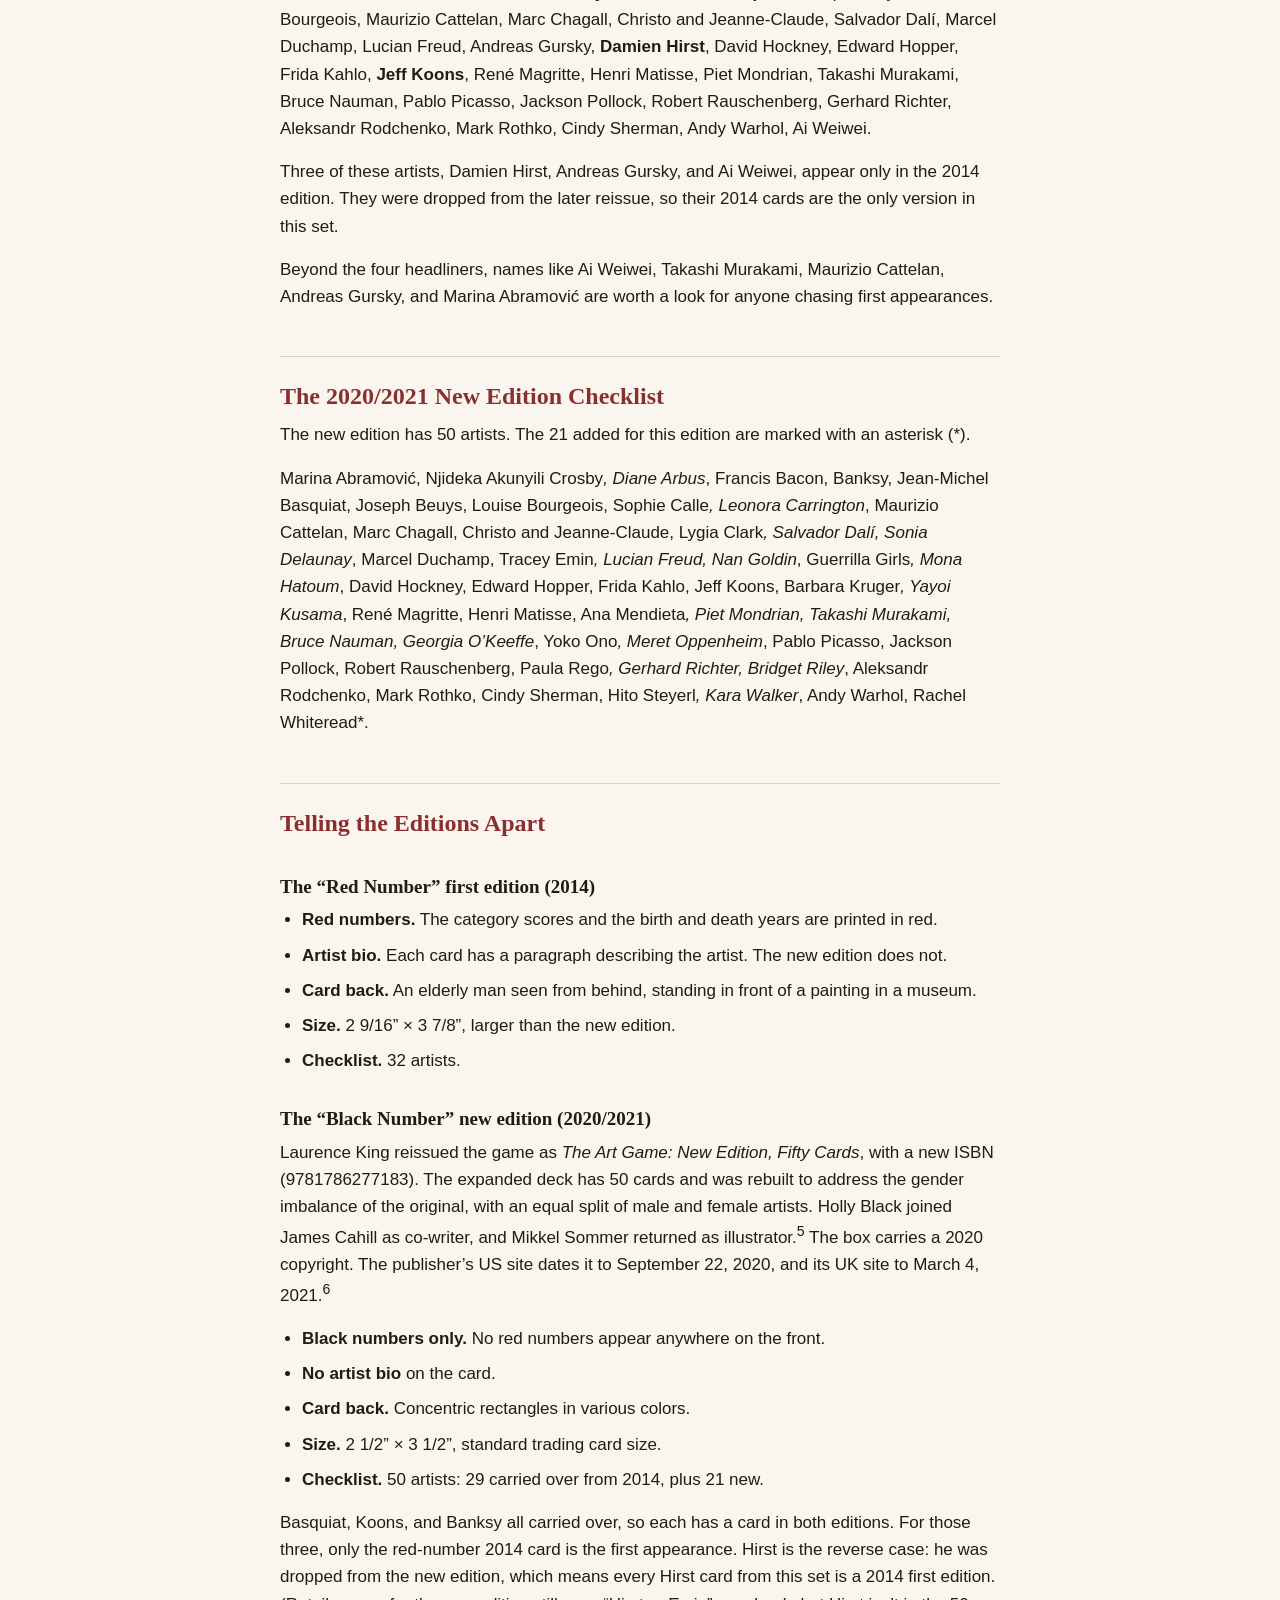
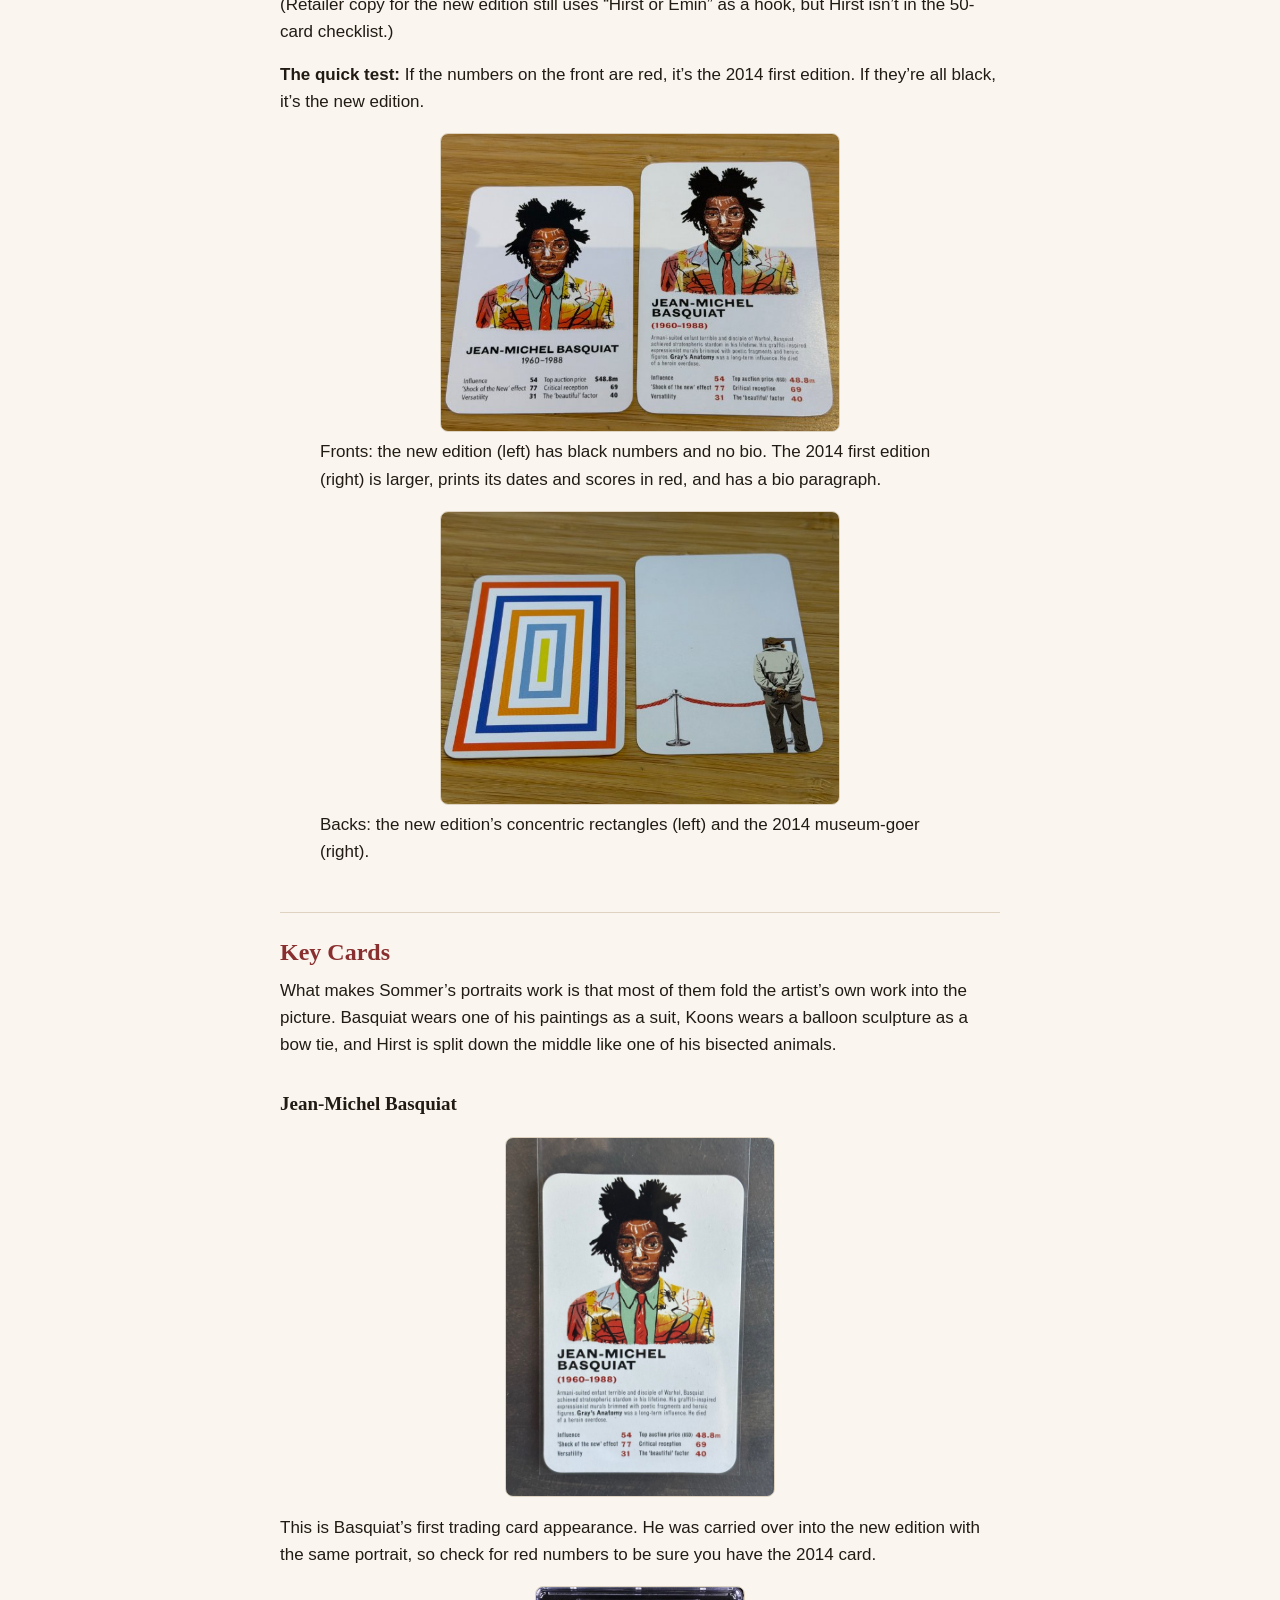
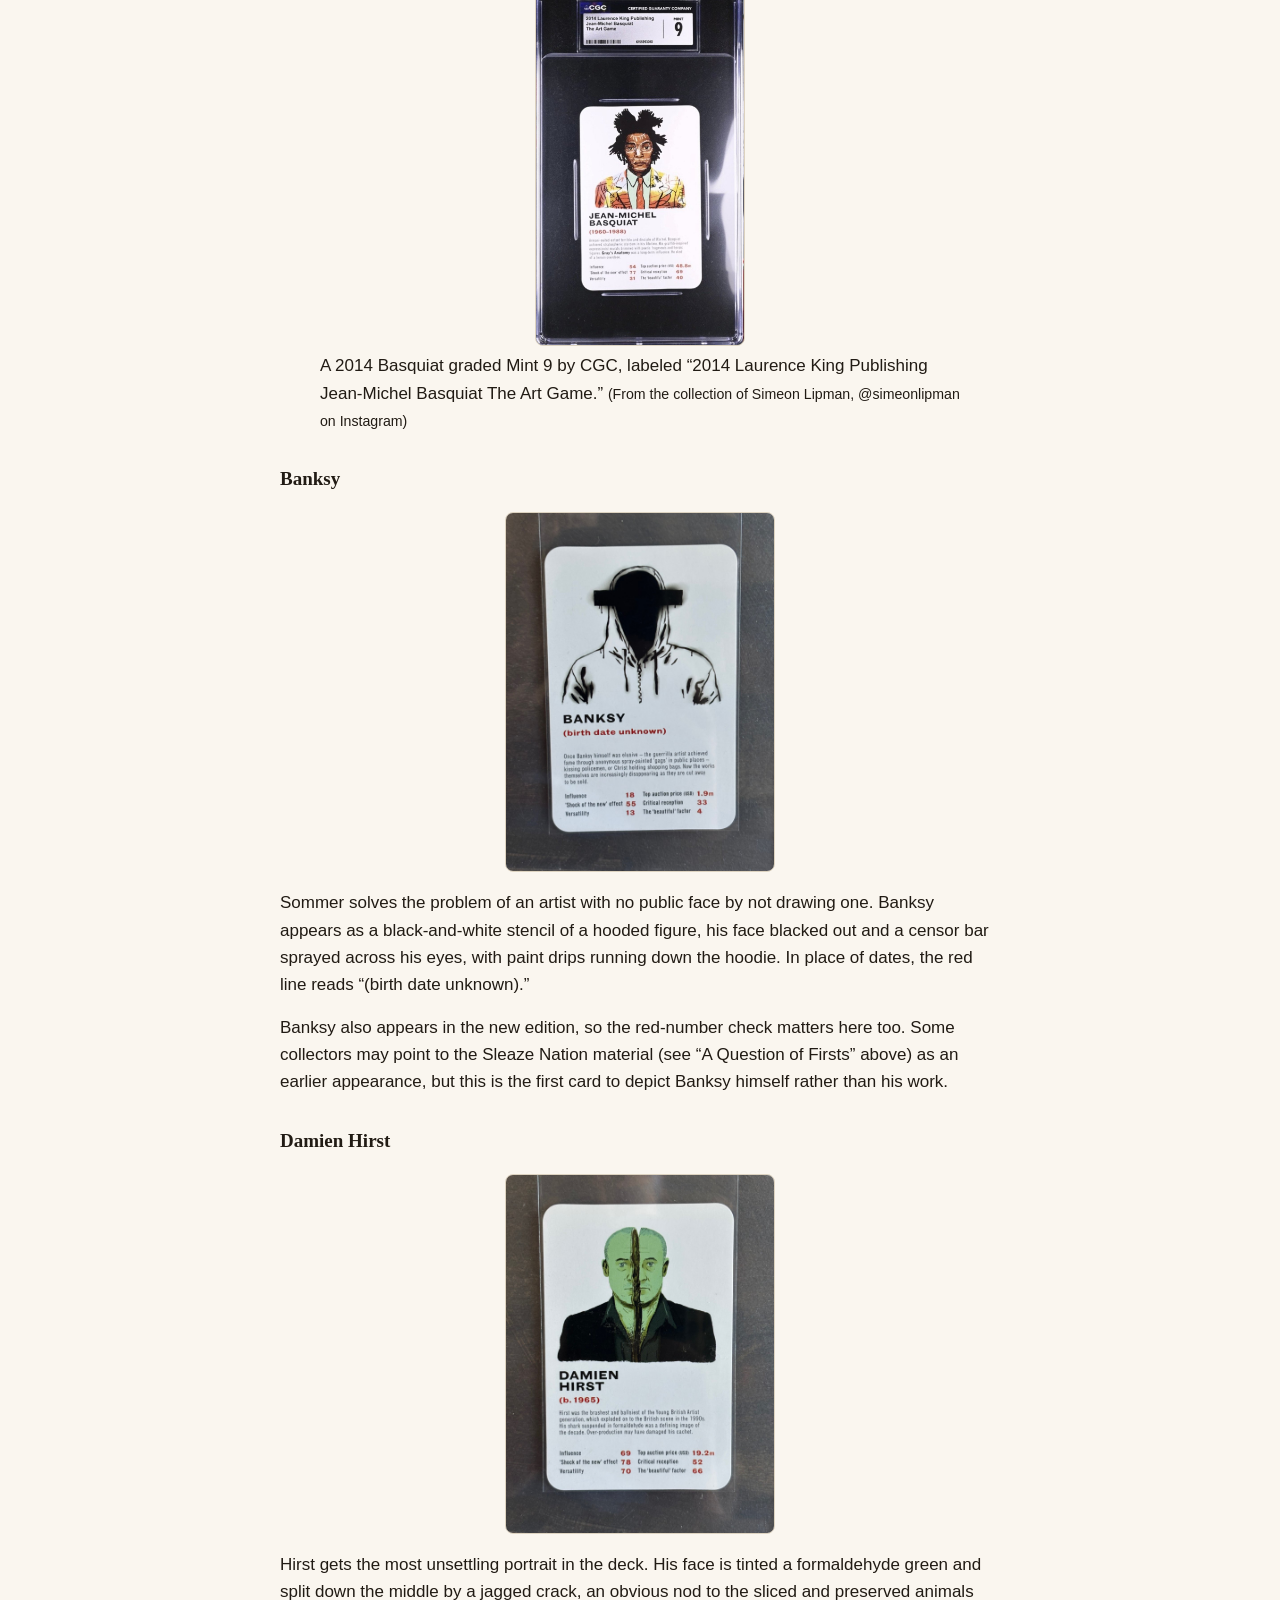
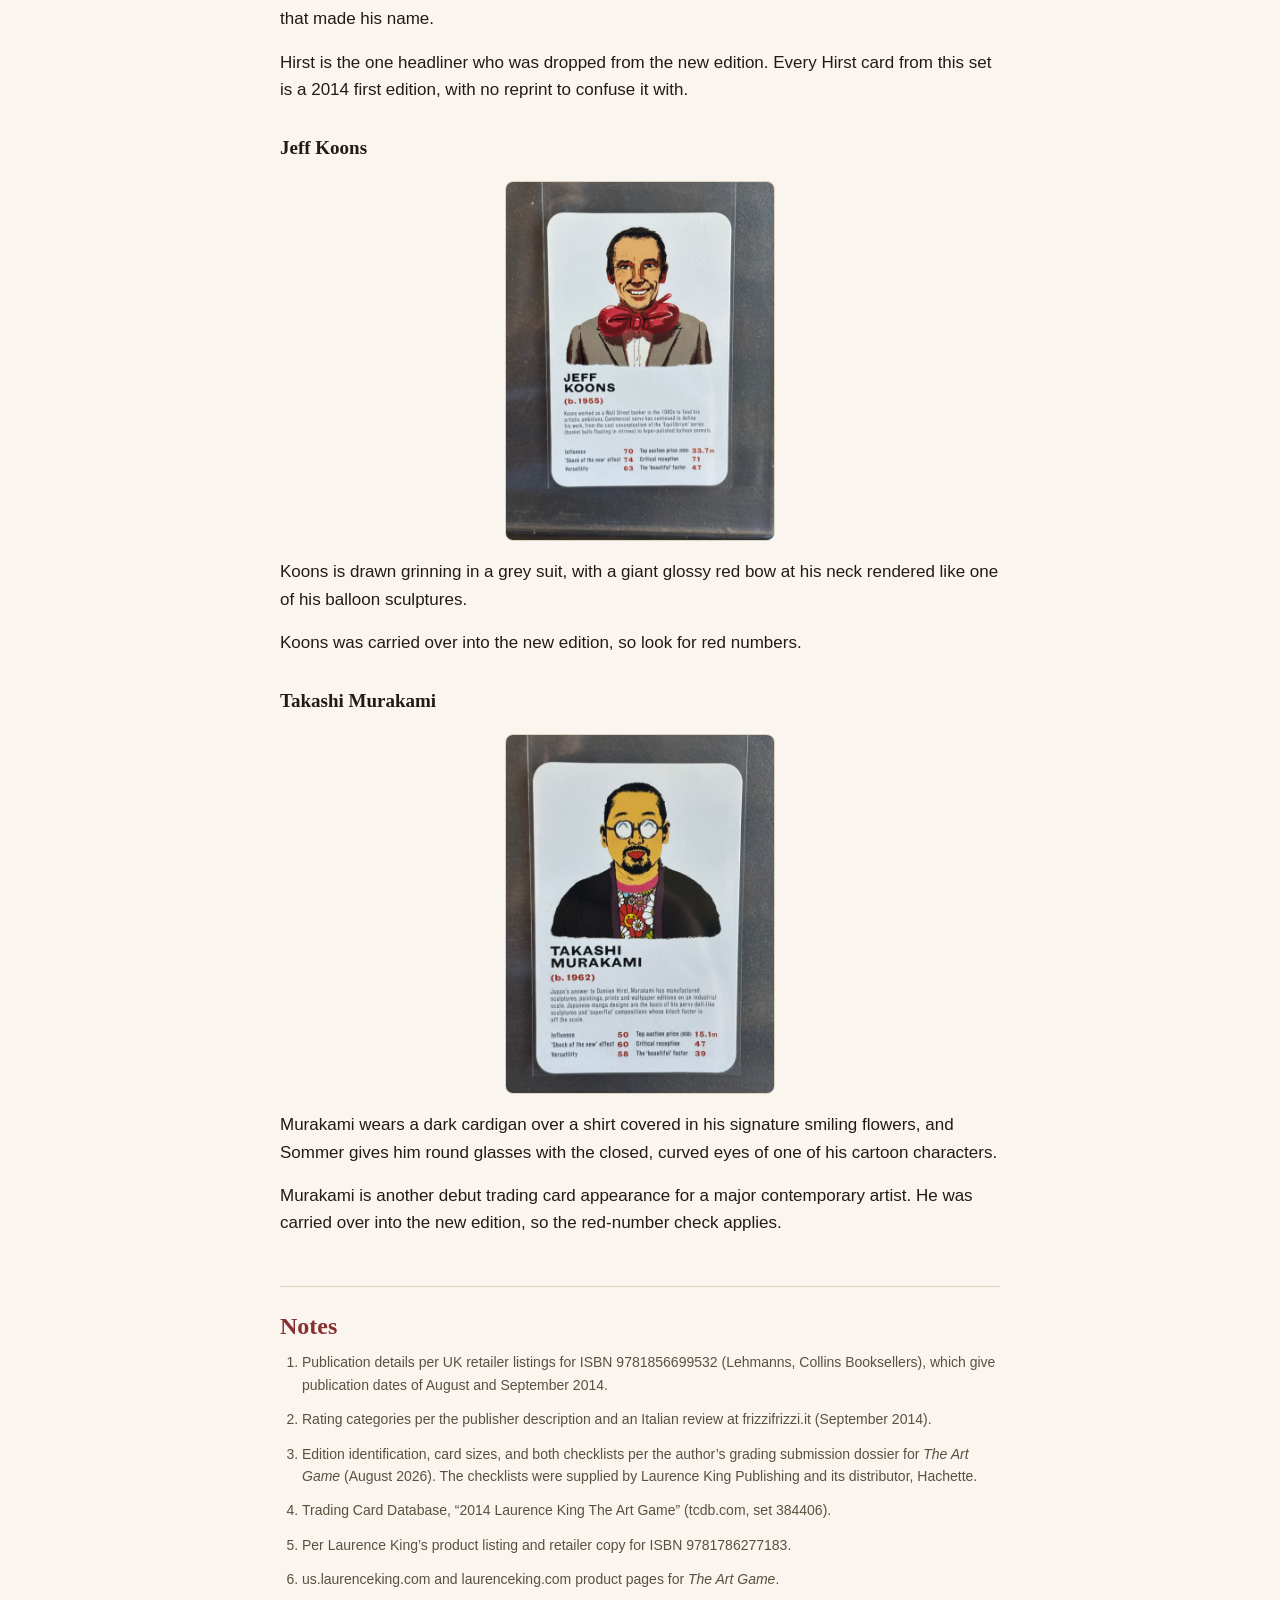
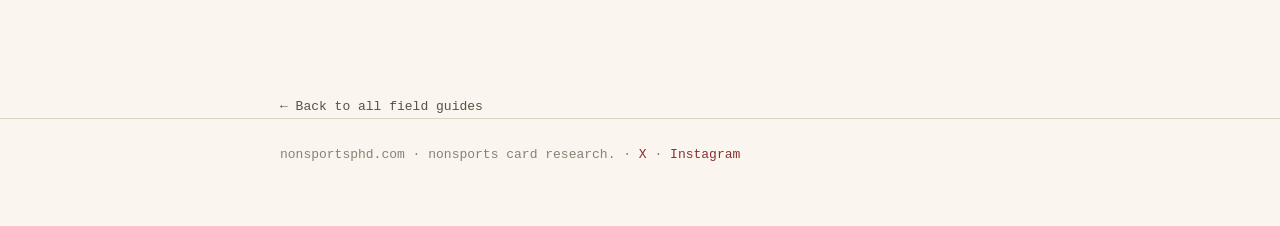
<file: articles/the-art-game-2014-first-appearances.html>
<!DOCTYPE html>
<html lang="en">
<head>
<meta charset="UTF-8">
<meta name="viewport" content="width=device-width, initial-scale=1.0">
<title>The 2014 Laurence King The Art Game: An Overlooked Treasure for Non-Sport Card Collectors &mdash; nonsportsphd</title>
<meta name="description" content="Jean-Michel Basquiat, Banksy, Damien Hirst and Jeff Koons all made their trading card debuts in a 2014 art card game. How to tell the first edition from the reissue, both checklists, and the key cards.">
<link rel="canonical" href="https://nonsportsphd.com/articles/the-art-game-2014-first-appearances.html">
<meta name="robots" content="index, follow">
<meta name="author" content="nonsportsphd">
<link rel="alternate" type="application/rss+xml" title="nonsportsphd" href="/feed.xml">

<meta property="og:type" content="article">
<meta property="og:site_name" content="nonsportsphd">
<meta property="og:title" content="The 2014 Laurence King The Art Game: An Overlooked Treasure for Non-Sport Card Collectors">
<meta property="og:description" content="Jean-Michel Basquiat, Banksy, Damien Hirst and Jeff Koons all made their trading card debuts in a 2014 art card game. How to tell the first edition from the reissue, both checklists, and the key cards.">
<meta property="og:url" content="https://nonsportsphd.com/articles/the-art-game-2014-first-appearances.html">
<meta property="og:image" content="https://nonsportsphd.com/images/og/og-art-game-2014.jpg">
<meta property="og:image:width" content="1200">
<meta property="og:image:height" content="630">

<meta name="twitter:card" content="summary_large_image">
<meta name="twitter:site" content="@nonsportsphd">
<meta name="twitter:title" content="The 2014 Laurence King The Art Game: An Overlooked Treasure for Non-Sport Card Collectors">
<meta name="twitter:description" content="Jean-Michel Basquiat, Banksy, Damien Hirst and Jeff Koons all made their trading card debuts in a 2014 art card game. How to tell the first edition from the reissue, both checklists, and the key cards.">
<meta name="twitter:image" content="https://nonsportsphd.com/images/og/og-art-game-2014.jpg">

<link rel="icon" href="data:image/svg+xml,<svg xmlns=%22http://www.w3.org/2000/svg%22 viewBox=%220 0 100 100%22><rect width=%22100%22 height=%22100%22 rx=%2218%22 fill=%22%238a2f2f%22/><text x=%2250%22 y=%2266%22 font-size=%2255%22 text-anchor=%22middle%22 fill=%22%23faf6ef%22 font-family=%22Georgia,serif%22>N</text></svg>">
<link rel="stylesheet" href="../css/style.css">

<script type="application/ld+json">
{
  "@context": "https://schema.org",
  "@type": "Article",
  "headline": "The 2014 Laurence King The Art Game: An Overlooked Treasure for Non-Sport Card Collectors",
  "description": "Jean-Michel Basquiat, Banksy, Damien Hirst and Jeff Koons all made their trading card debuts in a 2014 art card game. How to tell the first edition from the reissue, both checklists, and the key cards.",
  "author": {
    "@type": "Person",
    "name": "nonsportsphd",
    "url": "https://nonsportsphd.com/",
    "sameAs": ["https://x.com/nonsportsphd", "https://instagram.com/nonsportsphd"]
  },
  "publisher": {
    "@type": "Organization",
    "name": "nonsportsphd"
  },
  "mainEntityOfPage": "https://nonsportsphd.com/articles/the-art-game-2014-first-appearances.html",
  "image": "https://nonsportsphd.com/images/og/og-art-game-2014.jpg",
  "datePublished": "2026-10-18",
  "dateModified": "2026-10-18"
}
</script>
</head>
<body>

<header class="masthead">
  <div class="wrap">
    <div>
      <div class="wordmark"><a href="../index.html">nonsports<span>phd</span></a></div>
      <div class="tagline">Notes from the deep end of non-sports card collecting</div>
    </div>
    <nav class="site-nav">
      <a href="../index.html">Articles</a>
      <a href="../index.html#about">About</a>
      <a href="https://x.com/nonsportsphd" target="_blank" rel="noopener">X</a>
      <a href="https://instagram.com/nonsportsphd" target="_blank" rel="noopener">Instagram</a>
    </nav>
  </div>
</header>

<div class="wrap">

  <div class="article-header">
    <div class="article-kicker">Field Guide &middot; The Art Game (2014)</div>
    <div class="article-meta">Published October 2026</div>
  </div>

  <article class="post-body">
<h1 id="the-art-game">The 2014 Laurence King <i>The Art Game</i>: An Overlooked Treasure for Non-Sport Card Collectors</h1>
<p>As a longtime non-sport trading card collector, I find it genuinely shocking that Jean-Michel Basquiat did not make his trading card debut until 2014. Basquiat caught fire in the early 1980s, and he has remained a cultural touchstone ever since. His influence on contemporary art and popular culture has endured for decades, making his absence from the trading card world all the more remarkable. I honestly can&rsquo;t think of another comparably important cultural figure who went roughly three decades without appearing on a trading card, particularly given the 1980s and 1990s, when it seemed like the hobby was producing cards for practically every human being on the planet. For collectors who place a premium on first appearances, Basquiat&rsquo;s inclusion in the 2014 Laurence King <i>The Art Game</i> is a genuinely significant discovery, and one that I suspect many collectors have yet to fully appreciate.</p>
<p>And Basquiat isn&rsquo;t the only reason this set deserves attention. The 2014 edition also features the first trading card appearances of major contemporary artists including Damien Hirst, Jeff Koons, and Banksy, among others. That&rsquo;s an extraordinary lineup of first appearances to find hiding in a relatively under-the-radar release. First appearances have long been a major draw for non-sport collectors, whether the subject is a beloved fictional character, a cultural icon, or a real-life figure whose influence extends far beyond the hobby. Yet artists of this stature have largely escaped the attention of collectors who might otherwise be eager to add their debut cards to their collections. The result is a set with considerable historical significance that remains surprisingly easy to overlook when discussing important non-sport releases.</p>
<p>The cards themselves are also beautiful objects. The artwork, color choices, and overall production quality give <i>The Art Game</i> an aesthetic appeal that goes beyond the importance of its checklist. This isn&rsquo;t simply a set worth tracking down because of the names on the cards; it&rsquo;s a set worth appreciating for how those artists are presented. Collectors should also be aware that there are two distinct versions: the original 2014 release and a later expanded edition. The two can be differentiated by the size of the cards, their card backs, somewhat different checklists, and variations in the colors used on some card fronts. For anyone pursuing these first appearances, distinguishing between the editions is essential.</p>
<h2 id="a-question-of-firsts">A Question of Firsts</h2>
<p>In 1999, Sleaze Nation magazine included trading cards in some of its issues, including cards depicting artwork by Banksy. This raises an interesting question for collectors who focus on artists&rsquo; first trading card appearances: does a card featuring an artist&rsquo;s own likeness count as their first appearance, or should an earlier card depicting their artwork also qualify? A similar discussion applies to Andy Warhol, who was depicted in Don Celender&rsquo;s 1971 Artball cards, while an earlier Spanish set, Bello&rsquo;s c.1967 El Mundo de la Pintura (#278), featured his Campbell&rsquo;s tomato soup can artwork. These distinctions can complicate the question of what constitutes a true first appearance, particularly when collecting artists rather than fictional characters or performers. For the purposes of this discussion, the distinction between a card depicting an artist and one depicting their work is worth keeping in mind.</p>
<figure>
<img width="907" height="1329" loading="lazy" decoding="async" class="img-lg" src="./images/warhol-1967-bello-el-mundo-de-la-pintura-278-cgc.jpg" alt="c.1967 Bello El Mundo de la Pintura #278 Andy Warhol, CGC 1.5" />
<figcaption>The work: Bello&rsquo;s c.1967 El Mundo de la Pintura #278 shows four of Warhol&rsquo;s Campbell&rsquo;s soup cans, but not Warhol himself. <small>(From the collection of Simeon Lipman, @simeonlipman on Instagram)</small></figcaption>
</figure>

<figure>
<img width="619" height="1041" loading="lazy" decoding="async" class="img-lg" src="./images/warhol-1971-celender-artball-cgc.jpg" alt="1971 Don Celender Artball Andy Warhol, CGC 8" />
<figcaption>The artist: Don Celender&rsquo;s 1971 Artball card puts Warhol&rsquo;s face on a ballplayer&rsquo;s body, cast as an outfielder for the &ldquo;Yankz.&rdquo; <small>(From the collection of Simeon Lipman, @simeonlipman on Instagram)</small></figcaption>
</figure>

<h2 id="the-set">The Set</h2>
<p><strong>Title:</strong> <i>The Art Game: Artists&rsquo; Trump Cards</i><br />
<strong>Publisher:</strong> Magma for Laurence King (Laurence King Publishing, London)<br />
<strong>Released:</strong> Summer 2014 (UK listings give August to September 2014)<br />
<strong>Text:</strong> James Cahill, a London art writer<br />
<strong>Illustrations:</strong> Mikkel Sommer, a Danish illustrator born in 1987 who works in illustration, animation design, and comics<br />
<strong>Cards:</strong> 32<br />
<strong>Card size:</strong> 2 9/16&rdquo; × 3 7/8&rdquo;<br />
<strong>ISBN:</strong> 9781856699532<sup>1</sup></p>
<p><i>The Art Game</i> is a trumps-style card game, the same basic mechanic as Top Trumps. Each card pairs an illustrated portrait of an artist with a short bio and a set of ratings, and players pit artists against each other on six categories: Influence, &ldquo;Shock of the New&rdquo; effect, Versatility, Top auction price, Critical reception, and The &ldquo;beautiful&rdquo; factor.<sup>2</sup> On the 2014 cards, the category scores and the artist&rsquo;s birth and death years are printed in red.</p>
<p>Laurence King&rsquo;s distributor, Hachette, has confirmed the 2014 release as the first edition, and the publisher and Hachette supplied the checklists for both editions.<sup>3</sup> The set is listed on the Trading Card Database, and both SGC and CGC already grade it.<sup>4</sup></p>
<h2 id="the-2014-first-edition-checklist">The 2014 First Edition Checklist</h2>
<p>The first edition has 32 artists:</p>
<p>Marina Abramović, Francis Bacon, <strong>Banksy</strong>, <strong>Jean-Michel Basquiat</strong>, Joseph Beuys, Louise Bourgeois, Maurizio Cattelan, Marc Chagall, Christo and Jeanne-Claude, Salvador Dalí, Marcel Duchamp, Lucian Freud, Andreas Gursky, <strong>Damien Hirst</strong>, David Hockney, Edward Hopper, Frida Kahlo, <strong>Jeff Koons</strong>, René Magritte, Henri Matisse, Piet Mondrian, Takashi Murakami, Bruce Nauman, Pablo Picasso, Jackson Pollock, Robert Rauschenberg, Gerhard Richter, Aleksandr Rodchenko, Mark Rothko, Cindy Sherman, Andy Warhol, Ai Weiwei.</p>
<p>Three of these artists, Damien Hirst, Andreas Gursky, and Ai Weiwei, appear only in the 2014 edition. They were dropped from the later reissue, so their 2014 cards are the only version in this set.</p>
<p>Beyond the four headliners, names like Ai Weiwei, Takashi Murakami, Maurizio Cattelan, Andreas Gursky, and Marina Abramović are worth a look for anyone chasing first appearances.</p>
<h2 id="the-20202021-new-edition-checklist">The 2020/2021 New Edition Checklist</h2>
<p>The new edition has 50 artists. The 21 added for this edition are marked with an asterisk (*).</p>
<p>Marina Abramović, Njideka Akunyili Crosby<i>, Diane Arbus</i>, Francis Bacon, Banksy, Jean-Michel Basquiat, Joseph Beuys, Louise Bourgeois, Sophie Calle<i>, Leonora Carrington</i>, Maurizio Cattelan, Marc Chagall, Christo and Jeanne-Claude, Lygia Clark<i>, Salvador Dalí, Sonia Delaunay</i>, Marcel Duchamp, Tracey Emin<i>, Lucian Freud, Nan Goldin</i>, Guerrilla Girls<i>, Mona Hatoum</i>, David Hockney, Edward Hopper, Frida Kahlo, Jeff Koons, Barbara Kruger<i>, Yayoi Kusama</i>, René Magritte, Henri Matisse, Ana Mendieta<i>, Piet Mondrian, Takashi Murakami, Bruce Nauman, Georgia O&rsquo;Keeffe</i>, Yoko Ono<i>, Meret Oppenheim</i>, Pablo Picasso, Jackson Pollock, Robert Rauschenberg, Paula Rego<i>, Gerhard Richter, Bridget Riley</i>, Aleksandr Rodchenko, Mark Rothko, Cindy Sherman, Hito Steyerl<i>, Kara Walker</i>, Andy Warhol, Rachel Whiteread*.</p>
<h2 id="telling-the-editions-apart">Telling the Editions Apart</h2>
<h3 id="the-red-number-first-edition-2014">The &ldquo;Red Number&rdquo; first edition (2014)</h3>
<ul>
<li><strong>Red numbers.</strong> The category scores and the birth and death years are printed in red.</li>
<li><strong>Artist bio.</strong> Each card has a paragraph describing the artist. The new edition does not.</li>
<li><strong>Card back.</strong> An elderly man seen from behind, standing in front of a painting in a museum.</li>
<li><strong>Size.</strong> 2 9/16&rdquo; × 3 7/8&rdquo;, larger than the new edition.</li>
<li><strong>Checklist.</strong> 32 artists.</li>
</ul>
<h3 id="the-black-number-new-edition-20202021">The &ldquo;Black Number&rdquo; new edition (2020/2021)</h3>
<p>Laurence King reissued the game as <i>The Art Game: New Edition, Fifty Cards</i>, with a new ISBN (9781786277183). The expanded deck has 50 cards and was rebuilt to address the gender imbalance of the original, with an equal split of male and female artists. Holly Black joined James Cahill as co-writer, and Mikkel Sommer returned as illustrator.<sup>5</sup> The box carries a 2020 copyright. The publisher&rsquo;s US site dates it to September 22, 2020, and its UK site to March 4, 2021.<sup>6</sup></p>
<ul>
<li><strong>Black numbers only.</strong> No red numbers appear anywhere on the front.</li>
<li><strong>No artist bio</strong> on the card.</li>
<li><strong>Card back.</strong> Concentric rectangles in various colors.</li>
<li><strong>Size.</strong> 2 1/2&rdquo; × 3 1/2&rdquo;, standard trading card size.</li>
<li><strong>Checklist.</strong> 50 artists: 29 carried over from 2014, plus 21 new.</li>
</ul>
<p>Basquiat, Koons, and Banksy all carried over, so each has a card in both editions. For those three, only the red-number 2014 card is the first appearance. Hirst is the reverse case: he was dropped from the new edition, which means every Hirst card from this set is a 2014 first edition. (Retailer copy for the new edition still uses &ldquo;Hirst or Emin&rdquo; as a hook, but Hirst isn&rsquo;t in the 50-card checklist.)</p>
<p><strong>The quick test:</strong> If the numbers on the front are red, it&rsquo;s the 2014 first edition. If they&rsquo;re all black, it&rsquo;s the new edition.</p>
<figure>
<img width="611" height="456" loading="lazy" decoding="async" class="img-lg img-wide" src="./images/art-game-basquiat-fronts-new-vs-2014.jpg" alt="Basquiat fronts: new edition on the left, 2014 first edition on the right" />
<figcaption>Fronts: the new edition (left) has black numbers and no bio. The 2014 first edition (right) is larger, prints its dates and scores in red, and has a bio paragraph.</figcaption>
</figure>

<figure>
<img width="619" height="455" loading="lazy" decoding="async" class="img-lg img-wide" src="./images/art-game-backs-new-vs-2014.jpg" alt="Card backs: new edition on the left, 2014 first edition on the right" />
<figcaption>Backs: the new edition&rsquo;s concentric rectangles (left) and the 2014 museum-goer (right).</figcaption>
</figure>

<h2 id="key-cards">Key Cards</h2>
<p>What makes Sommer&rsquo;s portraits work is that most of them fold the artist&rsquo;s own work into the picture. Basquiat wears one of his paintings as a suit, Koons wears a balloon sculpture as a bow tie, and Hirst is split down the middle like one of his bisected animals.</p>
<h3 id="jean-michel-basquiat">Jean-Michel Basquiat</h3>
<figure>
<img width="1200" height="1600" loading="lazy" decoding="async" class="img-lg" src="./images/art-game-2014-basquiat.jpg" alt="2014 The Art Game Jean-Michel Basquiat card" />
</figure>
<p>This is Basquiat&rsquo;s first trading card appearance. He was carried over into the new edition with the same portrait, so check for red numbers to be sure you have the 2014 card.</p>
<figure>
<img width="803" height="1377" loading="lazy" decoding="async" class="img-lg" src="./images/art-game-2014-basquiat-cgc-9.jpg" alt="2014 The Art Game Jean-Michel Basquiat, CGC Mint 9" />
<figcaption>A 2014 Basquiat graded Mint 9 by CGC, labeled &ldquo;2014 Laurence King Publishing Jean-Michel Basquiat The Art Game.&rdquo; <small>(From the collection of Simeon Lipman, @simeonlipman on Instagram)</small></figcaption>
</figure>

<h3 id="banksy">Banksy</h3>
<figure>
<img width="1200" height="1600" loading="lazy" decoding="async" class="img-lg" src="./images/art-game-2014-banksy.jpg" alt="2014 The Art Game Banksy card" />
</figure>
<p>Sommer solves the problem of an artist with no public face by not drawing one. Banksy appears as a black-and-white stencil of a hooded figure, his face blacked out and a censor bar sprayed across his eyes, with paint drips running down the hoodie. In place of dates, the red line reads &ldquo;(birth date unknown).&rdquo;</p>
<p>Banksy also appears in the new edition, so the red-number check matters here too. Some collectors may point to the Sleaze Nation material (see &ldquo;A Question of Firsts&rdquo; above) as an earlier appearance, but this is the first card to depict Banksy himself rather than his work.</p>
<h3 id="damien-hirst">Damien Hirst</h3>
<figure>
<img width="1200" height="1600" loading="lazy" decoding="async" class="img-lg" src="./images/art-game-2014-hirst.jpg" alt="2014 The Art Game Damien Hirst card" />
</figure>
<p>Hirst gets the most unsettling portrait in the deck. His face is tinted a formaldehyde green and split down the middle by a jagged crack, an obvious nod to the sliced and preserved animals that made his name.</p>
<p>Hirst is the one headliner who was dropped from the new edition. Every Hirst card from this set is a 2014 first edition, with no reprint to confuse it with.</p>
<h3 id="jeff-koons">Jeff Koons</h3>
<figure>
<img width="1200" height="1600" loading="lazy" decoding="async" class="img-lg" src="./images/art-game-2014-koons.jpg" alt="2014 The Art Game Jeff Koons card" />
</figure>
<p>Koons is drawn grinning in a grey suit, with a giant glossy red bow at his neck rendered like one of his balloon sculptures.</p>
<p>Koons was carried over into the new edition, so look for red numbers.</p>
<h3 id="takashi-murakami">Takashi Murakami</h3>
<figure>
<img width="1200" height="1600" loading="lazy" decoding="async" class="img-lg" src="./images/art-game-2014-murakami.jpg" alt="2014 The Art Game Takashi Murakami card" />
</figure>
<p>Murakami wears a dark cardigan over a shirt covered in his signature smiling flowers, and Sommer gives him round glasses with the closed, curved eyes of one of his cartoon characters.</p>
<p>Murakami is another debut trading card appearance for a major contemporary artist. He was carried over into the new edition, so the red-number check applies.</p>
<h2 id="notes">Notes</h2>
<ol>
<li>Publication details per UK retailer listings for ISBN 9781856699532 (Lehmanns, Collins Booksellers), which give publication dates of August and September 2014.</li>
<li>Rating categories per the publisher description and an Italian review at frizzifrizzi.it (September 2014).</li>
<li>Edition identification, card sizes, and both checklists per the author&rsquo;s grading submission dossier for <i>The Art Game</i> (August 2026). The checklists were supplied by Laurence King Publishing and its distributor, Hachette.</li>
<li>Trading Card Database, &ldquo;2014 Laurence King The Art Game&rdquo; (tcdb.com, set 384406).</li>
<li>Per Laurence King&rsquo;s product listing and retailer copy for ISBN 9781786277183.</li>
<li>us.laurenceking.com and laurenceking.com product pages for <i>The Art Game</i>.</li>
</ol>
  </article>

  <a class="back-link" href="../index.html">&larr; Back to all field guides</a>

</div>

<footer class="site-footer">
  <div class="wrap">
    nonsportsphd.com &middot; nonsports card research. &middot; <a href="https://x.com/nonsportsphd" target="_blank" rel="noopener">X</a> &middot; <a href="https://instagram.com/nonsportsphd" target="_blank" rel="noopener">Instagram</a>
  </div>
</footer>

</body>
</html>
</file>
<file: css/style.css>
/* nonsportsphd.com - shared styles */

:root {
  --paper: #faf6ef;
  --paper-raised: #ffffff;
  --ink: #211b14;
  --ink-soft: #5a5041;
  --ink-faint: #8a8071;
  --rule: #ddd3c0;
  --accent: #8a2f2f;       /* card-box maroon */
  --accent-soft: #b3573f;  /* faded orange-red, like old cardboard stock */
  --gold: #a9812f;         /* foil gold */
  --tag-bg: #f0e6d2;
  --code-bg: #f1ece0;
  --shadow: 0 1px 2px rgba(33, 27, 20, 0.06), 0 8px 24px rgba(33, 27, 20, 0.06);

  --serif: "Iowan Old Style", "Palatino Linotype", Palatino, Georgia, "Times New Roman", serif;
  --sans: -apple-system, BlinkMacSystemFont, "Segoe UI", Roboto, Helvetica, Arial, sans-serif;
  --mono: "SFMono-Regular", Consolas, "Liberation Mono", Menlo, monospace;
}

@media (prefers-color-scheme: dark) {
  :root:not([data-theme="light"]) {
    --paper: #17140f;
    --paper-raised: #201c15;
    --ink: #ecе4d4;
    --ink: #ece4d4;
    --ink-soft: #beb29a;
    --ink-faint: #8a8071;
    --rule: #3a3325;
    --accent: #d97b5f;
    --accent-soft: #e0a36e;
    --gold: #d7ae5c;
    --tag-bg: #2a2418;
    --code-bg: #201c15;
    --shadow: 0 1px 2px rgba(0, 0, 0, 0.3), 0 8px 24px rgba(0, 0, 0, 0.35);
  }
}

:root[data-theme="dark"] {
  --paper: #17140f;
  --paper-raised: #201c15;
  --ink: #ece4d4;
  --ink-soft: #beb29a;
  --ink-faint: #8a8071;
  --rule: #3a3325;
  --accent: #d97b5f;
  --accent-soft: #e0a36e;
  --gold: #d7ae5c;
  --tag-bg: #2a2418;
  --code-bg: #201c15;
  --shadow: 0 1px 2px rgba(0, 0, 0, 0.3), 0 8px 24px rgba(0, 0, 0, 0.35);
}

* { box-sizing: border-box; }

html {
  -webkit-text-size-adjust: 100%;
}

body {
  margin: 0;
  background: var(--paper);
  color: var(--ink);
  font-family: var(--sans);
  font-size: 17px;
  line-height: 1.6;
  -webkit-font-smoothing: antialiased;
}

a {
  color: var(--accent);
  text-decoration: none;
}
a:hover { text-decoration: underline; }

img { max-width: 100%; display: block; }

.wrap {
  max-width: 760px;
  margin: 0 auto;
  padding: 0 20px;
}

/* Hero collage */

.collage-hero {
  position: relative;
  overflow: hidden;
  background: radial-gradient(ellipse at 50% 0%, #2a251b 0%, #17140f 65%, #100e0a 100%);
  padding: 74px 0 64px;
  border-bottom: 3px double var(--gold);
  min-height: 600px;
}

.collage-hero .cards {
  position: absolute;
  inset: 0;
}

.collage-hero .cards img {
  position: absolute;
  box-shadow: 0 14px 34px rgba(0, 0, 0, 0.55);
}

/* 15 cards run an oval overlapping the title plate. Positions are arc-length
   spaced around the ellipse (not evenly by angle), because equal angle steps
   on a wide ellipse bunch points at the sides and leave gaps top/bottom. */
.collage-hero .card-1  { top: 20.0%; left: 50.0%; width: 142px; transform: translate(-50%, -50%) rotate(-2deg);  z-index: 1; }
.collage-hero .card-2  { top: 21.4%; left: 62.1%; width: 143px; transform: translate(-50%, -50%) rotate(12deg);  z-index: 1; }
.collage-hero .card-3  { top: 26.0%; left: 74.0%; width: 158px; transform: translate(-50%, -50%) rotate(4deg);   z-index: 1; }
.collage-hero .card-4  { top: 35.6%; left: 85.1%; width: 130px; transform: translate(-50%, -50%) rotate(10deg);  z-index: 1; }
.collage-hero .card-5  { top: 55.8%; left: 89.2%; width: 135px; transform: translate(-50%, -50%) rotate(-13deg); z-index: 1; }
.collage-hero .card-6  { top: 70.1%; left: 79.7%; width: 137px; transform: translate(-50%, -50%) rotate(2deg);   z-index: 1; }
.collage-hero .card-7  { top: 76.8%; left: 68.1%; width: 143px; transform: translate(-50%, -50%) rotate(-3deg);  z-index: 1; }
.collage-hero .card-8  { top: 79.7%; left: 56.0%; width: 134px; transform: translate(-50%, -50%) rotate(-8deg);  z-index: 1; }
.collage-hero .card-9  { top: 79.7%; left: 43.9%; width: 136px; transform: translate(-50%, -50%) rotate(4deg);   z-index: 1; }
.collage-hero .card-10 { top: 76.8%; left: 31.9%; width: 143px; transform: translate(-50%, -50%) rotate(-10deg); z-index: 1; }
.collage-hero .card-11 { top: 70.1%; left: 20.3%; width: 138px; transform: translate(-50%, -50%) rotate(-9deg);  z-index: 3; }
.collage-hero .card-12 { top: 55.8%; left: 10.8%; width: 141px; transform: translate(-50%, -50%) rotate(-9deg);  z-index: 1; }
.collage-hero .card-13 { top: 35.6%; left: 14.9%; width: 131px; transform: translate(-50%, -50%) rotate(4deg);   z-index: 1; }
.collage-hero .card-14 { top: 26.0%; left: 26.0%; width: 144px; transform: translate(-50%, -50%) rotate(12deg);  z-index: 1; }
.collage-hero .card-15 { top: 21.4%; left: 37.9%; width: 141px; transform: translate(-50%, -50%) rotate(-12deg); z-index: 1; }

.collage-hero .hero-copy {
  position: absolute;
  top: 50%;
  left: 50%;
  transform: translate(-50%, -50%);
  z-index: 2;
  text-align: center;
  width: 100%;
}

.collage-hero .site-title {
  font-family: var(--serif);
  font-weight: 700;
  font-size: 64px;
  letter-spacing: 0.01em;
  color: #fdfaf2;
  margin: 0;
  text-shadow: 0 3px 0 rgba(0,0,0,0.4), 0 18px 40px rgba(0,0,0,0.55);
}
.collage-hero .site-title span { color: var(--accent-soft); }

.collage-hero .hero-tagline {
  font-family: var(--mono);
  font-size: 13px;
  letter-spacing: 0.14em;
  text-transform: uppercase;
  color: #cabf9f;
  margin: 14px 0 0;
}

.collage-hero .hero-plate {
  display: inline-block;
  background: rgba(23, 20, 15, 0.72);
  border: 1px solid rgba(215, 174, 92, 0.35);
  border-radius: 14px;
  padding: 26px 42px;
  backdrop-filter: blur(2px);
}

nav.site-nav-secondary {
  background: var(--paper-raised);
  border-bottom: 1px solid var(--rule);
}
nav.site-nav-secondary .wrap {
  display: flex;
  justify-content: center;
  gap: 28px;
  padding: 12px 0;
  font-family: var(--mono);
  font-size: 13px;
  letter-spacing: 0.05em;
  text-transform: uppercase;
}
nav.site-nav-secondary a { color: var(--ink-soft); }
nav.site-nav-secondary a:hover { color: var(--accent); }

@media (max-width: 680px) {
  .collage-hero { padding: 0; min-height: 320px; }
  .collage-hero .site-title { font-size: 38px; }
  .collage-hero .hero-plate { padding: 18px 22px; }
  .collage-hero .cards img { display: none; }
  /* Only four cards survive on phone width, reset to plain corners */
  .collage-hero .card-1,
  .collage-hero .card-3,
  .collage-hero .card-13,
  .collage-hero .card-8 { display: block !important; width: 78px !important; opacity: 1; z-index: 1; }
  .collage-hero .card-1  { top: 6%;  left: 6%;  transform: rotate(-9deg); }
  .collage-hero .card-3  { top: 6%;  left: 94%; transform: translateX(-100%) rotate(9deg); }
  .collage-hero .card-13 { top: 92%; left: 6%;  transform: translateY(-100%) rotate(6deg); }
  .collage-hero .card-8  { top: 92%; left: 94%; transform: translate(-100%, -100%) rotate(-7deg); }
}

/* Masthead */

.masthead {
  border-bottom: 3px double var(--rule);
  padding: 28px 0 18px;
  background: var(--paper-raised);
}

.masthead .wrap {
  display: flex;
  align-items: baseline;
  justify-content: space-between;
  flex-wrap: wrap;
  gap: 10px 24px;
}

.wordmark {
  font-family: var(--serif);
  font-weight: 700;
  font-size: 28px;
  letter-spacing: 0.01em;
  color: var(--ink);
}
.wordmark span { color: var(--accent); }
.wordmark a { color: inherit; text-decoration: none; }

.tagline {
  font-family: var(--mono);
  font-size: 12.5px;
  letter-spacing: 0.06em;
  text-transform: uppercase;
  color: var(--ink-faint);
}

nav.site-nav {
  display: flex;
  gap: 18px;
  font-family: var(--mono);
  font-size: 13px;
  letter-spacing: 0.03em;
  text-transform: uppercase;
}
nav.site-nav a { color: var(--ink-soft); }
nav.site-nav a:hover { color: var(--accent); }

/* Homepage */

.hero {
  padding: 46px 0 30px;
  border-bottom: 1px solid var(--rule);
}
.hero h1 {
  font-family: var(--serif);
  font-size: 34px;
  line-height: 1.25;
  margin: 0 0 12px;
}
.hero p {
  color: var(--ink-soft);
  font-size: 17px;
  max-width: 56ch;
  margin: 0;
}

.section-label {
  font-family: var(--mono);
  font-size: 12px;
  letter-spacing: 0.1em;
  text-transform: uppercase;
  color: var(--ink-faint);
  margin: 40px 0 16px;
  display: flex;
  align-items: center;
  gap: 10px;
}
.section-label::after {
  content: "";
  flex: 1;
  height: 1px;
  background: var(--rule);
}

.post-list { list-style: none; margin: 0 0 40px; padding: 0; }

.post-card {
  display: block;
  background: var(--paper-raised);
  border: 1px solid var(--rule);
  border-radius: 10px;
  padding: 22px 24px;
  margin-bottom: 16px;
  box-shadow: var(--shadow);
  transition: transform 0.12s ease, box-shadow 0.12s ease;
}
.post-card:hover {
  transform: translateY(-2px);
  text-decoration: none;
}
.post-card .post-kicker {
  font-family: var(--mono);
  font-size: 11.5px;
  letter-spacing: 0.08em;
  text-transform: uppercase;
  color: var(--accent-soft);
  margin-bottom: 8px;
}
.post-card h3 {
  font-family: var(--serif);
  font-size: 22px;
  margin: 0 0 8px;
  color: var(--ink);
}
.post-card p {
  color: var(--ink-soft);
  font-size: 15px;
  margin: 0;
}

.about-box {
  background: var(--tag-bg);
  border: 1px solid var(--rule);
  border-radius: 10px;
  padding: 22px 24px;
  margin-bottom: 48px;
  font-size: 15.5px;
  color: var(--ink-soft);
}
.about-box strong { color: var(--ink); }

footer.site-footer {
  border-top: 1px solid var(--rule);
  padding: 26px 0 60px;
  color: var(--ink-faint);
  font-size: 13px;
  font-family: var(--mono);
}

/* Article page */

.article-header {
  padding: 40px 0 8px;
}
.article-kicker {
  font-family: var(--mono);
  font-size: 12px;
  letter-spacing: 0.08em;
  text-transform: uppercase;
  color: var(--accent-soft);
  margin-bottom: 10px;
}
.article-meta {
  font-family: var(--mono);
  font-size: 13px;
  color: var(--ink-faint);
  margin: 14px 0 0;
}

article.post-body {
  padding-bottom: 60px;
}

article.post-body h1 {
  font-family: var(--serif);
  font-size: 32px;
  line-height: 1.25;
  margin: 6px 0 22px;
}

article.post-body h2 {
  font-family: var(--serif);
  font-size: 24px;
  color: var(--accent);
  margin: 46px 0 6px;
  padding-top: 20px;
  border-top: 1px solid var(--rule);
}

article.post-body h3 {
  font-family: var(--serif);
  font-size: 19px;
  margin: 30px 0 4px;
  color: var(--ink);
}

article.post-body h4 {
  font-family: var(--sans);
  font-weight: 600;
  font-size: 15px;
  margin: 20px 0 8px;
}

article.post-body p { margin: 0 0 16px; }

article.post-body p em:first-child,
article.post-body > p:has(> em:only-child) {
  color: var(--ink-soft);
}

article.post-body hr {
  border: none;
  border-top: 1px solid var(--rule);
  margin: 36px 0;
}

article.post-body ol,
article.post-body ul {
  padding-left: 22px;
  margin: 0 0 16px;
}
article.post-body li { margin-bottom: 8px; }

article.post-body strong { color: var(--ink); }

article.post-body img {
  border-radius: 8px;
  border: 1px solid var(--rule);
  margin: 18px auto 6px;
  max-width: 230px;
  max-height: 280px;
  width: auto;
  height: auto;
}

article.post-body img.img-lg {
  max-width: 300px;
  max-height: 360px;
}

article.post-body img.img-wide {
  max-width: 400px;
  max-height: 360px;
}

article.post-body p em {
  display: block;
  font-size: 13.5px;
  color: var(--ink-faint);
  margin: -2px 0 20px;
}

article.post-body blockquote {
  border-left: 3px solid var(--gold);
  margin: 20px 0;
  padding: 4px 0 4px 18px;
  color: var(--ink-soft);
  font-style: italic;
}

/* dating-note italic paragraphs right under the H1 */
article.post-body > p:nth-of-type(1) em,
article.post-body > p em {
  display: inline;
  font-size: inherit;
  color: inherit;
  margin: 0;
}
article.post-body > p:has(> em:only-child) {
  background: var(--tag-bg);
  border: 1px solid var(--rule);
  border-radius: 8px;
  padding: 14px 18px;
  font-size: 14.5px;
  color: var(--ink-soft);
}
article.post-body > p:has(> em:only-child) em {
  display: inline;
  font-size: inherit;
  color: inherit;
}

/* Notes / footnotes section */
#notes, h2#notes {
  margin-top: 50px;
}
article.post-body h2#notes ~ ol {
  font-size: 14px;
  color: var(--ink-soft);
  font-family: var(--sans);
}
article.post-body h2#notes ~ ol li { margin-bottom: 12px; }

/* Ranking list gets card-number styling */
h2#my-personal-ranking-of-the-early-harry-potter-cards ~ ol:first-of-type {
  counter-reset: rank;
}

.back-link {
  display: inline-block;
  margin: 30px 0 0;
  font-family: var(--mono);
  font-size: 13px;
  color: var(--ink-soft);
}

@media (max-width: 600px) {
  .wrap { padding: 0 16px; }
  .hero h1 { font-size: 27px; }
  article.post-body h1 { font-size: 26px; }
  article.post-body h2 { font-size: 21px; }
  .post-card { padding: 18px; }
}
</file>
